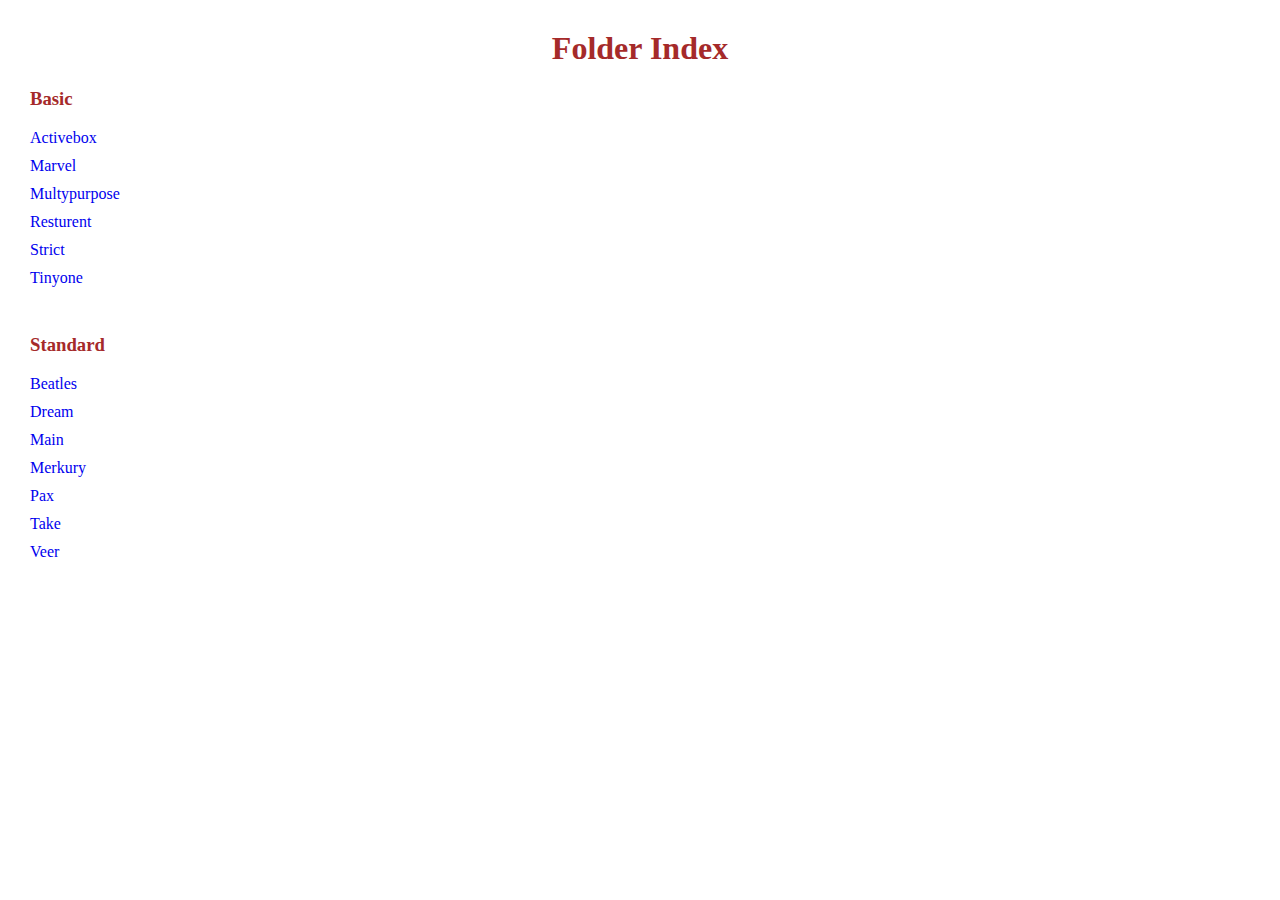
<file: index.html>
<!DOCTYPE html>
<html>
  <head>
    <meta charset="UTF-8" />
    <title>Folder Index</title>
    <style>
      /* Optional CSS styles for better appearance */
      body {
        font-family: Tahoma;
        margin: 30px;
      }

      h1 {
        text-align: center;
        color:brown;
      }

      h3 {
        color:brown;
      }

      ul {
        list-style-type: none;
        padding: 0;
      }

      li {
        margin-bottom: 10px;
      }

      a {
        text-decoration: none;
      }
    </style>
  </head>
  <body>
    <h1>Folder Index</h1>
    <ul id="folderList">
      <!-- Add a list item for each subfolder -->
      <h3>Basic</h3>
      <li><a href="Basic PSD/activebox/index.html" target="_blank">Activebox</a></li>
      <li><a href="Basic PSD/marvel/index.html" target="_blank">Marvel</a></li>
      <li><a href="Basic PSD/Multypurpose/index.html" target="_blank">Multypurpose</a></li>
      <li><a href="Basic PSD/resturent/index.html" target="_blank">Resturent</a></li>
      <li><a href="Basic PSD/strict/index.html" target="_blank">Strict</a></li>
      <li><a href="Basic PSD/tinyone/index.html" target="_blank">Tinyone</a></li>
      <br />
      <h3>Standard</h3>
      <li><a href="Standard PSD/beatles/index.html" target="_blank">Beatles</a></li>
      <li><a href="Standard PSD/dream/index.html" target="_blank">Dream</a></li>
      <li><a href="Standard PSD/main/index.html" target="_blank">Main</a></li>
      <li><a href="Standard PSD/merkury/index.html" target="_blank">Merkury</a></li>
      <li><a href="Standard PSD/Pax/index.html" target="_blank">Pax</a></li>
      <li><a href="Standard PSD/Take/index.html" target="_blank">Take</a></li>
      <li><a href="Standard PSD/veer/index.html" target="_blank">Veer</a></li>
      <!-- Add more list items for additional subfolders as needed -->
    </ul>
  </body>
</html>
</file>
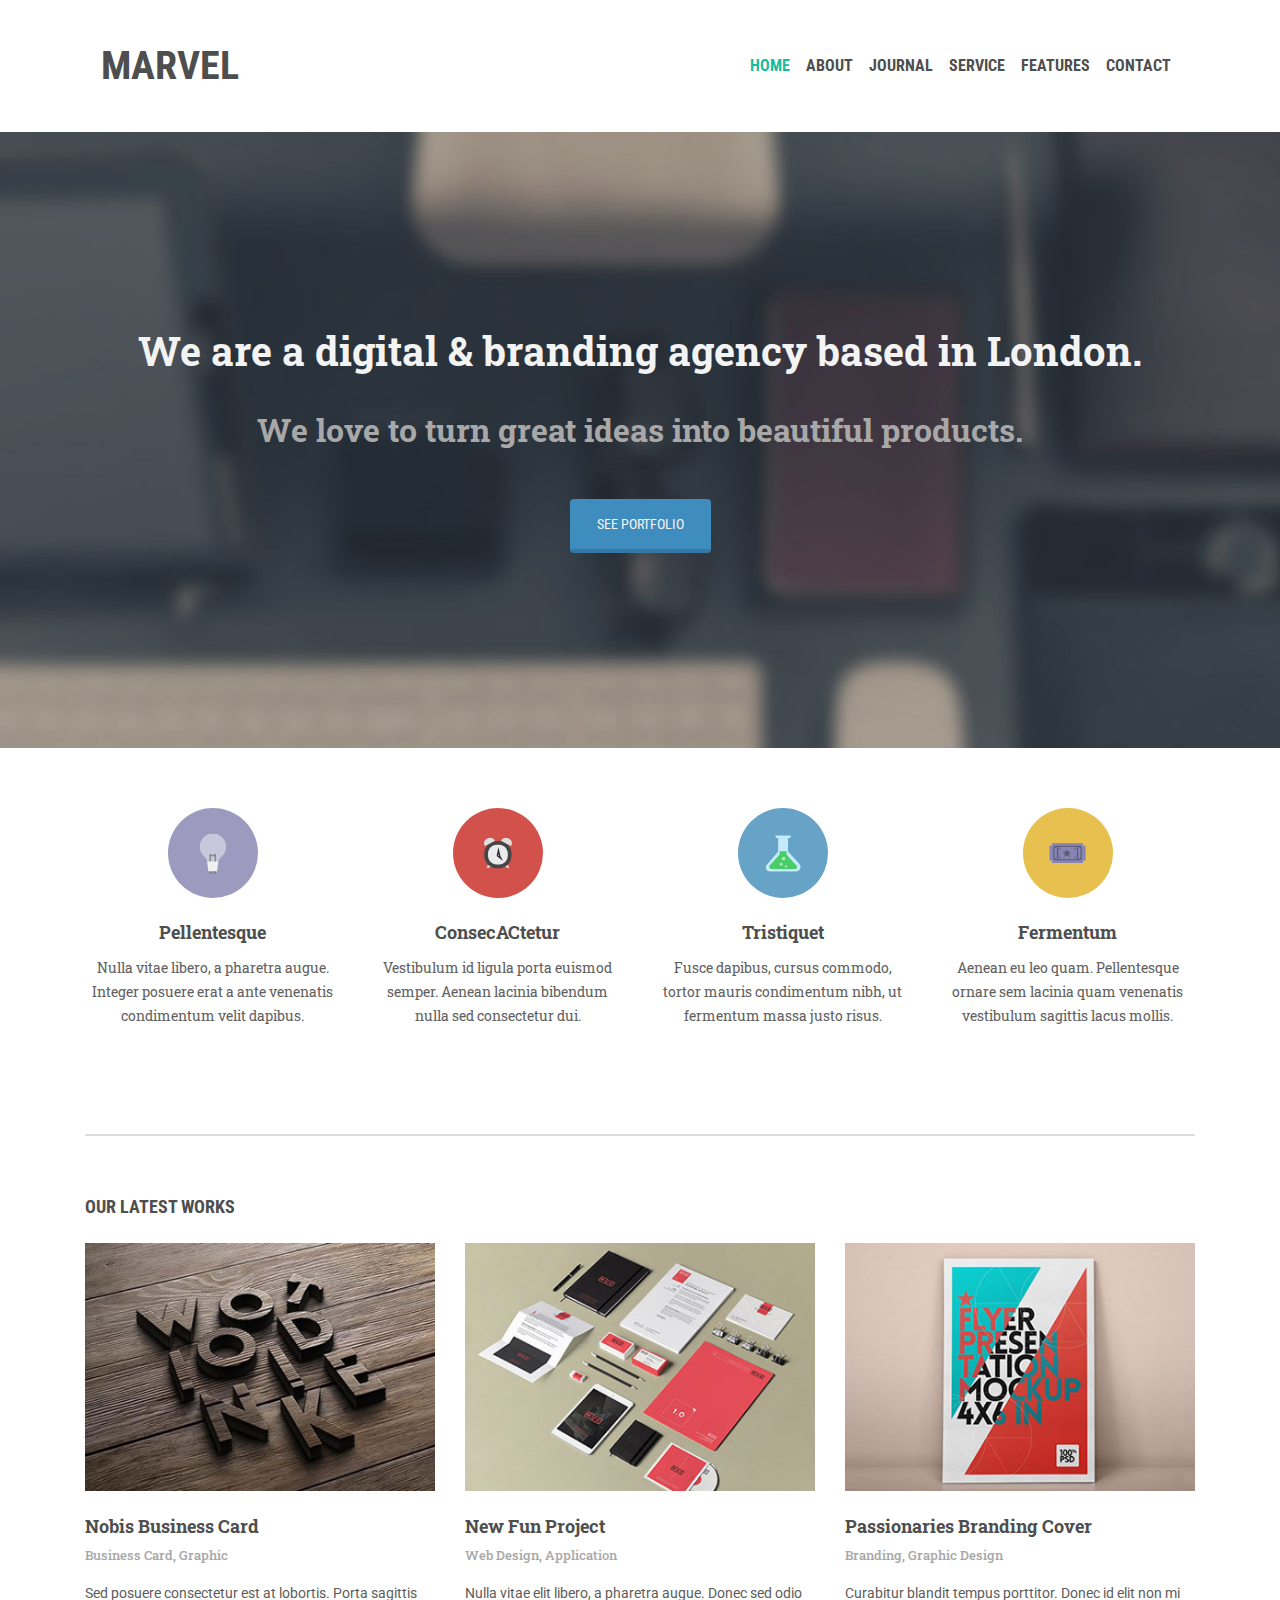
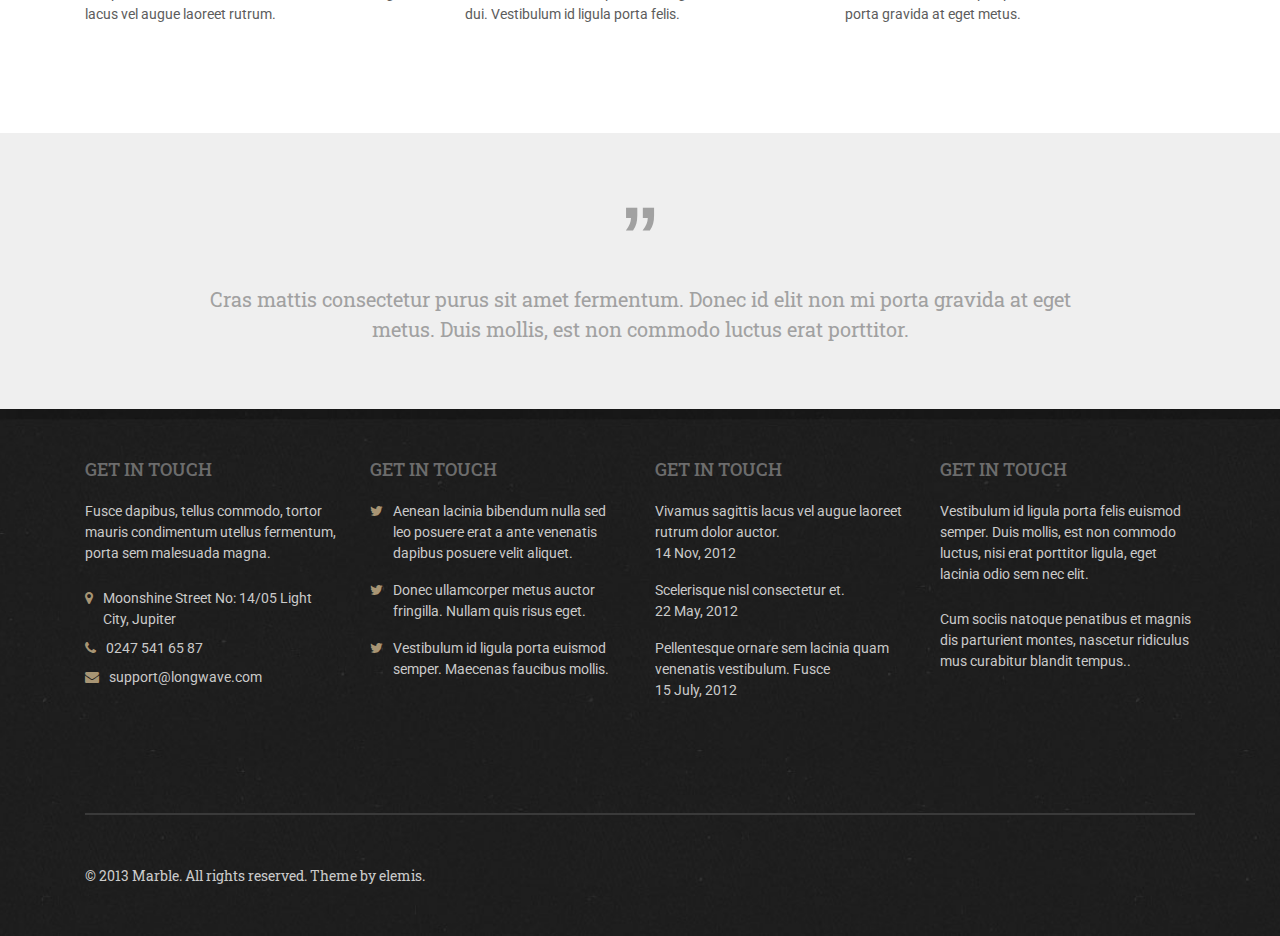
<file: Basic PSD/marvel/index.html>
<!doctype html>
<html lang="en">

    <head>
        <meta charset="utf-8">
        <meta name="viewport" content="width=device-width, initial-scale=1, shrink-to-fit=no">
        <link rel="stylesheet" href="https://stackpath.bootstrapcdn.com/bootstrap/4.4.1/css/bootstrap.min.css">
        <link href="https://fonts.googleapis.com/css?family=Roboto+Slab:400,700display=swap" rel="stylesheet">
        <link href="https://fonts.googleapis.com/css?family=Roboto+Condensed:400,700&display=swap" rel="stylesheet">
        <link href="https://fonts.googleapis.com/css?family=Roboto:400,700&display=swap" rel="stylesheet">
        <link href="https://stackpath.bootstrapcdn.com/font-awesome/4.7.0/css/font-awesome.min.css" rel="stylesheet">
        <title>MARVEL</title>
        <link rel="stylesheet" href="css/style.css">
    </head>

    <body>

        <header>
            <div class="container">
                <nav class="navbar navbar-expand-lg">
                    <a class="navbar-brand" href="#">MARVEL</a>
                    <button class="navbar-toggler" type="button" data-toggle="collapse"
                        data-target="#navbarSupportedContent" aria-controls="navbarSupportedContent"
                        aria-expanded="false" aria-label="Toggle navigation">
                        <span class="navbar-toggler-icon"><i class="fa fa-bars" aria-hidden="true"></i></span>
                    </button>

                    <div class="collapse navbar-collapse" id="navbarSupportedContent">
                        <ul class="navbar-nav ml-auto">
                            <li class="nav-item">
                                <a class="nav-link active" href="#">Home <span class="sr-only">(current)</span></a>
                            </li>
                            <li class="nav-item">
                                <a class="nav-link" href="#">About</a>
                            </li>
                            <li class="nav-item">
                                <a class="nav-link" href="#">Journal</a>
                            </li>
                            <li class="nav-item">
                                <a class="nav-link" href="#">Service</a>
                            </li>
                            <li class="nav-item">
                                <a class="nav-link" href="#">Features</a>
                            </li>
                            <li class="nav-item">
                                <a class="nav-link" href="#">Contact</a>
                            </li>
                        </ul>
                    </div>
                </nav>
            </div>
        </header>

        <!-- header part ends -->

        <section id="banner">
            <div class="banner_overlay">
                <div class="container banner_content">
                    <h1 class="text-center">
                        We are a digital & branding agency based in London.
                    </h1>
                    <h2 class="text-center">
                        We love to turn great ideas into beautiful products.
                    </h2>
                    <div class="d-flex justify-content-center">
                        <a href="#" class="btn">SEE PORTFOLIO</a>
                    </div>
                </div>
            </div>
        </section>

        <!-- banner part ends -->

        <section class="container">
            <div id="service">
                <div class="row">
                    <div class="col-lg-3 col-md-6 col-sm-6 col-12 mb-5">
                        <div class="text-center service_content">
                            <div class="icon mx-auto">
                                <img src="images/icon1.png" alt="icon">
                            </div>
                            <h3>
                                Pellentesque
                            </h3>
                            <p>
                                Nulla vitae libero, a pharetra augue. Integer posuere erat a ante venenatis
                                condimentum
                                velit dapibus.
                            </p>
                        </div>
                    </div>
                    <div class="col-lg-3 col-md-6 col-sm-6 col-12 mb-5">
                        <div class="text-center service_content">
                            <div class="icon icon2 mx-auto">
                                <img src="images/icon2.png" alt="icon">
                            </div>
                            <h3>
                                ConsecACtetur
                            </h3>
                            <p>
                                Vestibulum id ligula porta euismod semper. Aenean lacinia bibendum nulla sed
                                consectetur
                                dui.
                            </p>
                        </div>
                    </div>
                    <div class="col-lg-3 col-md-6 col-sm-6 col-12 mb-5">
                        <div class="text-center service_content">
                            <div class="icon icon3 mx-auto">
                                <img src="images/icon3.png" alt="icon">
                            </div>
                            <h3>
                                Tristiquet
                            </h3>
                            <p>
                                Fusce dapibus, cursus commodo, tortor mauris condimentum nibh, ut fermentum massa
                                justo
                                risus.
                            </p>
                        </div>
                    </div>
                    <div class="col-lg-3 col-md-6 col-sm-6 col-12 mb-5">
                        <div class="text-center service_content">
                            <div class="icon icon4 mx-auto">
                                <img src="images/icon4.png" alt="icon">
                            </div>
                            <h3>
                                Fermentum
                            </h3>
                            <p>
                                Aenean eu leo quam. Pellentesque ornare sem lacinia quam venenatis vestibulum
                                sagittis
                                lacus mollis.
                            </p>
                        </div>
                    </div>
                </div>
            </div>
        </section>

        <!-- service part ends -->

        <section id="work">
            <div class="container">
                <h4>
                    OUR LATEST WORKS
                </h4>
                <div class="row">
                    <div class="col-lg-4 col-md-6 col-sm-12 col-12 mb-5 work_content">
                        <img src="images/work1.jpg" alt="works" class="img-fluid w-100">
                        <h5>
                            Nobis Business Card
                        </h5>
                        <h6>
                            Business Card, Graphic
                        </h6>
                        <p>
                            Sed posuere consectetur est at lobortis. Porta sagittis lacus vel augue laoreet rutrum.
                        </p>
                    </div>
                    <div class="col-lg-4 col-md-6 col-sm-12 col-12 mb-5 work_content">
                        <img src="images/work2.jpg" alt="works" class="img-fluid w-100">
                        <h5>
                            New Fun Project
                        </h5>
                        <h6>
                            Web Design, Application
                        </h6>
                        <p>
                            Nulla vitae elit libero, a pharetra augue. Donec sed odio dui. Vestibulum id ligula porta
                            felis.
                        </p>
                    </div>
                    <div class="col-lg-4 col-md-6 col-sm-12 col-12 mb-5 work_content">
                        <img src="images/work3.jpg" alt="works" class="img-fluid w-100">
                        <h5>
                            Passionaries Branding Cover
                        </h5>
                        <h6>
                            Branding, Graphic Design
                        </h6>
                        <p>
                            Curabitur blandit tempus porttitor. Donec id elit non mi porta gravida at eget metus.
                        </p>
                    </div>
                </div>
            </div>
        </section>

        <!-- work part ends -->

        <section id="last_word">
            <div class="container">
                <div class="last_word_content">
                    <h6 class="text-center">
                        ”
                    </h6>
                    <p class="text-center">
                        Cras mattis consectetur purus sit amet fermentum. Donec id elit non mi porta gravida at eget
                        metus.
                        Duis
                        mollis, est non commodo luctus erat porttitor.
                    </p>
                </div>
            </div>
        </section>

        <!-- last word part ends -->

        <footer>
            <div class="container">
                <div class="footer_top">
                    <div class="row">
                        <div class="col-lg-3 col-md-6 col-sm-6 col-12 mb-5 text-white">
                            <h4>
                                GET IN TOUCH
                            </h4>
                            <p class="pb-4">
                                Fusce dapibus, tellus commodo, tortor mauris condimentum utellus fermentum, porta sem
                                malesuada magna.
                            </p>
                            <div class="d-flex pb-2">
                                <p>
                                    <i class="fa fa-map-marker" aria-hidden="true"></i>
                                </p>
                                <p>
                                    Moonshine Street No: 14/05
                                    Light City, Jupiter
                                </p>
                            </div>
                            <div class="d-flex pb-2">
                                <p>
                                    <i class="fa fa-phone" aria-hidden="true"></i>
                                </p>
                                <p>
                                    0247 541 65 87
                                </p>
                            </div>
                            <div class="d-flex pb-2">
                                <p>
                                    <i class="fa fa-envelope" aria-hidden="true"></i>
                                </p>
                                <p>
                                    support@longwave.com
                                </p>
                            </div>
                        </div>
                        <div class="col-lg-3 col-md-6 col-sm-6 col-12 mb-5 text-white">
                            <h4>
                                GET IN TOUCH
                            </h4>
                            <div class="d-flex pb-3">
                                <p>
                                    <i class="fa fa-twitter" aria-hidden="true"></i>
                                </p>
                                <p>
                                    Aenean lacinia bibendum nulla sed leo posuere erat a ante venenatis dapibus posuere
                                    velit aliquet.
                                </p>
                            </div>
                            <div class="d-flex pb-3">
                                <p>
                                    <i class="fa fa-twitter" aria-hidden="true"></i>
                                </p>
                                <p>
                                    Donec ullamcorper metus auctor fringilla. Nullam quis risus eget.
                                </p>
                            </div>
                            <div class="d-flex pb-3">
                                <p>
                                    <i class="fa fa-twitter" aria-hidden="true"></i>
                                </p>
                                <p>
                                    Vestibulum id ligula porta euismod semper. Maecenas faucibus mollis.
                                </p>
                            </div>
                        </div>
                        <div class="col-lg-3 col-md-6 col-sm-6 col-12 mb-5 text-white">
                            <h4>
                                GET IN TOUCH
                            </h4>
                            <div class="pb-3">
                                <p>
                                    Vivamus sagittis lacus vel augue laoreet rutrum dolor auctor.
                                </p>
                                <p>
                                    14 Nov, 2012
                                </p>
                            </div>
                            <div class="pb-3">
                                <p>
                                    Scelerisque nisl consectetur et.
                                </p>
                                <p>
                                    22 May, 2012
                                </p>
                            </div>
                            <div class="pb-3">
                                <p>
                                    Pellentesque ornare sem lacinia quam venenatis vestibulum. Fusce
                                </p>
                                <p>
                                    15 July, 2012
                                </p>
                            </div>
                        </div>
                        <div class="col-lg-3 col-md-6 col-sm-6 col-12 mb-5 text-white">
                            <h4>
                                GET IN TOUCH
                            </h4>
                            <p class="pb-4">
                                Vestibulum id ligula porta felis euismod semper. Duis mollis, est non commodo luctus,
                                nisi erat porttitor ligula, eget lacinia odio sem nec elit.
                            </p>
                            <p>
                                Cum sociis natoque penatibus et magnis dis parturient montes, nascetur ridiculus mus
                                curabitur blandit tempus..
                            </p>
                        </div>
                    </div>
                </div>
                <div class="footer_bottom">
                    <p>
                        &copy; 2013 Marble. All rights reserved. Theme by elemis.
                    </p>
                </div>
            </div>
        </footer>

        <script src="https://code.jquery.com/jquery-3.4.1.slim.min.js"></script>
        <script src="https://cdn.jsdelivr.net/npm/popper.js@1.16.0/dist/umd/popper.min.js"></script>
        <script src="https://stackpath.bootstrapcdn.com/bootstrap/4.4.1/js/bootstrap.min.js"></script>
    </body>

</html>
</file>
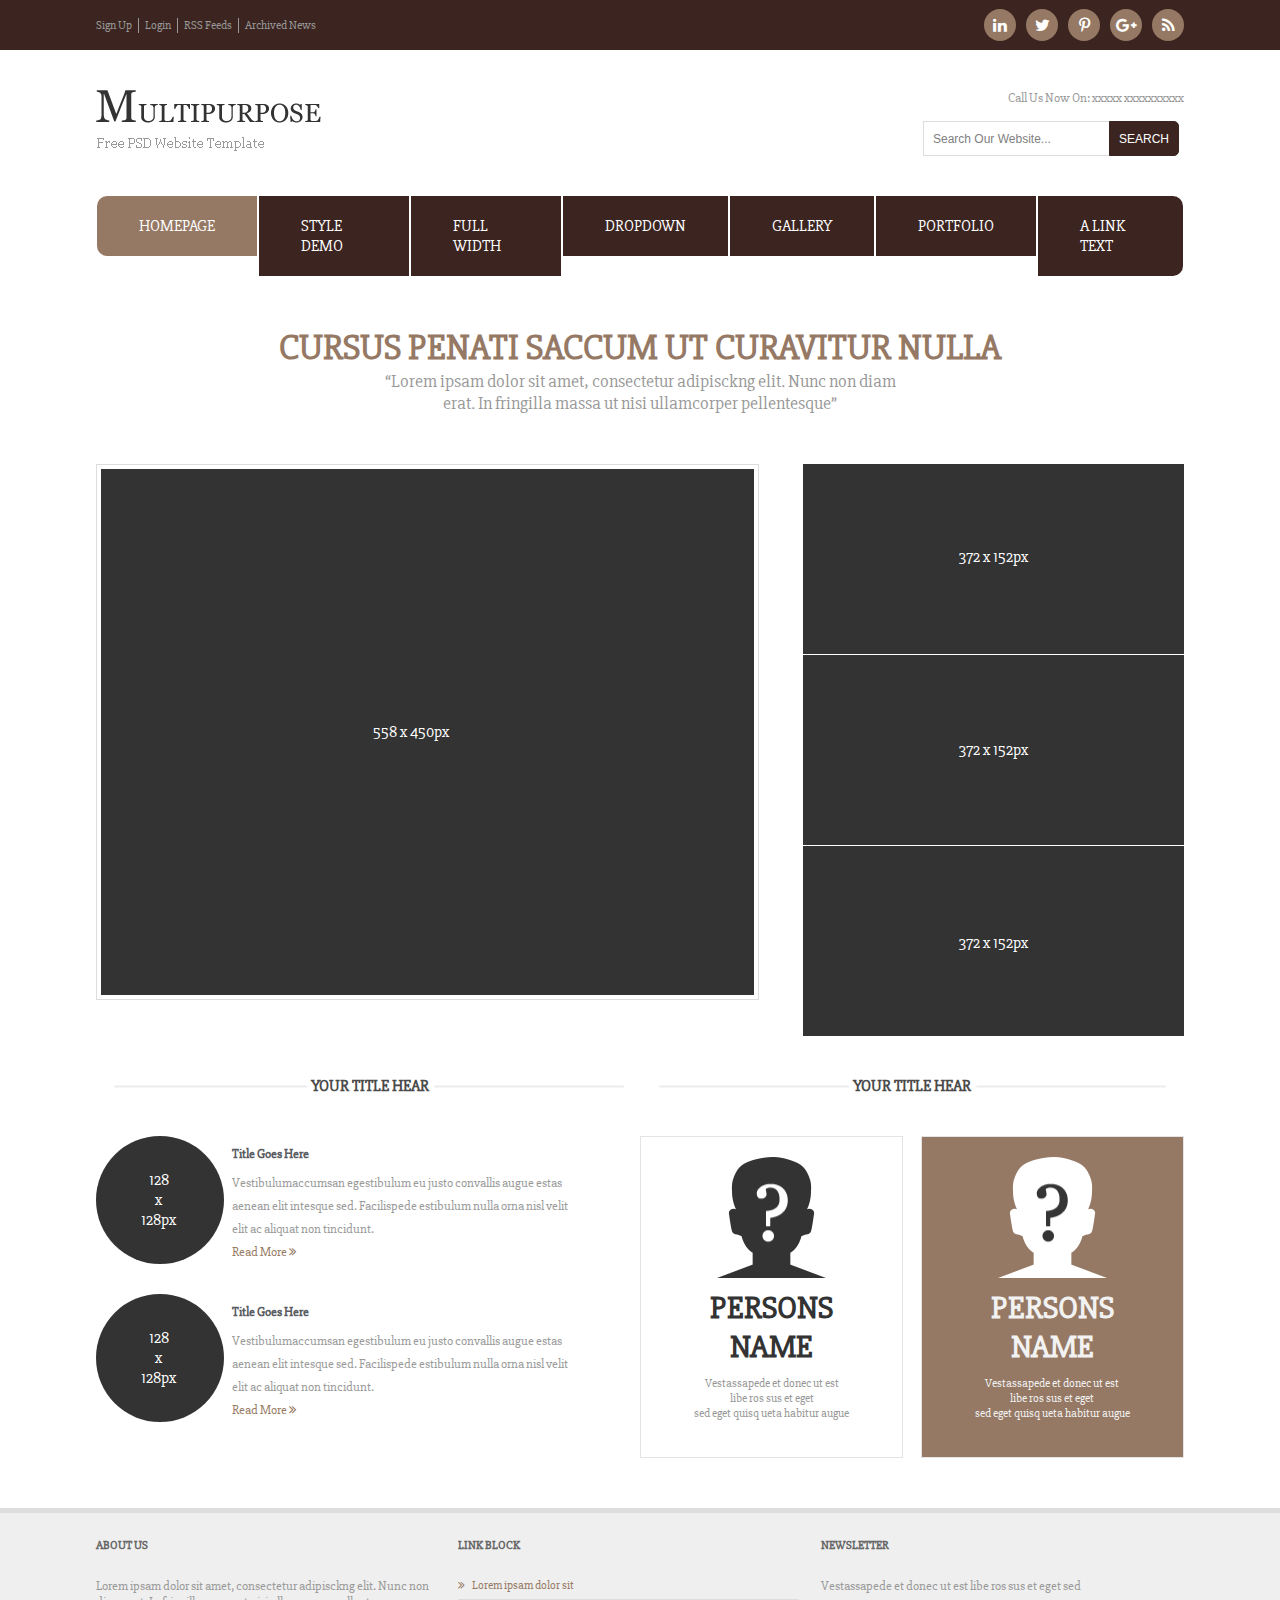
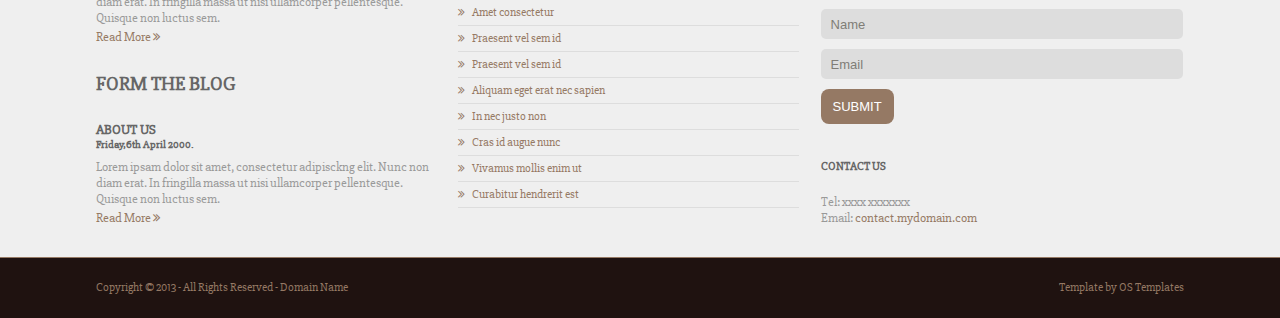
<file: Basic PSD/Multypurpose/index.html>
<!DOCTYPE html>
<html lang="en">

<head>
    <meta charset="UTF-8">
    <title>psd to html</title>
    <link href="https://stackpath.bootstrapcdn.com/font-awesome/4.7.0/css/font-awesome.min.css" rel="stylesheet" integrity="sha384-wvfXpqpZZVQGK6TAh5PVlGOfQNHSoD2xbE+QkPxCAFlNEevoEH3Sl0sibVcOQVnN" crossorigin="anonymous">
    <link rel="stylesheet" href="css/style.css">
</head>

<body>
    <header id="header">
        <div class="container">
            <div class="header_left">
                <ul>
                    <li><a href="#">Sign Up</a></li>
                    <li><a href="#">Login</a></li>
                    <li><a href="#">RSS Feeds</a></li>
                    <li><a href="#">Archived News</a></li>
                </ul>
            </div>
            <div class="header_right">
                <ul>
                    <li><a href="#"><i class="fa fa-linkedin" aria-hidden="true"></i></a></li>
                    <li><a href="#"><i class="fa fa-twitter" aria-hidden="true"></i></a></li>
                    <li><a href="#"><i class="fa fa-pinterest-p" aria-hidden="true"></i></a></li>
                    <li><a href="#"><i class="fa fa-google-plus" aria-hidden="true"></i></a></li>
                    <li><a href="#"><i class="fa fa-rss" aria-hidden="true"></i></a></li>
                </ul>
            </div>
            <div class="clear"></div>
        </div>
    </header>
    <section id="search_area">
        <div class="container">
            <div class="logo">
                <img src="images/logo.png" class="img-fluid" alt="logo.png">
            </div>
            <div class="search">
                <a href="tel:019000000000">Call Us Now On: xxxxx xxxxxxxxxx </a>
                <div class="form">
                    <form action="">
                        <input type="text" placeholder="Search Our Website...">
                        <button>SEARCH</button>
                    </form>
                </div>
            </div>
            <div class="clear"></div>
        </div>
    </section>
    <section id="menu_bar">
        <div class="container">
            <div class="menu">
                <ul>
                    <li><a href="#">HOMEPAGE</a></li>
                    <li><a href="#">STYLE DEMO</a></li>
                    <li><a href="#">FULL WIDTH</a></li>
                    <li><a href="#">DROPDOWN</a></li>
                    <li><a href="#">GALLERY</a></li>
                    <li><a href="#">PORTFOLIO</a></li>
                    <li><a href="#">A LINK TEXT</a></li>
                </ul>
            </div>
        </div>
    </section>
    <section id="heading">
        <div class="container">
            <div class="heading_content">
                <h1>CURSUS PENATI SACCUM UT CURAVITUR NULLA</h1>
                <p><q>Lorem ipsam dolor sit amet, consectetur adipisckng elit. Nunc non diam
                        <br>erat. In fringilla massa ut nisi ullamcorper pellentesque</q>
                </p>
            </div>
        </div>
    </section>
    <section id="gallery">
        <div class="container">
            <div class="gallery_left">
                <img src="images/558×450.jpg" alt="" class="img-fluid">
                <p> 558 x 450px</p>
            </div>
            <div class="gallery_right">
                <img src="images/372×152.jpg" alt="" class="img-fluid">
                <p class="one">372 x 152px</p>
                <img src="images/372×152.jpg" alt="" class="img-fluid">
                <p class="two">372 x 152px</p>
                <img src="images/372×152.jpg" alt="" class="img-fluid no_padding">
                <p class="three">372 x 152px</p>
            </div>
            <div class="clear"></div>
        </div>
    </section>
    <section id="about">
        <div class="container">
            <div class="about_left">
                <h2>YOUR TITLE HEAR</h2>
                <div class="about_left_top">
                    <div class="about_left_top_img">
                        <img src="images/128×128.jpg" alt="" class="img-fluid">
                        <p>128<br>x<br>128px</p>
                    </div>
                    <div class="about_left_top_info">
                        <h3>Title Goes Here</h3>
                        <p>Vestibulumaccumsan egestibulum eu justo convallis augue estas <br>aenean elit intesque sed. Facilispede estibulum nulla orna nisl velit <br>elit ac aliquat non tincidunt.</p>
                        <a href="#">Read More <i class="fa fa-angle-double-right" aria-hidden="true"></i></a>
                    </div>
                </div>
                <div class="about_left_bottom">
                    <div class="about_left_bottom_img">
                        <img src="images/128×128.jpg" alt="" class="img-fluid">
                        <p>128<br>x<br>128px</p>
                    </div>
                    <div class="about_left_bottom_info">
                        <h3>Title Goes Here</h3>
                        <p>Vestibulumaccumsan egestibulum eu justo convallis augue estas <br>aenean elit intesque sed. Facilispede estibulum nulla orna nisl velit <br>elit ac aliquat non tincidunt.</p>
                        <a href="#">Read More <i class="fa fa-angle-double-right" aria-hidden="true"></i></a>
                    </div>
                </div>
            </div>
            <div class="about_right">
                <h2>YOUR TITLE HEAR</h2>
                <div class="user">
                    <img src="images/user.png" alt="" class="img-fluid">
                    <div class="question_mark">
                        <img src="images/question.png" alt="" class="">
                    </div>
                    <h3>PERSONS<br>
                        NAME
                    </h3>
                    <p>Vestassapede et donec ut est<br>libe ros sus et eget<br>sed eget quisq ueta habitur augue</p>
                </div>
                <div class="user2">
                    <img src="images/user2.png" alt="" class="img-fluid">
                    <div class="question_mark">
                        <img src="images/question2.png" alt="" class="">
                    </div>
                    <h3>PERSONS<br>
                        NAME
                    </h3>
                    <p>Vestassapede et donec ut est<br>libe ros sus et eget<br>sed eget quisq ueta habitur augue</p>
                </div>
                <div class="clear"></div>
            </div>
            <div class="clear"></div>
        </div>
    </section>

    <div id="contact">
        <div class="container">
            <div class="contact_main">
                <div class="contact_one">
                    <h3>ABOUT US</h3>
                    <p>Lorem ipsam dolor sit amet, consectetur adipisckng elit. Nunc non diam
                        erat. In fringilla massa ut nisi ullamcorper pellentesque. Quisque non luctus sem.</p>

                    <a href="#">Read More <i class="fa fa-angle-double-right" aria-hidden="true"></i></a>
                    <h2>FORM THE BLOG</h2>
                    <h4>ABOUT US</h4>
                    <h6>Friday,6th April 2000.</h6>
                    <p>Lorem ipsam dolor sit amet, consectetur adipisckng elit. Nunc non diam
                        erat. In fringilla massa ut nisi ullamcorper pellentesque. Quisque non luctus sem.</p>

                    <a href="#">Read More <i class="fa fa-angle-double-right" aria-hidden="true"></i></a>

                </div>
                <div class="contact_two">
                    <h3>LINK BLOCK</h3>

                    <ul>
                        <li><i class="fa fa-angle-double-right" aria-hidden="true"></i> Lorem ipsam dolor sit</li>
                        <li><i class="fa fa-angle-double-right" aria-hidden="true"></i> Amet consectetur</li>
                        <li><i class="fa fa-angle-double-right" aria-hidden="true"></i> Praesent vel sem id</li>
                        <li><i class="fa fa-angle-double-right" aria-hidden="true"></i> Praesent vel sem id</li>
                        <li><i class="fa fa-angle-double-right" aria-hidden="true"></i> Aliquam eget erat nec sapien</li>
                        <li><i class="fa fa-angle-double-right" aria-hidden="true"></i> In nec justo non</li>
                        <li><i class="fa fa-angle-double-right" aria-hidden="true"></i> Cras id augue nunc</li>
                        <li><i class="fa fa-angle-double-right" aria-hidden="true"></i> Vivamus mollis enim ut</li>
                        <li><i class="fa fa-angle-double-right" aria-hidden="true"></i> Curabitur hendrerit est</li>
                    </ul>
                </div>
                <div class="contact_three">
                    <h3>NEWSLETTER</h3>
                    <p>Vestassapede et donec ut est libe ros sus et eget sed</p>
                    <form>
                        <input type="text" placeholder="Name" required>
                        <input type="email" placeholder="Email" required>
                        <button type="submit" value="submit">SUBMIT</button>
                    </form>
                    <h5>CONTACT US</h5>
                    <p>Tel: xxxx xxxxxxx</p>
                    <p>Email: <span>contact.mydomain.com</span></p>
                </div>
                <div class="clear"> </div>
            </div>
        </div>
    </div>
    <footer>
        <div class="container">
            <p class="footer_left">Copyright &copy; 2013 - All Rights Reserved - Domain Name</p>
            <p class="footer_right">Template by OS Templates</p>
        </div>
    </footer>
</body>

</html>
</file>
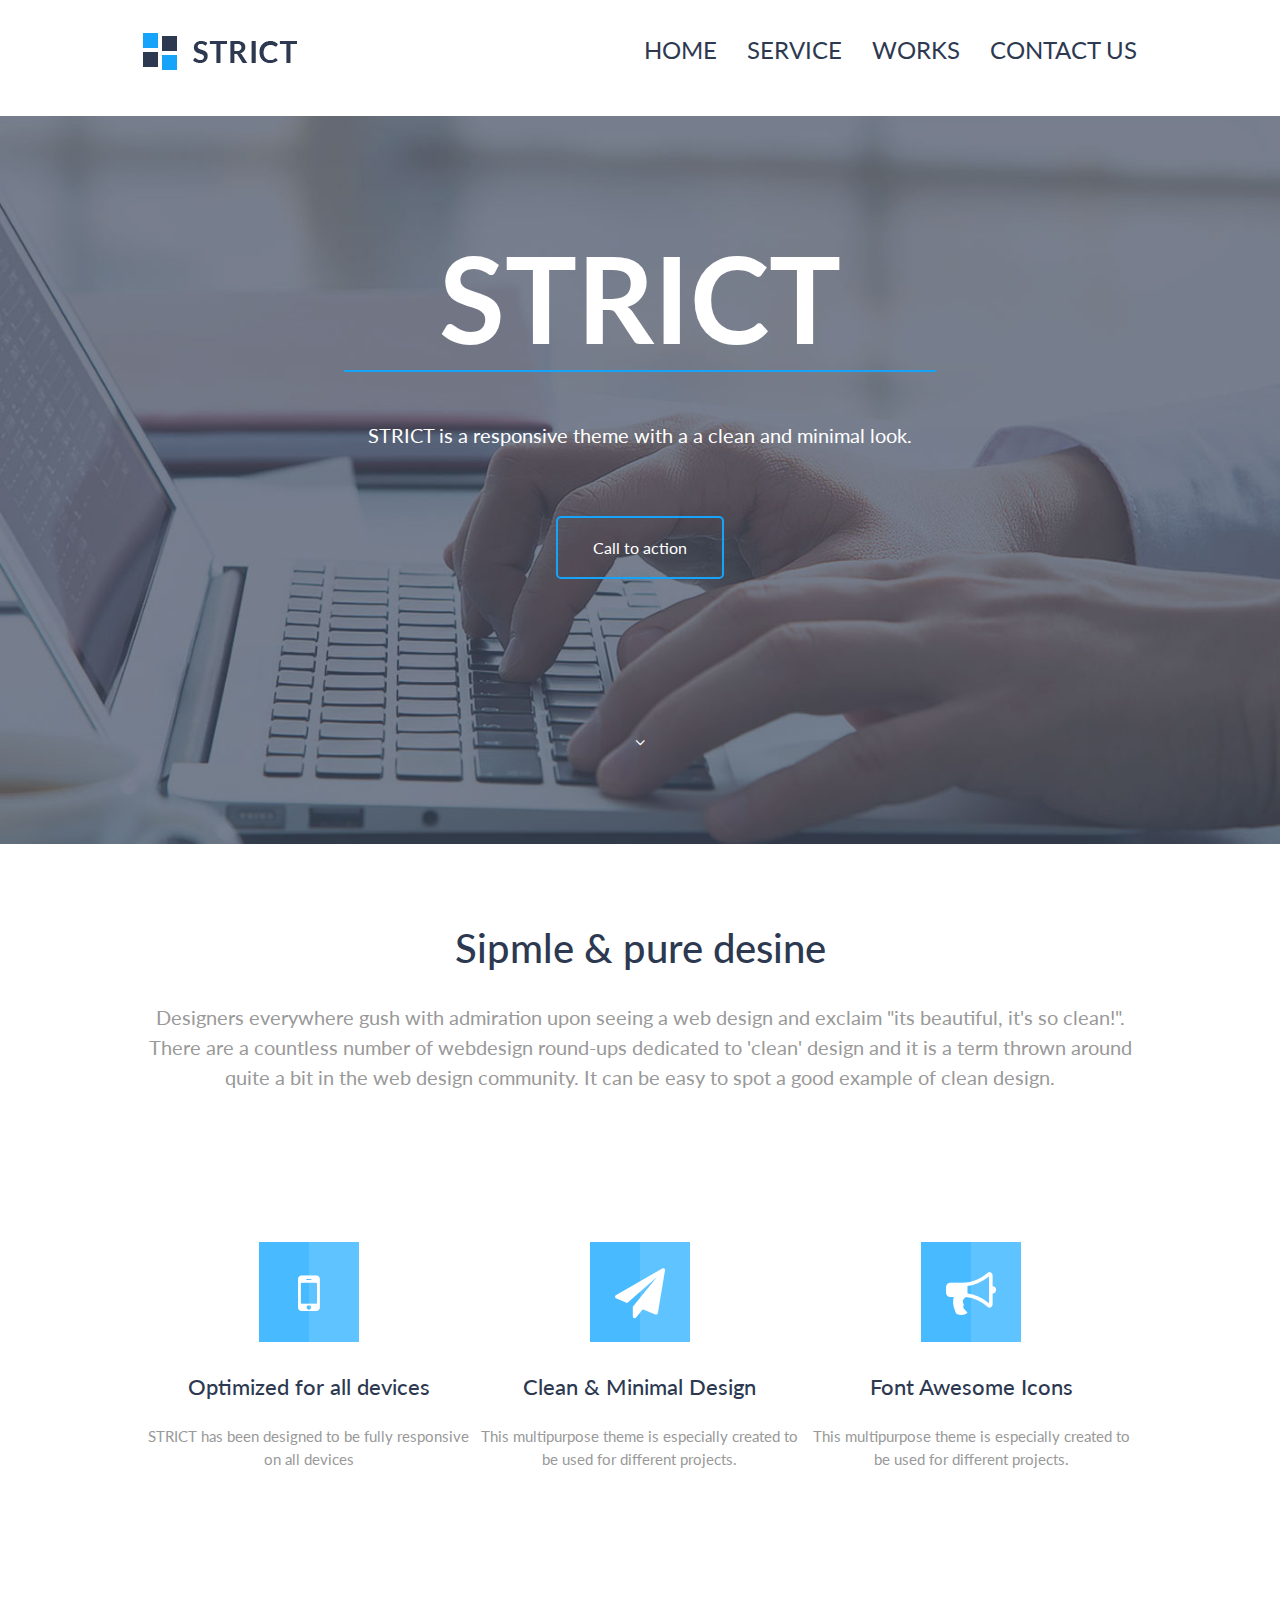
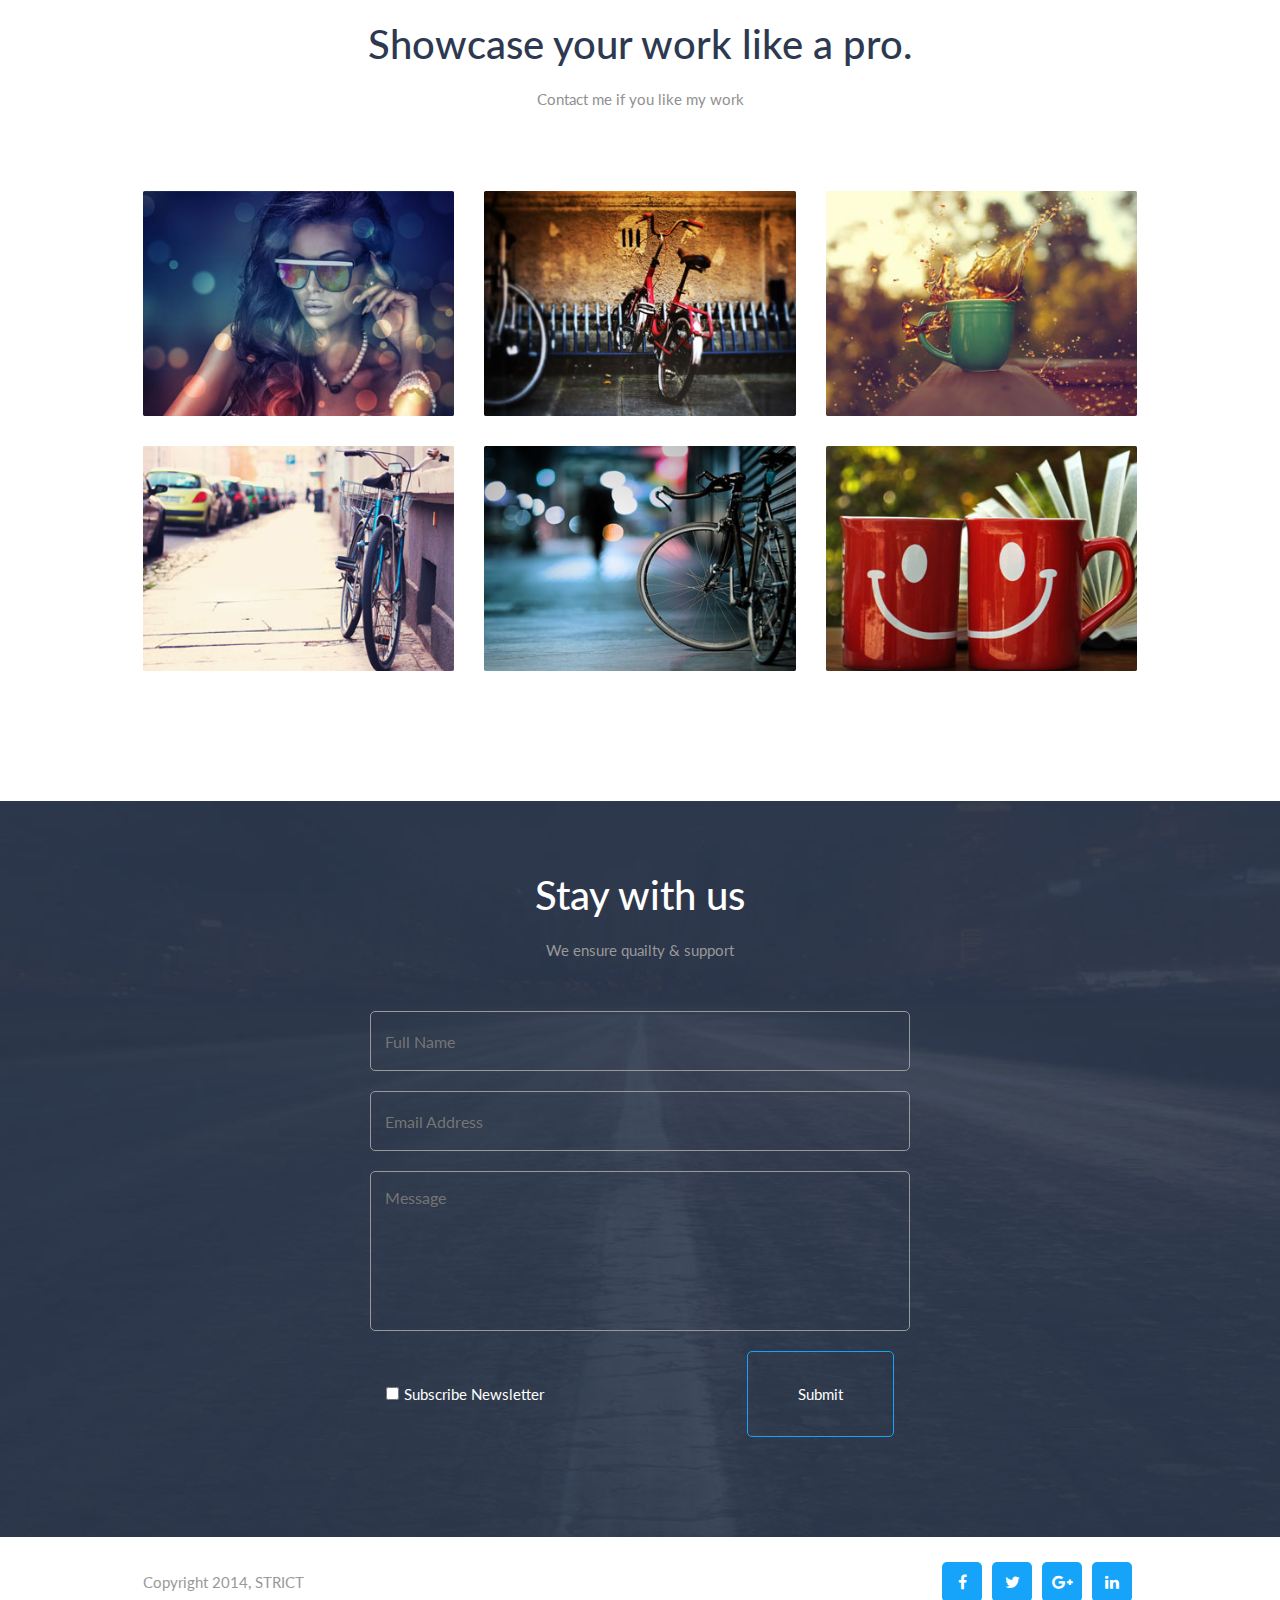
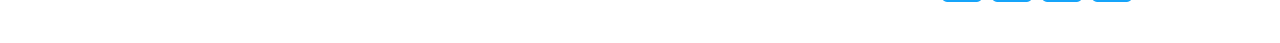
<file: Basic PSD/strict/index.html>
<!DOCTYPE html>
<html lang="zxx">

    <head>
        <meta charset="UTF-8">
        <title>STRICT</title>
        <link href="https://stackpath.bootstrapcdn.com/font-awesome/4.7.0/css/font-awesome.min.css" rel="stylesheet">
        <link href="https://fonts.googleapis.com/css?family=Lato:400,700&display=swap" rel="stylesheet">
        <link rel="stylesheet" href="https://stackpath.bootstrapcdn.com/bootstrap/4.4.1/css/bootstrap.min.css">
        <link rel="stylesheet" href="css/style.css">
    </head>

    <body>
        <header>
            <div class="container">
                <div class="logo">
                    <a href="index.html"><img src="images/logo.png" alt="logo" class="img-fluid"></a>
                </div>
                <nav class="nav">
                    <ul>
                        <li><a href="#banner">HOME</a></li>
                        <li><a href="#service">SERVICE</a></li>
                        <li><a href="#portfolio">WORKS</a></li>
                        <li><a href="#contact">CONTACT <span>US</span></a></li>
                    </ul>
                </nav>
                <div class="clear"></div>
            </div>
        </header>
        <section id="banner">
            <div class="bnr_overlay">
                <div class="container">
                    <div class="bnr_content">
                        <h1>STRICT</h1>
                        <p>STRICT is a responsive theme with a a clean and minimal look.</p>
                        <a href="#" class="button">Call to action</a>
                        <div class="next_section">
                            <a href="#"><i class="fa fa-angle-down" aria-hidden="true"></i></a>
                        </div>
                    </div>
                </div>
            </div>
        </section>
        <section id="service">
            <div class="container">
                <div class="service_heading">
                    <h2>Sipmle & pure desine</h2>
                    <p>Designers everywhere gush with admiration upon seeing a web design and exclaim "its beautiful,
                        it's
                        so
                        clean!". There are a countless number of webdesign round-ups dedicated to 'clean' design and it
                        is a
                        term thrown around quite a bit in the web design community. It can be easy to spot a good
                        example of
                        clean design.</p>
                </div>
                <div class="service_one">
                    <div class="service_icon">
                        <a href="#">
                            <i class="fa fa-mobile" aria-hidden="true"></i>
                        </a>
                    </div>
                    <h3>Optimized for all devices</h3>
                    <p>STRICT has been designed to be fully
                        responsive on all devices</p>
                </div>
                <div class="service_two">
                    <div class="service_icon">
                        <a href="#">
                            <i class="fa fa-paper-plane" aria-hidden="true"></i>
                        </a>
                    </div>
                    <h3>Clean & Minimal Design</h3>
                    <p>This multipurpose theme is especially created
                        to be used for different projects.</p>
                </div>
                <div class="service_three">
                    <div class="service_icon">
                        <a href="#">
                            <i class="fa fa-bullhorn" aria-hidden="true"></i>
                        </a>
                    </div>
                    <h3>Font Awesome Icons</h3>
                    <p>This multipurpose theme is especially created
                        to be used for different projects.</p>
                </div>
                <div class="clear"></div>
            </div>
        </section>
        <section id="portfolio">
            <div class="container">
                <div class="portflio_heading">
                    <h2>Showcase your work like a pro.</h2>
                    <p> Contact me if you like my work</p>
                </div>
                <div class="row">
                    <div class="col-lg-4 col-md-6 col-md-6 col-sm-6 col-12 mb-30">
                        <div class="gly">
                            <img src="images/portfolio_img (1).jpg" alt="gly_img" class="img-fluid w-100">
                            <div class="gly_icon">
                                <a href="images/portfolio_img (1).jpg" target="_blank"><i class="fa fa-search-plus"
                                        aria-hidden="true"></i></a>
                                <a href="#"><i class="fa fa-link" aria-hidden="true"></i></a>
                            </div>
                        </div>
                    </div>
                    <div class="col-lg-4 col-md-6 col-md-6 col-sm-6 col-12 mb-30">
                        <div class="gly">
                            <img src="images/portfolio_img (2).jpg" alt="gly_img" class="img-fluid w-100">
                            <div class="gly_icon">
                                <a href="images/portfolio_img (2).jpg" target="_blank"><i class="fa fa-search-plus"
                                        aria-hidden="true"></i></a>
                                <a href="#"><i class="fa fa-link" aria-hidden="true"></i></a>
                            </div>
                        </div>
                    </div>
                    <div class="col-lg-4 col-md-6 col-md-6 col-sm-6 col-12 mb-30">
                        <div class="gly">
                            <img src="images/portfolio_img (3).jpg" alt="gly_img" class="img-fluid w-100">
                            <div class="gly_icon">
                                <a href="images/portfolio_img (3).jpg" target="_blank"><i class="fa fa-search-plus"
                                        aria-hidden="true"></i></a>
                                <a href="#"><i class="fa fa-link" aria-hidden="true"></i></a>
                            </div>
                        </div>
                    </div>
                    <div class="col-lg-4 col-md-6 col-md-6 col-sm-6 col-12 mb-30">
                        <div class="gly">
                            <img src="images/portfolio_img (4).jpg" alt="gly_img" class="img-fluid w-100">
                            <div class="gly_icon">
                                <a href="images/portfolio_img (4).jpg" target="_blank"><i class="fa fa-search-plus"
                                        aria-hidden="true"></i></a>
                                <a href="#"><i class="fa fa-link" aria-hidden="true"></i></a>
                            </div>
                        </div>
                    </div>
                    <div class="col-lg-4 col-md-6 col-md-6 col-sm-6 col-12 mb-30">
                        <div class="gly">
                            <img src="images/portfolio_img (5).jpg" alt="gly_img" class="img-fluid w-100">
                            <div class="gly_icon">
                                <a href="images/portfolio_img (5).jpg" target="_blank"><i class="fa fa-search-plus"
                                        aria-hidden="true"></i></a>
                                <a href="#"><i class="fa fa-link" aria-hidden="true"></i></a>
                            </div>
                        </div>
                    </div>
                    <div class="col-lg-4 col-md-6 col-md-6 col-sm-6 col-12 mb-30">
                        <div class="gly">
                            <img src="images/portfolio_img (6).jpg" alt="gly_img" class="img-fluid w-100">
                            <div class="gly_icon">
                                <a href="images/portfolio_img (6).jpg" target="_blank"><i class="fa fa-search-plus"
                                        aria-hidden="true"></i></a>
                                <a href="#"><i class="fa fa-link" aria-hidden="true"></i></a>
                            </div>
                        </div>
                    </div>
                </div>
            </div>
        </section>
        <section id="contact">
            <div class="contact_overlay">
                <div class="container">
                    <div class="contact_heading">
                        <h2>Stay with us</h2>
                        <p>We ensure quailty & support</p>
                    </div>
                    <form>
                        <input type="text" placeholder="Full Name" required>
                        <input type="email" placeholder="Email Address" required>
                        <textarea placeholder="Message"></textarea>
                        <div class="form_footer">
                            <input id="check" type="checkbox"><label for="check">Subscribe Newsletter</label>
                            <button>Submit</button>
                        </div>
                    </form>
                </div>
            </div>
        </section>
        <footer id="footer">
            <div class="container">
                <div class="copyright">
                    <p>Copyright 2014, STRICT</p>
                </div>
                <div class="social">
                    <div class="social_icon">
                        <a href="#"><i class="fa fa-facebook" aria-hidden="true"></i></a>
                    </div>
                    <div class="social_icon">
                        <a href="#"><i class="fa fa-twitter" aria-hidden="true"></i></a>
                    </div>
                    <div class="social_icon">
                        <a href="#"><i class="fa fa-google-plus" aria-hidden="true"></i></a>
                    </div>
                    <div class="social_icon">
                        <a href="#"><i class="fa fa-linkedin" aria-hidden="true"></i></a>
                    </div>
                </div>
                <div class="clear"></div>
            </div>
        </footer>
    </body>

</html>
</file>
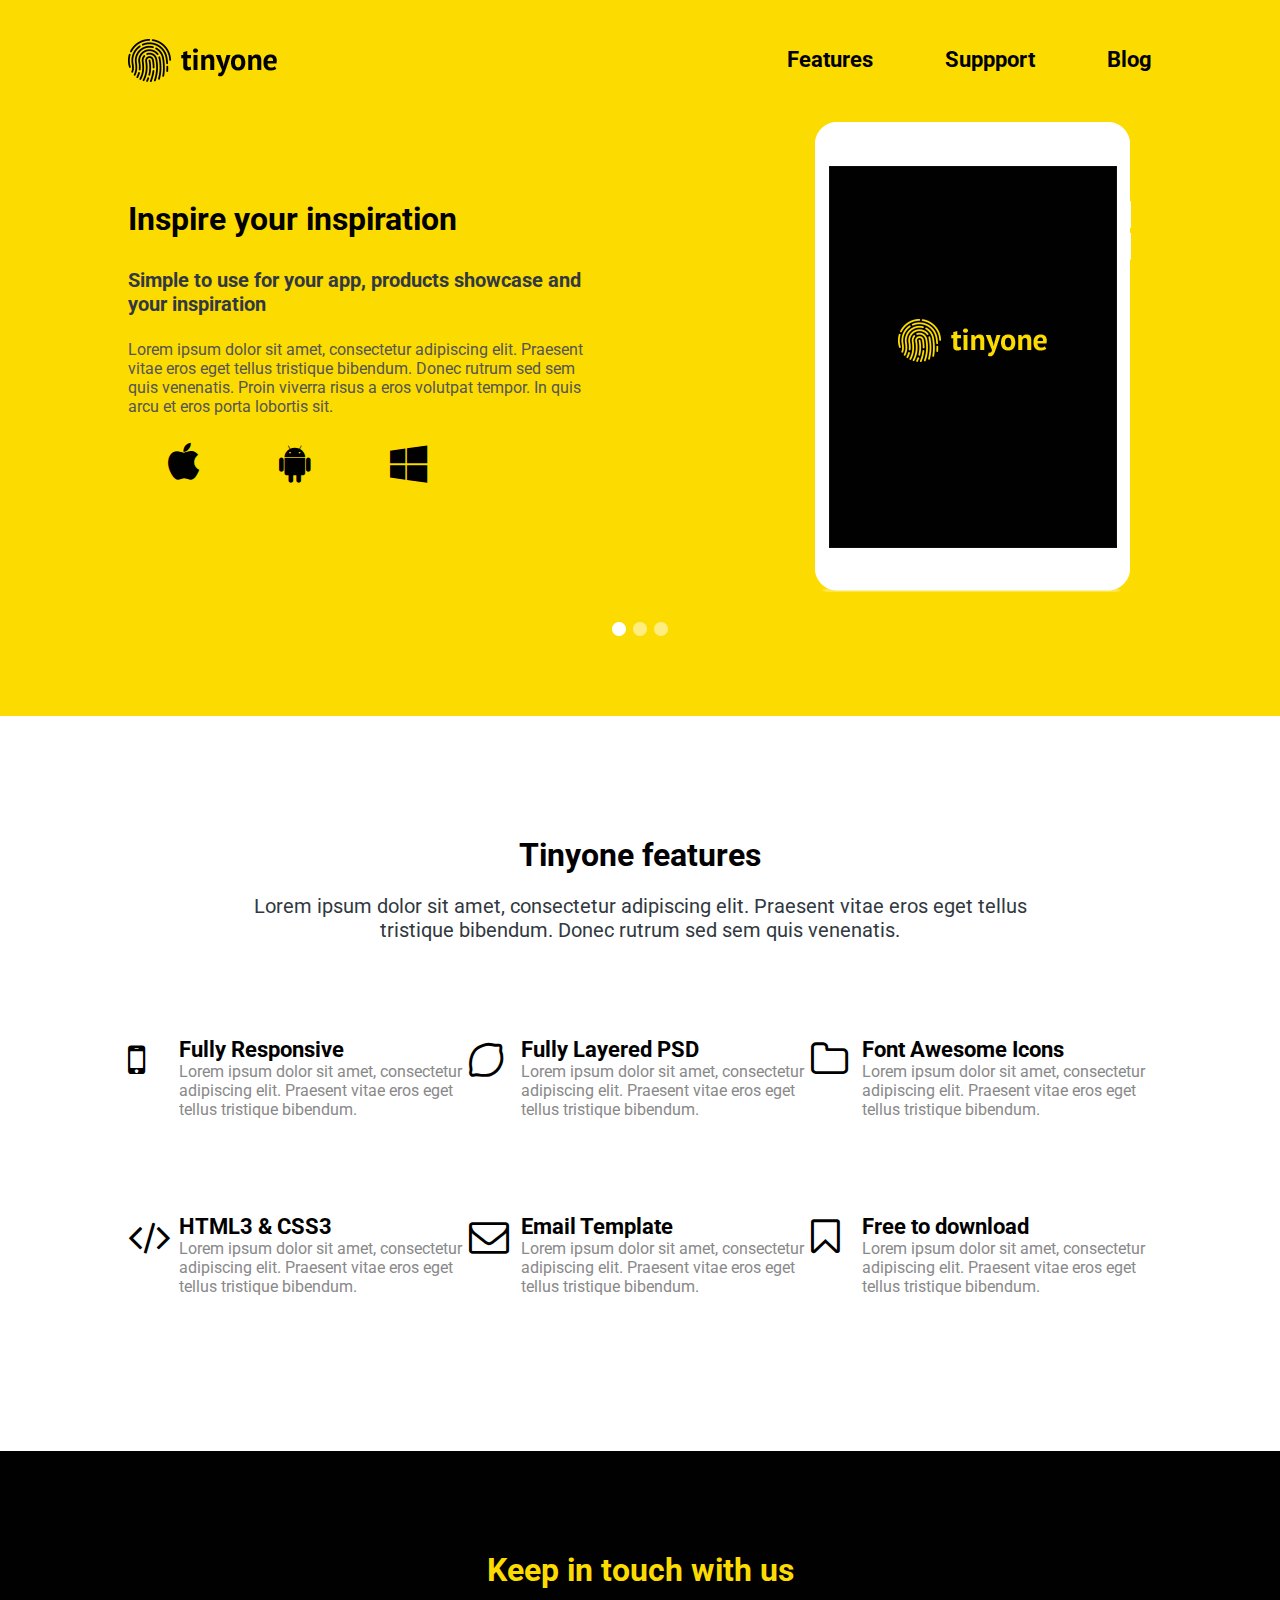
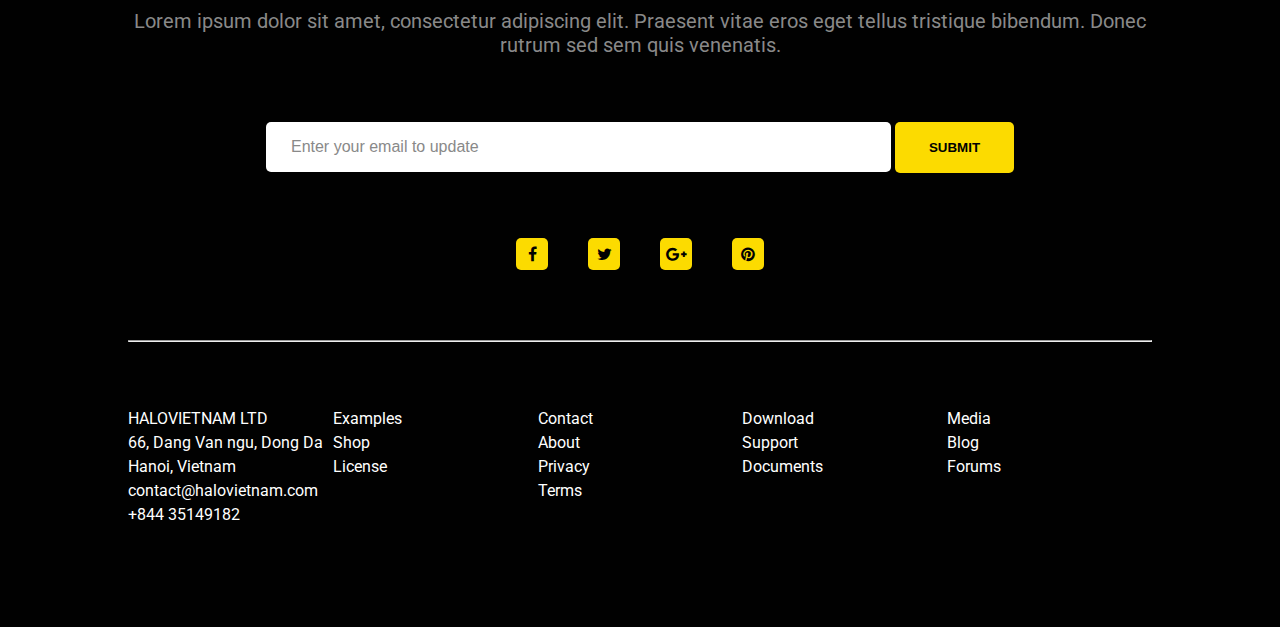
<file: Basic PSD/tinyone/index.html>
<!DOCTYPE html>
<html lang="zxx">

    <head>
        <meta charset="UTF-8">
        <title>Tinyone</title>
        <link href="https://stackpath.bootstrapcdn.com/font-awesome/4.7.0/css/font-awesome.min.css" rel="stylesheet"
            integrity="sha384-wvfXpqpZZVQGK6TAh5PVlGOfQNHSoD2xbE+QkPxCAFlNEevoEH3Sl0sibVcOQVnN" crossorigin="anonymous">
        <link rel="stylesheet" href="css/style.css">
    </head>

    <body>
        <header id="header">
            <!-- nav bar -->
            <nav id="nav">
                <div class="container">
                    <!-- logo -->
                    <div class="logo">
                        <a href="index.html"><img src="images/logo.png" alt="logo" class="img-fluid"></a>
                    </div>
                    <!-- menu -->
                    <div class="menu">
                        <ul>
                            <li><a href="#features">Features</a></li>
                            <li><a href="#form">Suppport</a></li>
                            <li><a href="#footer_widgets">Blog</a></li>
                        </ul>
                    </div>
                </div>
                <div class="clear"></div>
            </nav>
            <section id="banner" class="banner">
                <div class="bnr_overlay">
                    <div class="container">
                        <div class="bnr_content">
                            <!-- banner info -->
                            <div class="bnr_info">
                                <h1>Inspire your inspiration</h1>
                                <H4>Simple to use for your app, products showcase and your inspiration</H4>
                                <p>Lorem ipsum dolor sit amet, consectetur adipiscing elit. Praesent vitae eros eget
                                    tellus
                                    tristique bibendum. Donec rutrum sed sem quis venenatis. Proin viverra risus a eros
                                    volutpat
                                    tempor. In quis arcu et eros porta lobortis sit.
                                </p>
                                <ul>
                                    <li><a href="#"><i class="fa fa-apple" aria-hidden="true"></i></a></li>
                                    <li><a href="#"><i class="fa fa-android" aria-hidden="true"></i></a></li>
                                    <li><a href="#"><i class="fa fa-windows" aria-hidden="true"></i></a></li>
                                </ul>
                            </div>
                            <!-- banner img -->
                            <div class="bnr_img">
                                <img src="images/bnr_img.png" alt="bnr_img" class="img-fluid">
                            </div>
                            <div class="clear"></div>
                        </div>
                    </div>
                    <!-- slider under working -->
                    <div class="slider">
                        <img src="images/slider.png" alt="slider">
                    </div>
                </div>
            </section>
        </header>
        <main id="features">
            <div class="container">
                <!-- main section heading -->
                <div class="features_heading">
                    <h2>Tinyone features</h2>
                    <p>Lorem ipsum dolor sit amet, consectetur adipiscing elit. Praesent vitae eros eget tellus
                        tristique
                        bibendum. Donec rutrum sed sem quis venenatis.
                    </p>
                </div>
                <div class="feature_one">
                    <div class="ftr_icon"><i class="fa fa-mobile" aria-hidden="true"></i></div>
                    <div class="ftr_info">
                        <h3>Fully Responsive</h3>
                        <p>Lorem ipsum dolor sit amet, consectetur adipiscing elit. Praesent vitae eros eget tellus
                            tristique
                            bibendum.
                        </p>
                    </div>
                </div>
                <div class="feature_two">
                    <div class="ftr_icon"><i class="fa fa-lemon-o" aria-hidden="true"></i></div>
                    <div class="ftr_info">
                        <h3>Fully Layered PSD</h3>
                        <p>Lorem ipsum dolor sit amet, consectetur adipiscing elit. Praesent vitae eros eget tellus
                            tristique
                            bibendum.
                        </p>
                    </div>
                </div>
                <div class="feature_three">
                    <div class="ftr_icon"><i class="fa fa-folder-o" aria-hidden="true"></i></div>
                    <div class="ftr_info">
                        <h3>Font Awesome Icons</h3>
                        <p>Lorem ipsum dolor sit amet, consectetur adipiscing elit. Praesent vitae eros eget tellus
                            tristique
                            bibendum.
                        </p>
                    </div>
                </div>
                <div class="feature_four">
                    <div class="ftr_icon"><i class="fa fa-code" aria-hidden="true"></i></div>
                    <div class="ftr_info">
                        <h3>HTML3 & CSS3</h3>
                        <p>Lorem ipsum dolor sit amet, consectetur adipiscing elit. Praesent vitae eros eget tellus
                            tristique
                            bibendum.
                        </p>
                    </div>
                </div>
                <div class="feature_five">
                    <div class="ftr_icon"><i class="fa fa-envelope-o" aria-hidden="true"></i></div>
                    <div class="ftr_info">
                        <h3>Email Template</h3>
                        <p>Lorem ipsum dolor sit amet, consectetur adipiscing elit. Praesent vitae eros eget tellus
                            tristique
                            bibendum.
                        </p>
                    </div>
                </div>
                <div class="feature_six">
                    <div class="ftr_icon"><i class="fa fa-bookmark-o" aria-hidden="true"></i></div>
                    <div class="ftr_info">
                        <h3>Free to download</h3>
                        <p>Lorem ipsum dolor sit amet, consectetur adipiscing elit. Praesent vitae eros eget tellus
                            tristique
                            bibendum.
                        </p>
                    </div>
                </div>
                <div class="clear"></div>
            </div>
        </main>
        <footer id="footer">
            <div class="container">
                <div class="subscrible">
                    <!-- form email input -->
                    <div class="subscrible_heading">
                        <h2>Keep in touch with us</h2>
                        <p>Lorem ipsum dolor sit amet, consectetur adipiscing elit. Praesent vitae eros eget tellus
                            tristique
                            bibendum. Donec rutrum sed sem quis venenatis.
                        </p>
                        <form id="form">
                            <input type="email" placeholder="Enter your email to update" required>
                            <button type="submit">SUBMIT</button>
                        </form>
                    </div>
                    <!-- social icons -->
                    <div class="social_icon">
                        <div class="icon"><a href="#"><i class="fa fa-facebook" aria-hidden="true"></i></a></div>
                        <div class="icon"><a href="#"><i class="fa fa-twitter" aria-hidden="true"></i></a></div>
                        <div class="icon"><a href="#"><i class="fa fa-google-plus" aria-hidden="true"></i></a></div>
                        <div class="icon"><a href="#"><i class="fa fa-pinterest" aria-hidden="true"></i></a></div>
                    </div>
                    <hr>
                    <!-- contact / information / site links -->
                    <div class="footer_widgets" id="footer_widgets">
                        <ul>
                            <li><a href="#">HALOVIETNAM LTD</a></li>
                            <li><a href="#">66, Dang Van ngu, Dong Da Hanoi, Vietnam</a></li>
                            <li><a href="#">contact@halovietnam.com</a></li>
                            <li><a href="#">+844 35149182</a></li>
                        </ul>
                        <ul>
                            <li><a href="#">Examples</a></li>
                            <li><a href="#">Shop</a></li>
                            <li><a href="#">License</a></li>
                        </ul>
                        <ul>
                            <li><a href="#">Contact</a></li>
                            <li><a href="#">About</a></li>
                            <li><a href="#">Privacy</a></li>
                            <li><a href="#">Terms</a></li>
                        </ul>
                        <ul>
                            <li><a href="#">Download</a></li>
                            <li><a href="#">Support</a></li>
                            <li><a href="#">Documents</a></li>
                        </ul>
                        <ul>
                            <li><a href="#">Media</a></li>
                            <li><a href="#">Blog</a></li>
                            <li><a href="#">Forums</a></li>
                        </ul>
                        <div class="clear"></div>
                    </div>
                </div>
            </div>
        </footer>
    </body>

</html>
</file>
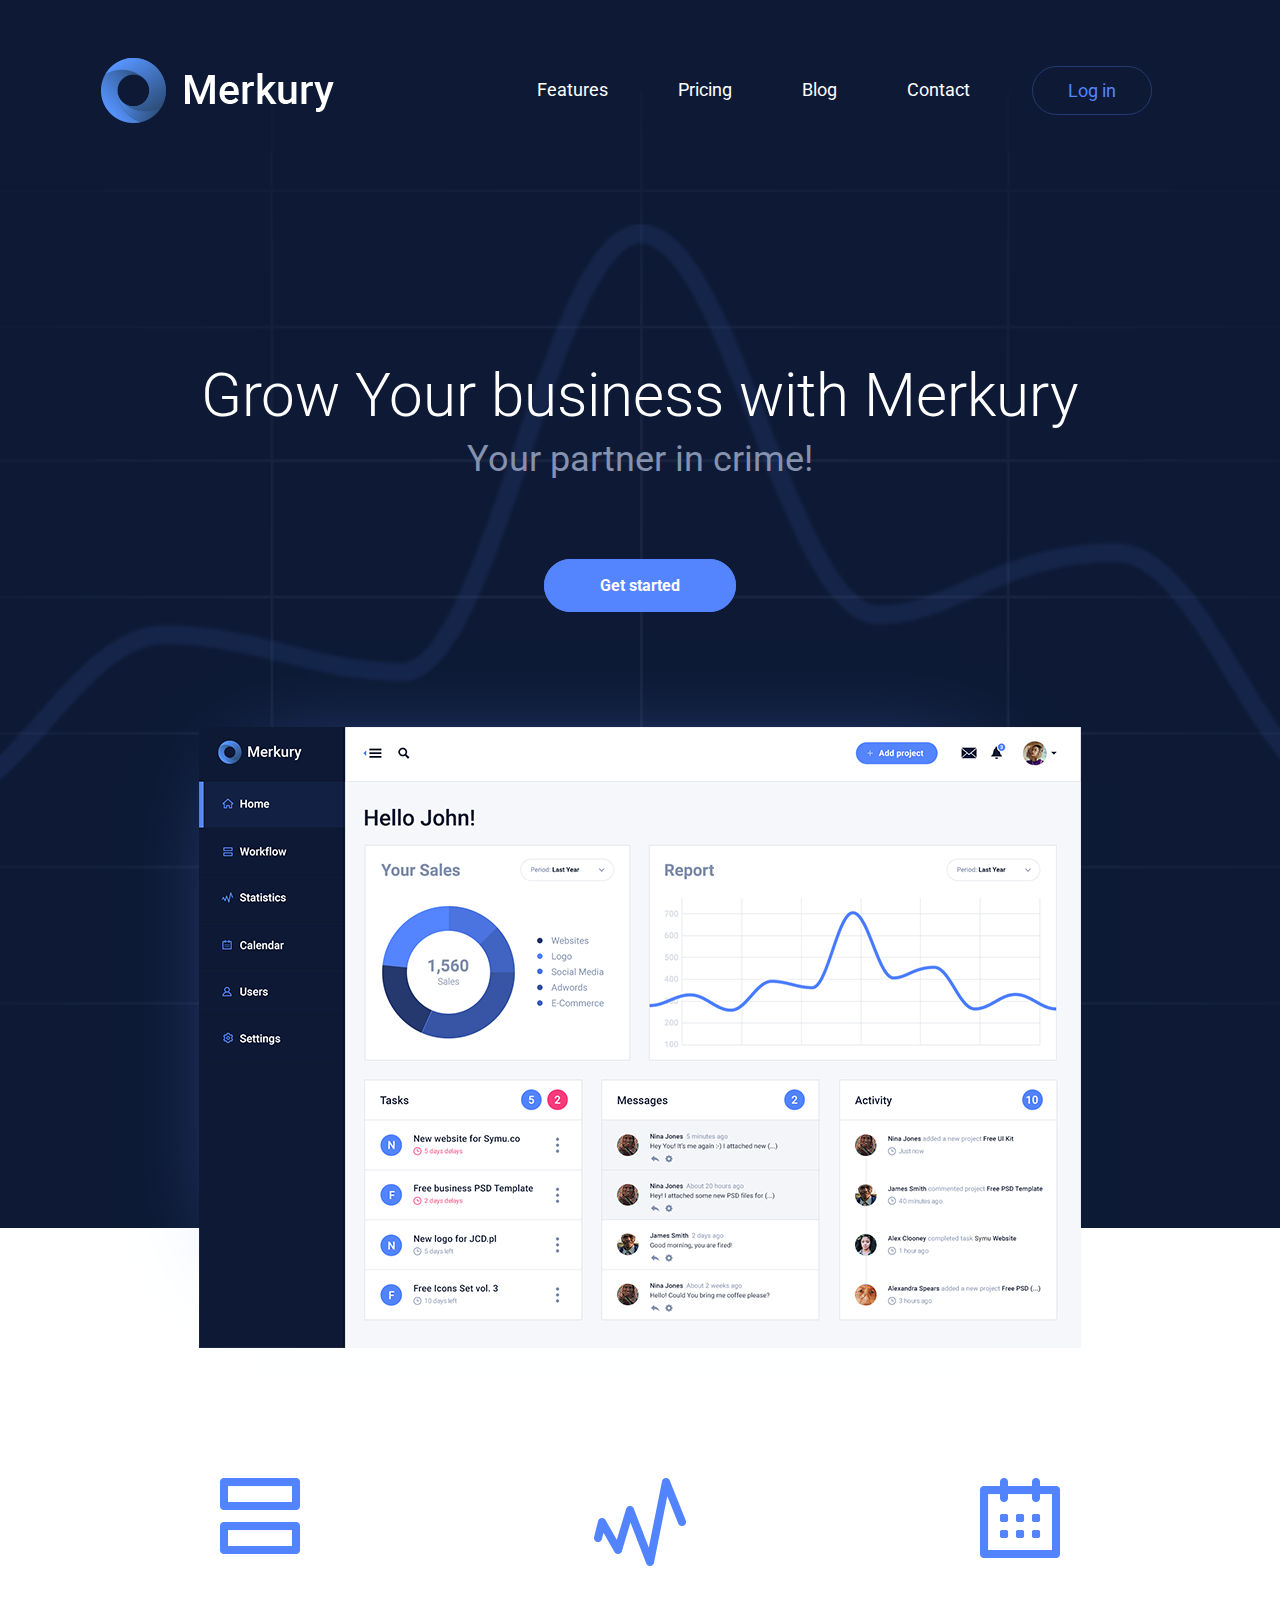
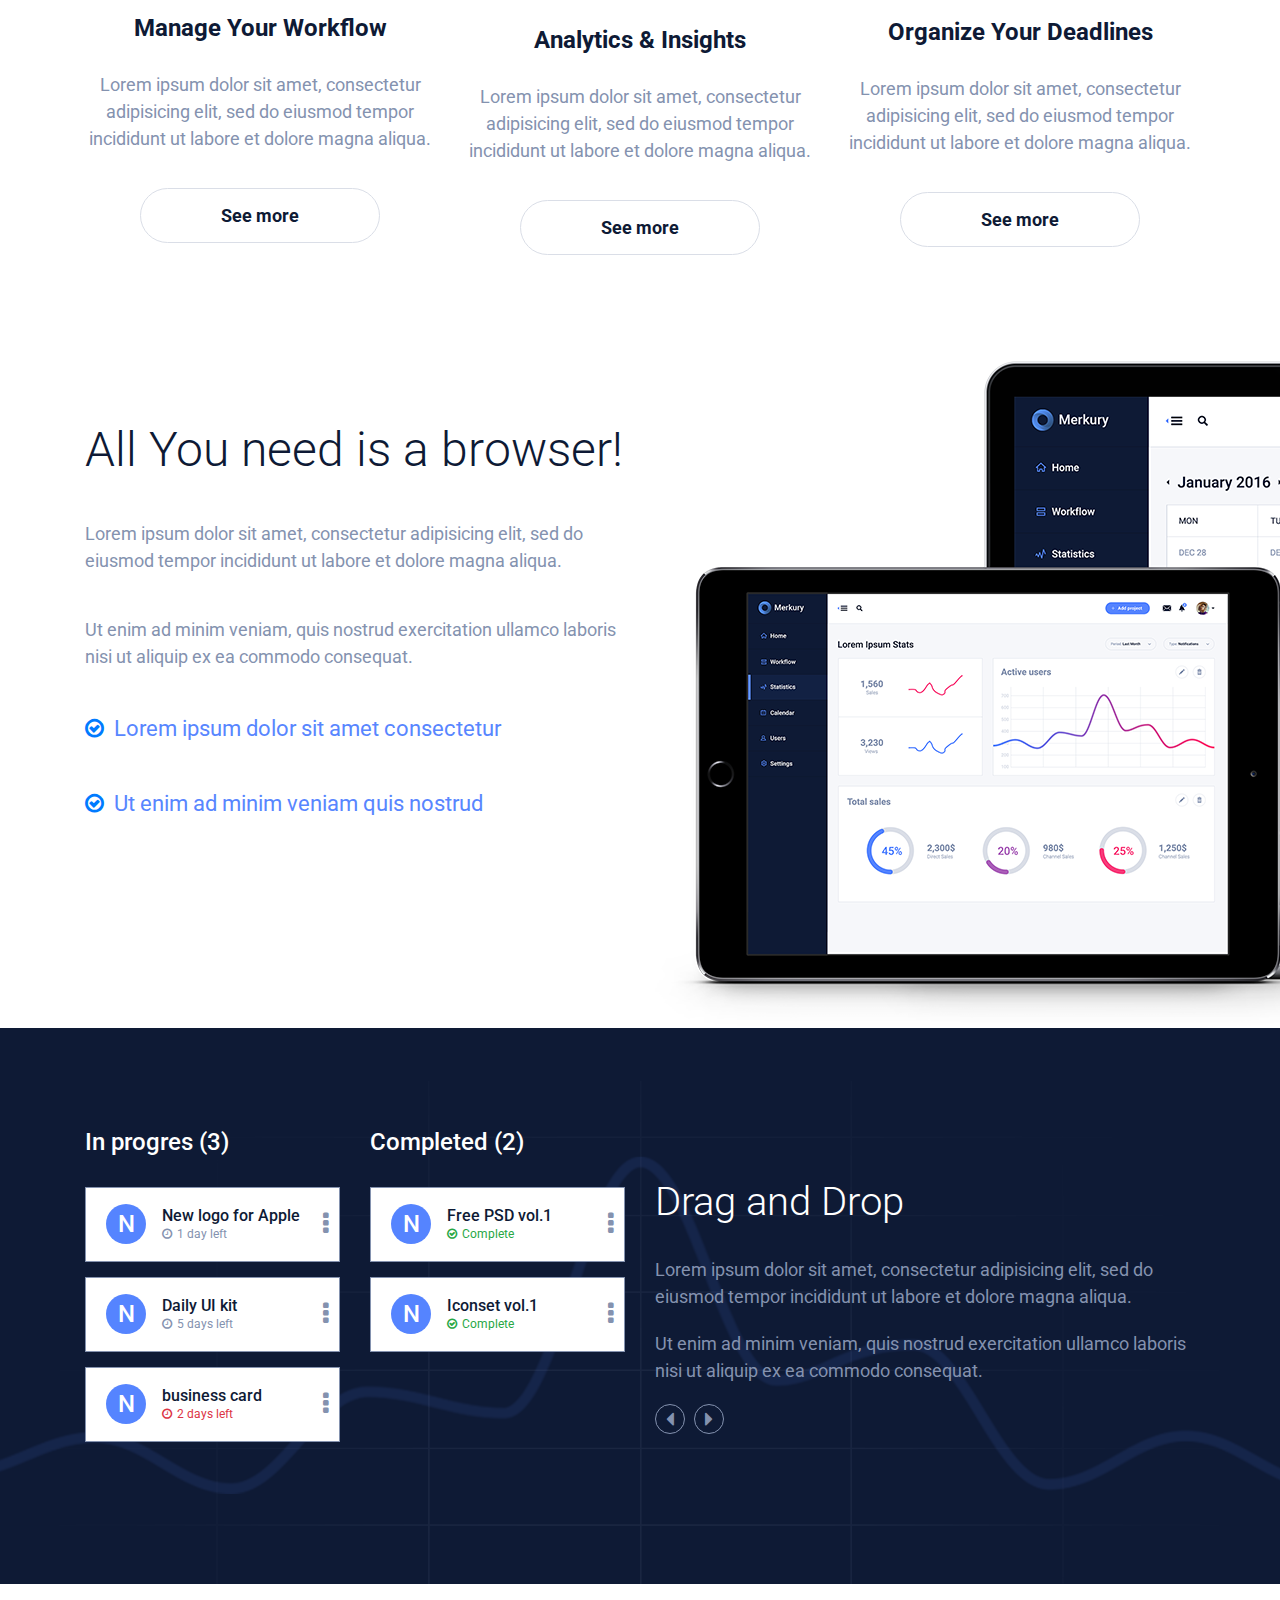
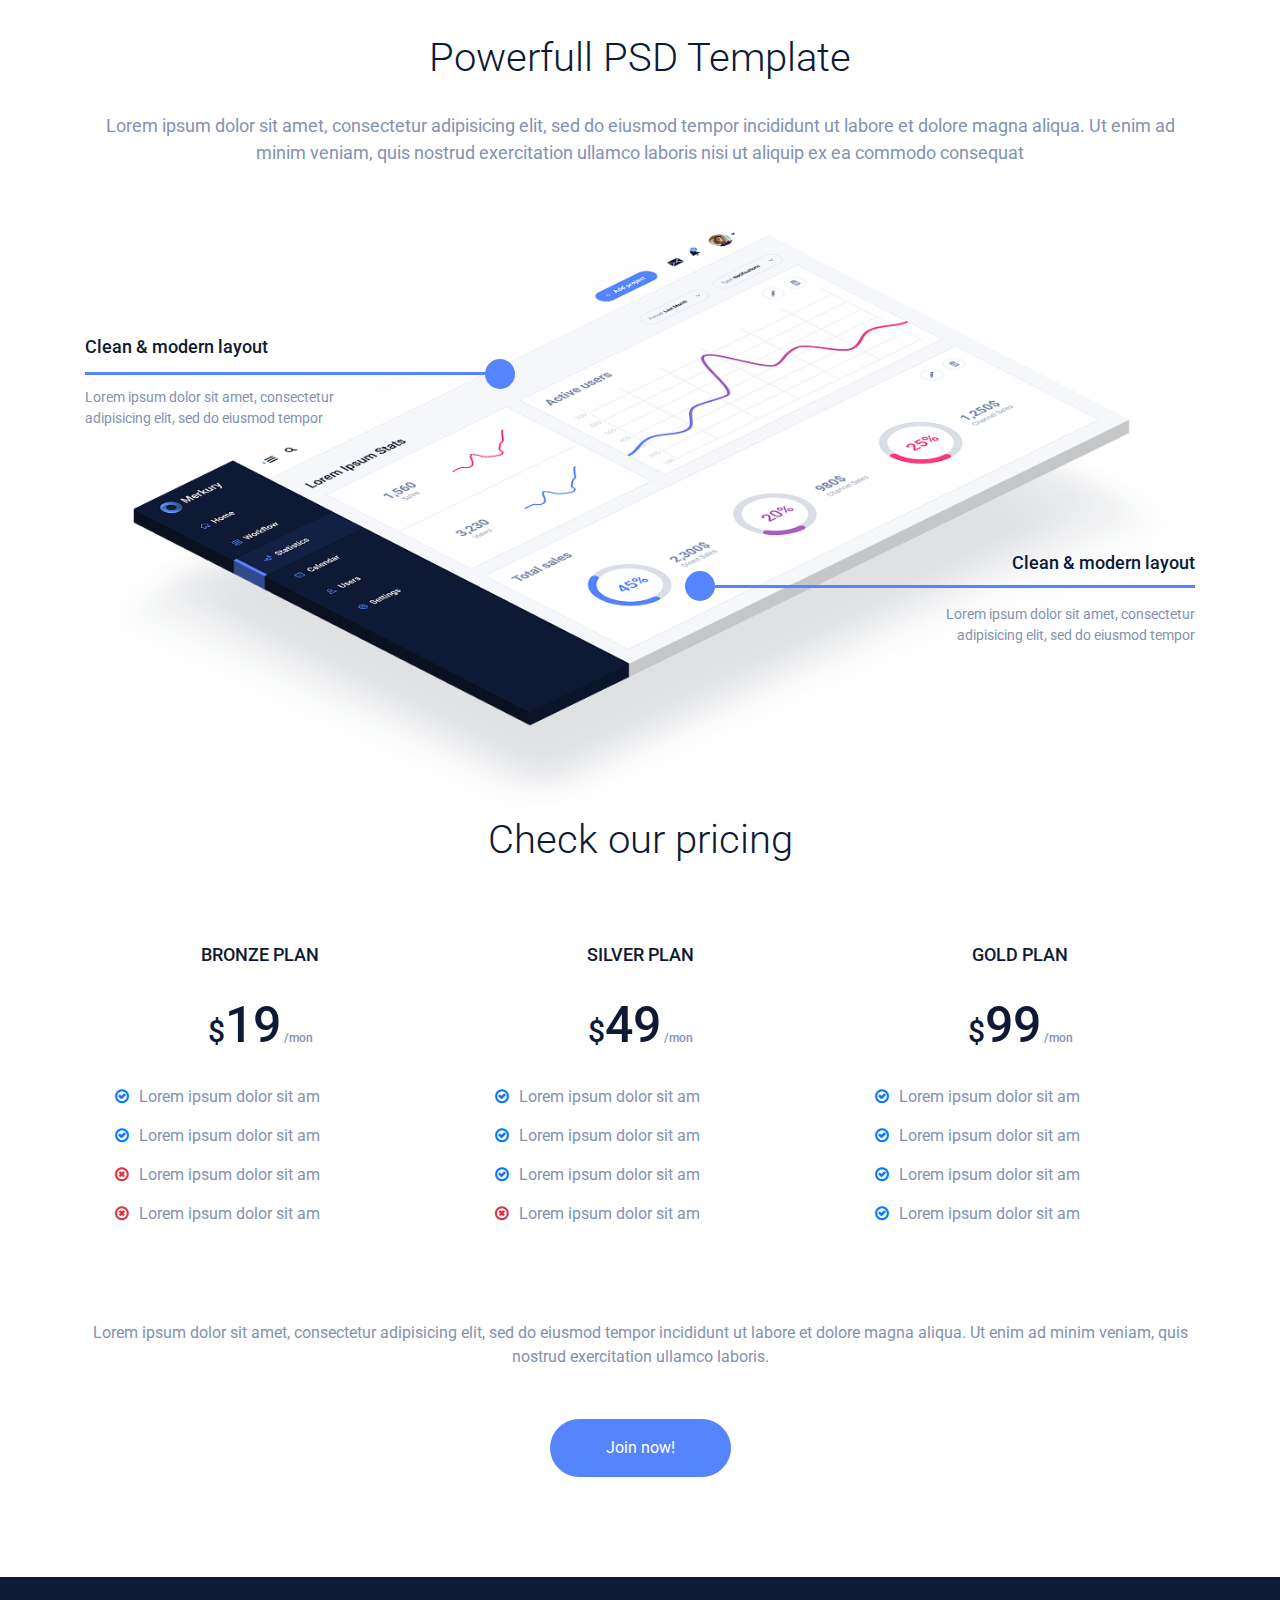
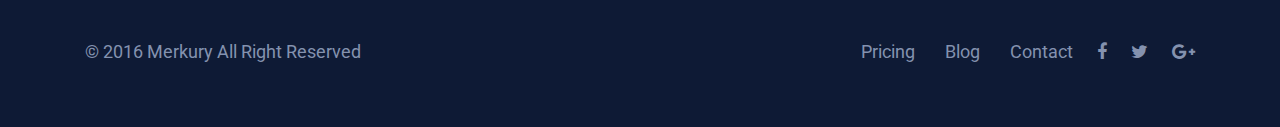
<file: Standard PSD/merkury/index.html>
<!doctype html>
<html lang="en">

    <head>
        <!-- Required meta tags -->
        <meta charset="utf-8">
        <meta name="viewport" content="width=device-width, initial-scale=1, shrink-to-fit=no">
        <!-- Bootstrap CSS -->
        <link rel="stylesheet" href="https://stackpath.bootstrapcdn.com/bootstrap/4.4.1/css/bootstrap.min.css">
        <link rel="stylesheet" href="https://stackpath.bootstrapcdn.com/font-awesome/4.7.0/css/font-awesome.min.css">
        <title>Merkury</title>
        <link rel="stylesheet" href="css/style.css">
    </head>

    <body>
        <header>
            <div class="container">
                <nav class="navbar navbar-expand-lg">
                    <a class="navbar-brand" href="#"><img src="images/logo.png" alt="logo"></a>
                    <button class="navbar-toggler" type="button" data-toggle="collapse"
                        data-target="#navbarSupportedContent" aria-controls="navbarSupportedContent"
                        aria-expanded="false" aria-label="Toggle navigation">
                        <span class="navbar-toggler-icon"><i class="fa fa-bars"></i></span>
                    </button>
                    <div class="collapse navbar-collapse" id="navbarSupportedContent">
                        <ul class="navbar-nav ml-auto">
                            <li class="nav-item active">
                                <a class="nav-link" href="#features">Features <span class="sr-only">(current)</span></a>
                            </li>
                            <li class="nav-item">
                                <a class="nav-link" href="#pricing">Pricing</a>
                            </li>
                            <li class="nav-item">
                                <a class="nav-link" href="#browser">Blog</a>
                            </li>
                            <li class="nav-item">
                                <a class="nav-link" href="#footer">Contact</a>
                            </li>
                            <li class="nav-item">
                                <a class="nav-link log_in" href="#">Log in</a>
                            </li>
                    </div>
                </nav>
            </div>
        </header>

        <!-- header part ends -->

        <section id="banner">
            <div class="bnr_overlay">
                <div class="container">
                    <div class="bnr_content">
                        <h2>Grow Your business with Merkury</h2>
                        <p>Your partner in crime!</p>
                        <a href="#">Get started</a>
                    </div>
                </div>
            </div>
            <div class="banner_index">
                <img src="images/bnr_img.png" alt="banner_index">
            </div>
        </section>

        <!-- banner part ends -->

        <main>
            <section id="features">
                <div class="container">
                    <div class="row">
                        <div class="col-md-4">
                            <div class="cards text-center">
                                <div class="card_img">
                                    <img src="images/icon_features3.png" alt="f_img" class="img-fluid">
                                </div>
                                <div class="card_content">
                                    <h3>Manage Your Workflow</h3>
                                    <p>Lorem ipsum dolor sit amet, consectetur adipisicing elit, sed do eiusmod tempor
                                        incididunt ut labore et dolore magna aliqua.</p>
                                </div>
                                <div class="card_btn">
                                    <a href="#">See more</a>
                                </div>
                            </div>
                        </div>
                        <div class="col-md-4">
                            <div class="cards text-center">
                                <div class="card_img">
                                    <img src="images/icon_features2.png" alt="f_img" class="img-fluid">
                                </div>
                                <div class="card_content">
                                    <h3>Analytics & Insights</h3>
                                    <p>Lorem ipsum dolor sit amet, consectetur adipisicing elit, sed do eiusmod tempor
                                        incididunt ut labore et dolore magna aliqua.</p>
                                </div>
                                <div class="card_btn">
                                    <a href="#">See more</a>
                                </div>
                            </div>
                        </div>
                        <div class="col-md-4">
                            <div class="cards text-center">
                                <div class="card_img">
                                    <img src="images/icon_features1.png" alt="f_img" class="img-fluid">
                                </div>
                                <div class="card_content">
                                    <h3>Organize Your Deadlines</h3>
                                    <p>Lorem ipsum dolor sit amet, consectetur adipisicing elit, sed do eiusmod tempor
                                        incididunt ut labore et dolore magna aliqua.</p>
                                </div>
                                <div class="card_btn">
                                    <a href="#">See more</a>
                                </div>
                            </div>
                        </div>
                    </div>
                </div>
            </section>

            <!-- features end -->

            <section id="browser">
                <div class="container">
                    <div class="browser">
                        <div class="row">
                            <div class="col-md-6">
                                <div class="browser_content">
                                    <h3>All You need is a browser!</h3>
                                    <p>
                                        Lorem ipsum dolor sit amet, consectetur adipisicing elit, sed do eiusmod tempor
                                        incididunt ut labore et dolore magna aliqua.
                                    </p>
                                    <p>
                                        Ut enim ad minim veniam, quis nostrud exercitation ullamco laboris nisi
                                        ut aliquip ex ea commodo consequat.
                                    </p>
                                    <p class="check"><i class="fa fa-check-circle-o text-primary" aria-hidden="true"></i>Lorem ipsum dolor sit amet
                                        consectetur</p>
                                    <p class="check"><i class="fa fa-check-circle-o text-primary" aria-hidden="true"></i>Ut enim ad minim veniam quis
                                        nostrud</p>
                                </div>
                            </div>
                            <div class="col-md-6">
                                <img src="images/browser.png" alt="browser">
                            </div>
                        </div>
                    </div>
                </div>
            </section>
            <section id="drag">
                <div class="drag_overlay">
                    <div class="container">
                        <div class="row">
                            <div class="col-lg-6">
                                <div class="row">
                                    <div class="col-lg-6">
                                        <h3>In progres (3)</h3>
                                        <div class="drag_box">
                                            <div class="one">
                                                <h4>N</h4>
                                            </div>
                                            <div class="two">
                                                <h5>New logo for Apple</h5>
                                                <p><i class="fa fa-clock-o" aria-hidden="true"></i>1 day left</p>
                                            </div>
                                            <div class="three">
                                                <i class="fa fa-ellipsis-v" aria-hidden="true"></i>
                                            </div>
                                        </div>
                                        <div class="drag_box">
                                            <div class="one">
                                                <h4>N</h4>
                                            </div>
                                            <div class="two">
                                                <h5>Daily UI kit</h5>
                                                <p><i class="fa fa-clock-o" aria-hidden="true"></i>5 days left</p>
                                            </div>
                                            <div class="three">
                                                <i class="fa fa-ellipsis-v" aria-hidden="true"></i>
                                            </div>
                                        </div>
                                        <div class="drag_box">
                                            <div class="one">
                                                <h4>N</h4>
                                            </div>
                                            <div class="two">
                                                <h5>business card</h5>
                                                <p class="text-danger"><i class="fa fa-clock-o" aria-hidden="true"></i>2
                                                    days left</p>
                                            </div>
                                            <div class="three">
                                                <i class="fa fa-ellipsis-v" aria-hidden="true"></i>
                                            </div>
                                        </div>
                                    </div>
                                    <div class="col-lg-6">
                                        <h3>Completed (2)</h3>
                                        <div class="drag_box">
                                            <div class="one">
                                                <h4>N</h4>
                                            </div>
                                            <div class="two">
                                                <h5>Free PSD vol.1</h5>
                                                <p class="text-success"><i class="fa fa-check-circle-o"
                                                        aria-hidden="true"></i>Complete</p>
                                            </div>
                                            <div class="three">
                                                <i class="fa fa-ellipsis-v" aria-hidden="true"></i>
                                            </div>
                                        </div>
                                        <div class="drag_box">
                                            <div class="one">
                                                <h4>N</h4>
                                            </div>
                                            <div class="two">
                                                <h5>Iconset vol.1</h5>
                                                <p class="text-success"><i class="fa fa-check-circle-o"
                                                        aria-hidden="true"></i>Complete</p>
                                            </div>
                                            <div class="three">
                                                <i class="fa fa-ellipsis-v" aria-hidden="true"></i>
                                            </div>
                                        </div>
                                    </div>
                                </div>
                            </div>
                            <div class="col-lg-6">
                                <div class="content">
                                    <h2>Drag and Drop</h2>
                                    <p>
                                        Lorem ipsum dolor sit amet, consectetur adipisicing elit, sed do eiusmod tempor
                                        incididunt ut labore et dolore magna aliqua.
                                    </p>
                                    <p>
                                        Ut enim ad minim veniam, quis nostrud exercitation ullamco laboris nisi ut
                                        aliquip
                                        ex ea
                                        commodo consequat.
                                    </p>
                                    <a href="#"><i class="fa fa-caret-left" aria-hidden="true"></i></a>
                                    <a href="#"><i class="fa fa-caret-right" aria-hidden="true"></i></a>
                                </div>
                            </div>
                        </div>
                    </div>
                </div>
            </section>
            <section id="psd">
                <div class="container">
                    <div class="psd_content">
                        <h2>Powerfull PSD Template</h2>
                        <p>
                            Lorem ipsum dolor sit amet, consectetur adipisicing elit, sed do eiusmod tempor incididunt
                            ut
                            labore et dolore magna aliqua.
                            Ut enim ad minim veniam, quis nostrud exercitation ullamco laboris nisi ut aliquip ex ea
                            commodo
                            consequat
                        </p>
                        <div class="psd">
                            <div class="left">
                                <h4>
                                    Clean & modern layout
                                </h4>
                                <span></span>
                                <span class="circle"></span>
                                <p>
                                    Lorem ipsum dolor sit amet, consectetur adipisicing elit, sed do eiusmod tempor
                                </p>
                            </div>
                            <div class="right">
                                <h4>
                                    Clean & modern layout
                                </h4>
                                <span></span>
                                <span class="circle"></span>
                                <p>
                                    Lorem ipsum dolor sit amet, consectetur adipisicing elit, sed do eiusmod tempor
                                </p>
                            </div>
                        </div>
                    </div>
                </div>
                </div>
            </section>
            <section id="pricing">
                <div class="container">
                    <h2>Check our pricing</h2>
                    <div class="row">
                        <div class="col-lg-4">
                            <div class="pricing_box">
                                <h4>BRONZE PLAN</h4>
                                <h5>
                                    <span>$19</span> /mon
                                </h5>
                                <p>
                                    <i class="fa fa-check-circle-o text-primary" aria-hidden="true"></i>Lorem ipsum
                                    dolor
                                    sit am
                                </p>
                                <p>
                                    <i class="fa fa-check-circle-o text-primary" aria-hidden="true"></i>Lorem ipsum
                                    dolor
                                    sit am
                                </p>
                                <p>
                                    <i class="fa fa-times-circle-o text-danger" aria-hidden="true"></i>Lorem ipsum dolor
                                    sit
                                    am
                                </p>
                                <p>
                                    <i class="fa fa-times-circle-o text-danger" aria-hidden="true"></i>Lorem ipsum dolor
                                    sit
                                    am
                                </p>
                            </div>
                        </div>
                        <div class="col-lg-4">
                            <div class="pricing_box">
                                <h4>SILVER PLAN</h4>
                                <h5>
                                    <span>$49</span> /mon
                                </h5>
                                <p>
                                    <i class="fa fa-check-circle-o text-primary" aria-hidden="true"></i>Lorem ipsum
                                    dolor
                                    sit am
                                </p>
                                <p>
                                    <i class="fa fa-check-circle-o text-primary" aria-hidden="true"></i>Lorem ipsum
                                    dolor
                                    sit am
                                </p>
                                <p>
                                    <i class="fa fa-check-circle-o text-primary" aria-hidden="true"></i>Lorem ipsum
                                    dolor
                                    sit
                                    am
                                </p>
                                <p>
                                    <i class="fa fa-times-circle-o text-danger" aria-hidden="true"></i>Lorem ipsum dolor
                                    sit
                                    am
                                </p>
                            </div>
                        </div>
                        <div class="col-lg-4">
                            <div class="pricing_box">
                                <h4>GOLD PLAN</h4>
                                <h5>
                                    <span>$99</span> /mon
                                </h5>
                                <p>
                                    <i class="fa fa-check-circle-o text-primary" aria-hidden="true"></i>Lorem ipsum
                                    dolor
                                    sit am
                                </p>
                                <p>
                                    <i class="fa fa-check-circle-o text-primary" aria-hidden="true"></i>Lorem ipsum
                                    dolor
                                    sit am
                                </p>
                                <p>
                                    <i class="fa fa-check-circle-o text-primary" aria-hidden="true"></i>Lorem ipsum
                                    dolor
                                    sit
                                    am
                                </p>
                                <p>
                                    <i class="fa fa-check-circle-o text-primary" aria-hidden="true"></i>Lorem ipsum
                                    dolor
                                    sit
                                    am
                                </p>
                            </div>
                        </div>
                    </div>
                    <p class="last_p">
                        Lorem ipsum dolor sit amet, consectetur adipisicing elit, sed do eiusmod tempor incididunt ut
                        labore
                        et dolore magna aliqua. Ut enim ad minim veniam, quis nostrud exercitation ullamco laboris.
                    </p>
                    <div class="d-flex justify-content-center">
                        <a href="#">Join now!</a>
                    </div>
                </div>
            </section>
            <footer id="footer">
                <div class="container">
                    <div class="row">
                        <div class="col-lg-6">
                            &copy; 2016 Merkury All Right Reserved
                        </div>
                        <div class="col-lg-6">
                            <ul>
                                <li><a href="#pricing" class="ml-0">Pricing</a></li>
                                <li><a href="#browser">Blog</a></li>
                                <li><a href="#footer">Contact</a></li>
                                <li><a href="#" class="ml-4"><i class="fa fa-facebook" aria-hidden="true"></i></a></li>
                                <li><a href="#" class="ml-4"><i class="fa fa-twitter" aria-hidden="true"></i></a></li>
                                <li><a href="#" class="ml-4"><i class="fa fa-google-plus" aria-hidden="true"></i></a>
                                </li>
                            </ul>
                        </div>
                    </div>
                </div>
            </footer>
        </main>
        <script src="https://code.jquery.com/jquery-3.4.1.slim.min.js"></script>
        <script src="https://cdn.jsdelivr.net/npm/popper.js@1.16.0/dist/umd/popper.min.js"></script>
        <script src="https://stackpath.bootstrapcdn.com/bootstrap/4.4.1/js/bootstrap.min.js"></script>
    </body>

</html>
</file>
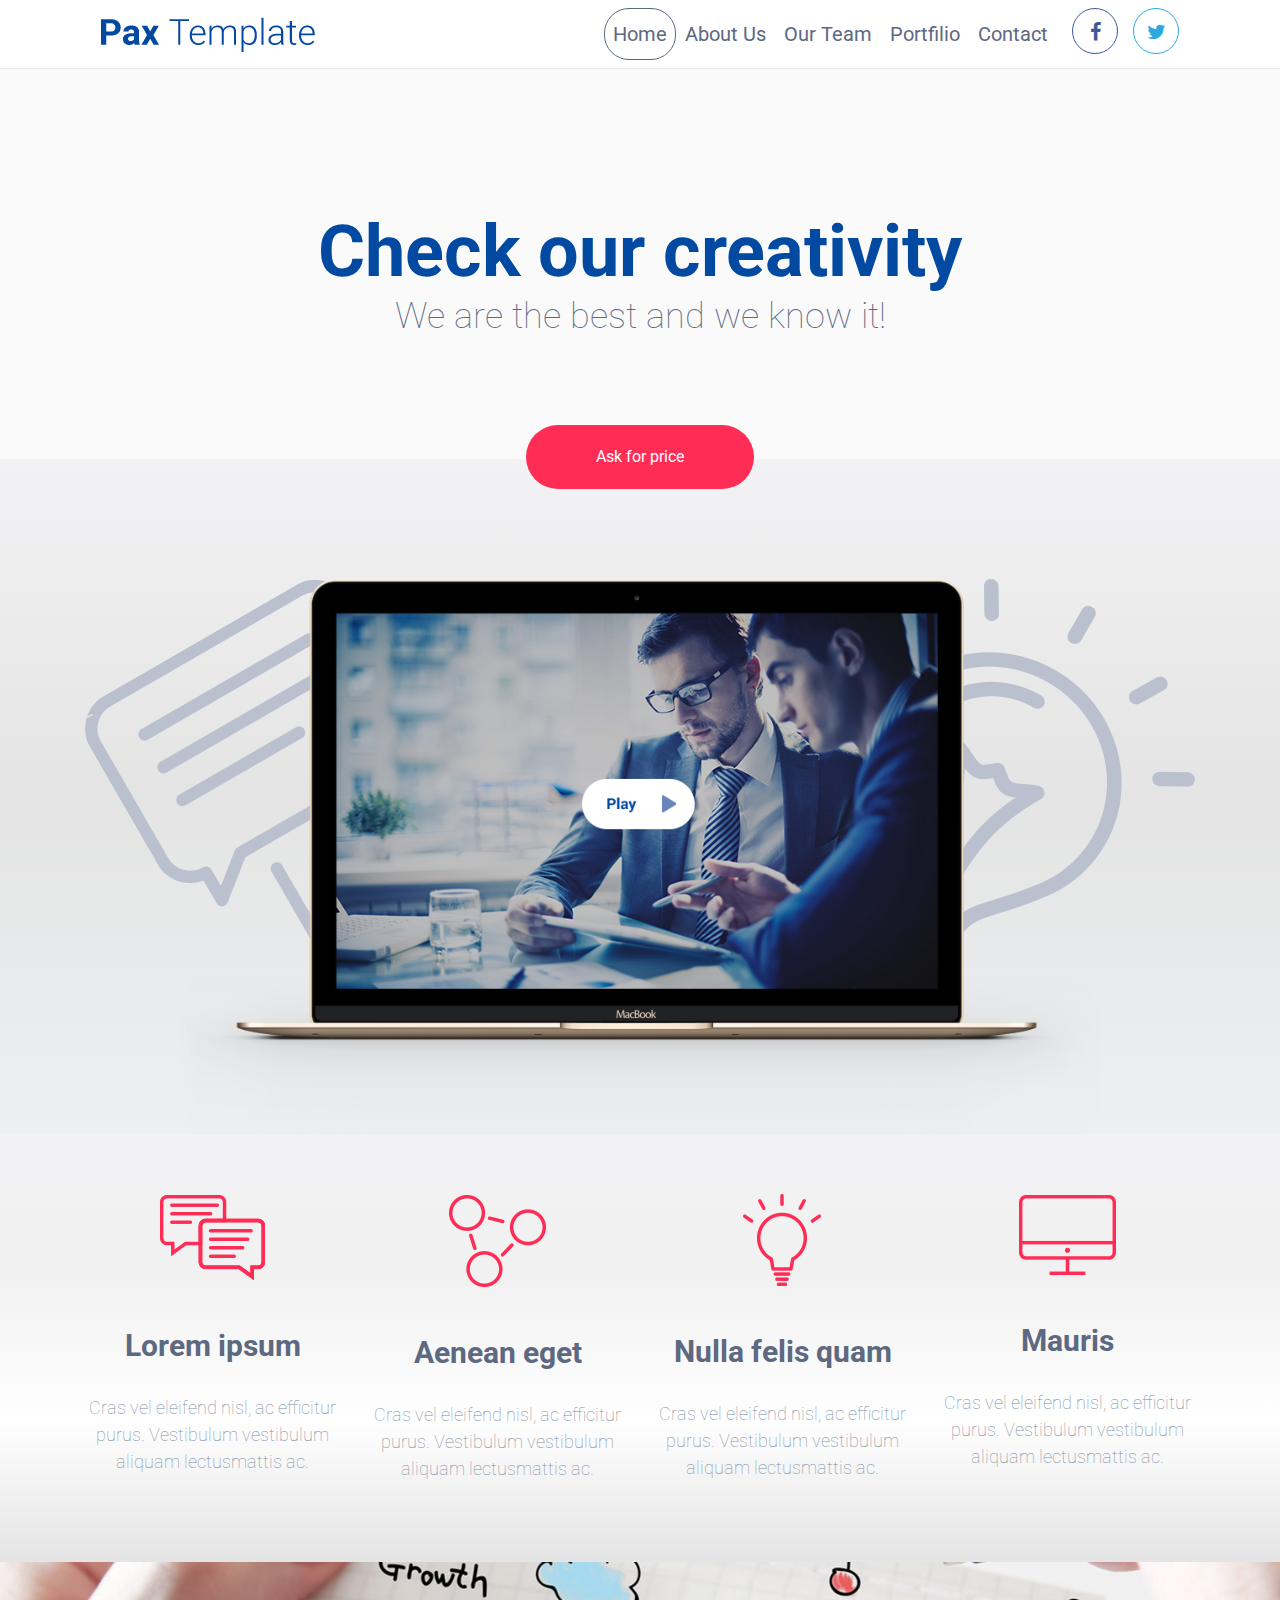
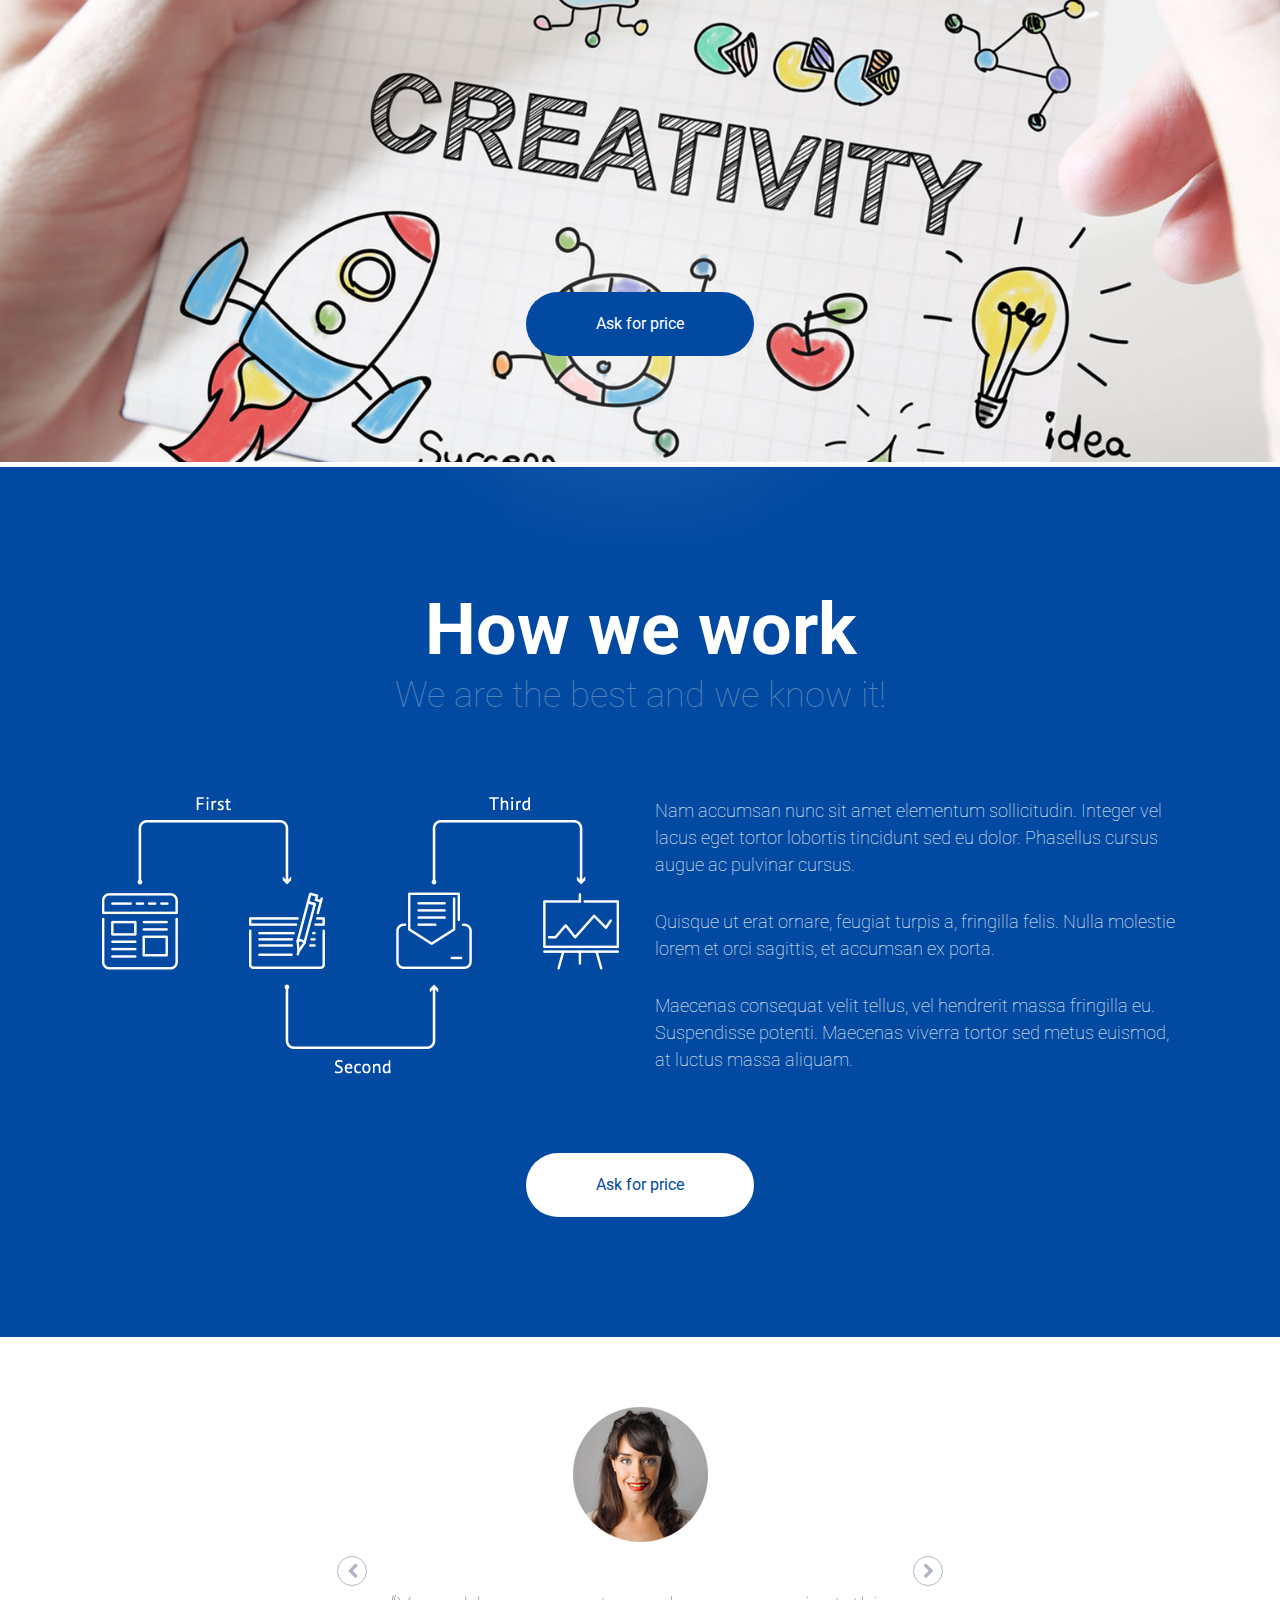
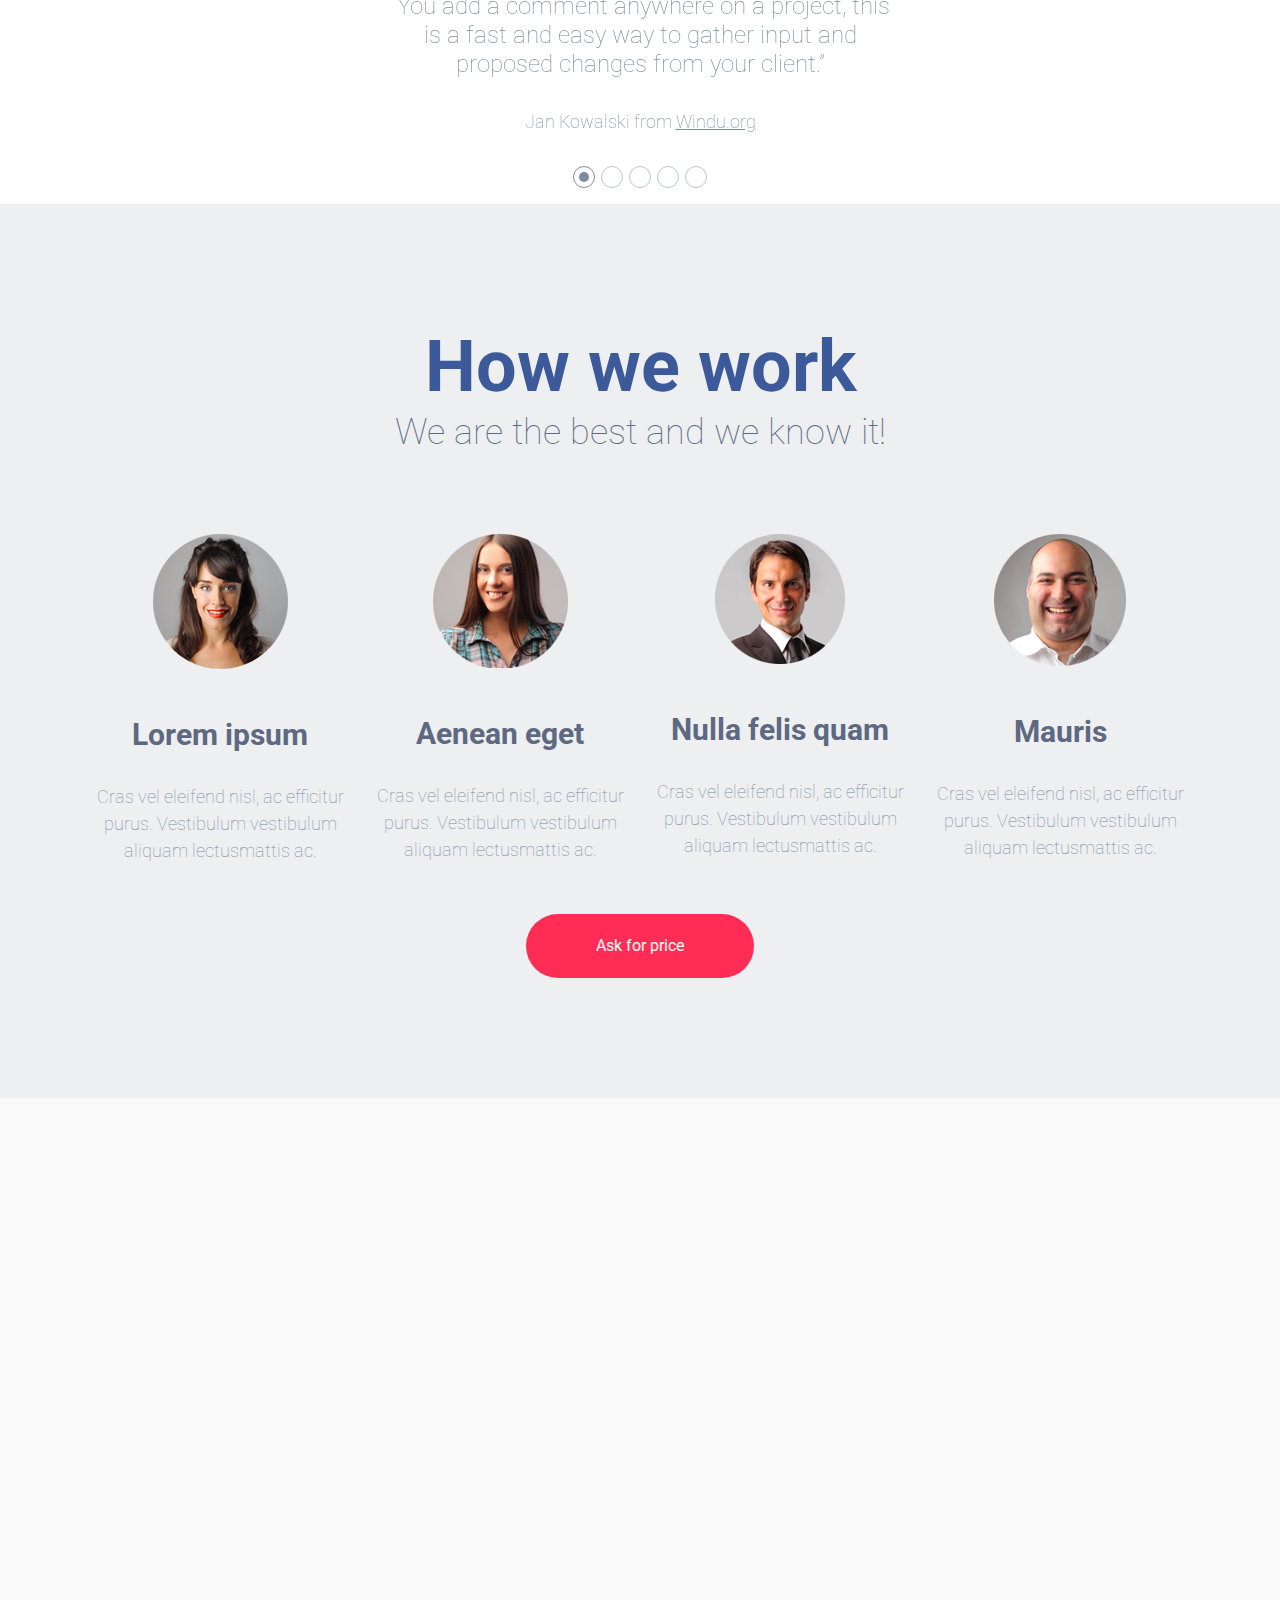
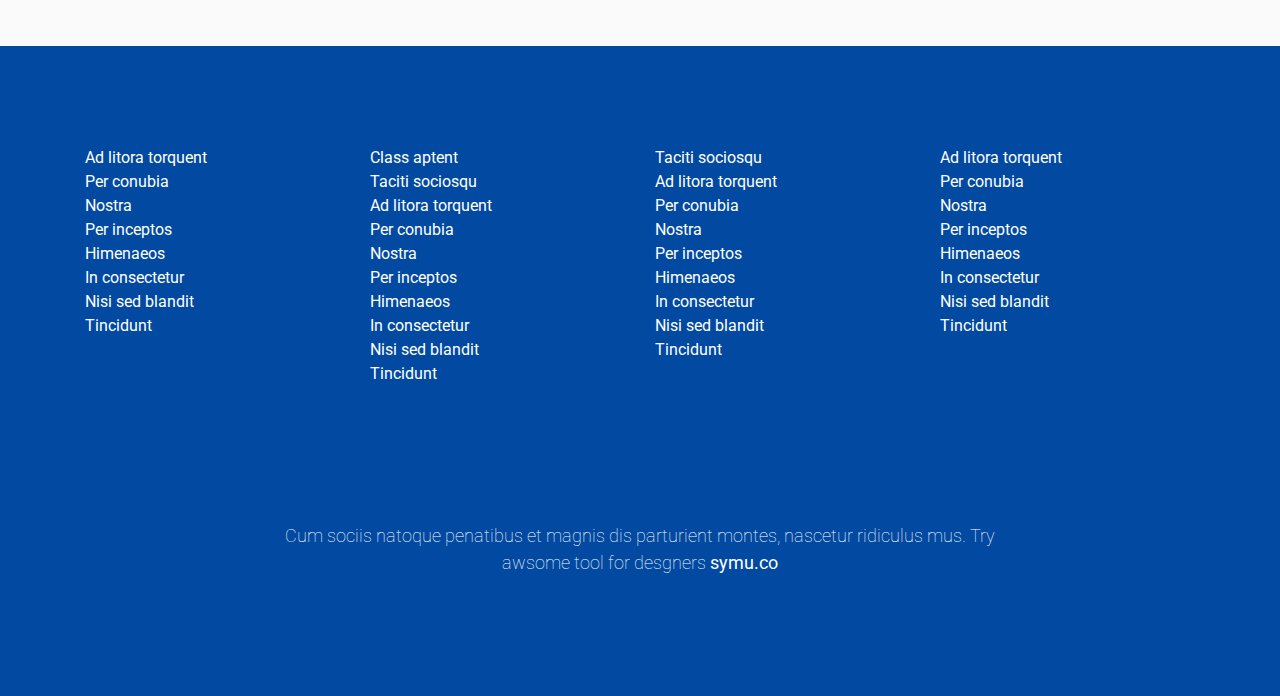
<file: Standard PSD/Pax/index.html>
<!doctype html>
<html lang="en">

    <head>
        <meta charset="utf-8">
        <meta name="viewport" content="width=device-width, initial-scale=1">
        <link rel="stylesheet" href="https://stackpath.bootstrapcdn.com/bootstrap/4.4.1/css/bootstrap.min.css">
        <link href="https://stackpath.bootstrapcdn.com/font-awesome/4.7.0/css/font-awesome.min.css" rel="stylesheet">
        <title>Pax</title>
        <link rel="stylesheet" href="css/style.css">
    </head>

    <body>

        <header>
            <div class="container">
                <nav class="navbar navbar-expand-lg">
                    <a class="navbar-brand" href="#"><img src="images/logo.png" alt="logo"></a>
                    <button class="navbar-toggler" type="button" data-toggle="collapse" data-target="#navbarNav"
                        aria-controls="navbarNav" aria-expanded="false" aria-label="Toggle navigation">
                        <span class="navbar-toggler-icon"><i class="fa fa-bars" aria-hidden="true"></i></span>
                    </button>
                    <div class="collapse navbar-collapse" id="navbarNav">
                        <ul class="navbar-nav ml-auto text-center">
                            <li class="nav-item">
                                <a class="nav-link active" href="#">Home <span class="sr-only">(current)</span></a>
                            </li>
                            <li class="nav-item">
                                <a class="nav-link" href="#about">About Us</a>
                            </li>
                            <li class="nav-item">
                                <a class="nav-link" href="#team">Our Team</a>
                            </li>
                            <li class="nav-item">
                                <a class="nav-link" href="#portfolio">Portfilio</a>
                            </li>
                            <li class="nav-item">
                                <a class="nav-link" href="#footer">Contact</a>
                            </li>
                            <li class="nav-item d-md-none d-sm-none d-none">
                                <a class="nav-link icon" href="#"><i class="fa fa-facebook" aria-hidden="true"></i></a>
                            </li>
                            <li class="nav-item d-md-none d-sm-none d-none">
                                <a class="nav-link icon" href="#"><i class="fa fa-twitter" aria-hidden="true"></i></a>
                            </li>
                            <div class="d-flex justify-content-between">
                                <li class="nav-item">
                                    <a class="nav-link icon" href="#"><i class="fa fa-facebook" aria-hidden="true"></i></a>
                                </li>
                                <li class="nav-item ">
                                    <a class="nav-link icon" href="#"><i class="fa fa-twitter" aria-hidden="true"></i></a>
                                </li>
                            </div>
                        </ul>
                    </div>
                </nav>
            </div>
        </header>

        <!-- header part ends -->

        <section id="about">
            <div class="container">
                <div class="content">
                    <h1>Check our creativity</h1>
                    <h2>We are the best and we know it!</h2>
                    <a href="#">Ask for price</a>
                </div>
            </div>
        </section>

        <!-- about part ends -->

        <section id="mac">
            <div class="container">
                <div class="content">
                    <div class="row">
                        <div class="col-lg-10 offset-lg-1">
                            <img src="images/mac.png" alt="mac" class="img-fluid">
                        </div>
                    </div>
                </div>
            </div>
        </section>

        <!-- mac part ends -->

        <section id="service">
            <div class="container">
                <div class="content text-center">
                    <div class="row">
                        <div class="col-lg-3 col-md-6 col-sm-6 mb-30">
                            <img src="images/service1.png" alt="logo" class="img-fluid mb-5">
                            <h3>Lorem ipsum</h3>
                            <p>Cras vel eleifend nisl, ac efficitur purus. Vestibulum vestibulum aliquam lectusmattis ac.
                            </p>
                        </div>
                        <div class="col-lg-3 col-md-6 col-sm-6 mb-30">
                            <img src="images/service2.png" alt="logo" class="img-fluid mb-5">
                            <h3>Aenean eget</h3>
                            <p>Cras vel eleifend nisl, ac efficitur purus. Vestibulum vestibulum aliquam lectusmattis ac.
                            </p>
                        </div>
                        <div class="col-lg-3 col-md-6 col-sm-6 mb-30">
                            <img src="images/service3.png" alt="logo" class="img-fluid mb-5">
                            <h3>Nulla felis quam</h3>
                            <p>Cras vel eleifend nisl, ac efficitur purus. Vestibulum vestibulum aliquam lectusmattis ac.
                            </p>
                        </div>
                        <div class="col-lg-3 col-md-6 col-sm-6 mb-30">
                            <img src="images/service4.png" alt="logo" class="img-fluid mb-5">
                            <h3>Mauris</h3>
                            <p>Cras vel eleifend nisl, ac efficitur purus. Vestibulum vestibulum aliquam lectusmattis ac.
                            </p>
                        </div>
                    </div>
                </div>
            </div>
        </section>

        <!-- service part ends -->

        <section id="ask">
            <div class="content">
                <a href="#">Ask for price</a>
            </div>
        </section>

        <!-- asking end -->

        <section id="how">
            <div class="container">
                <div class="content text-center">
                    <h2 class="text-white">How we work</h2>
                    <h3>We are the best and we know it!</h3>
                    <div class="row">
                        <div class="col-lg-6 col-md-12 mb-30">
                            <img src="images/work.png" alt="chart" class="img-fluid">
                        </div>
                        <div class="col-lg-6 col-md-12 text-white text-left">
                            <p>
                                Nam accumsan nunc sit amet elementum sollicitudin. Integer vel lacus eget tortor
                                lobortis tincidunt sed eu dolor. Phasellus cursus augue ac pulvinar cursus.
                            </p>
                            <p>
                                Quisque ut erat ornare, feugiat turpis a, fringilla felis. Nulla molestie lorem et orci
                                sagittis, et accumsan ex porta.
                            </p>
                            <p>
                                Maecenas consequat velit tellus, vel hendrerit massa fringilla eu. Suspendisse potenti.
                                Maecenas viverra tortor sed metus euismod, at luctus massa aliquam.
                            </p>
                        </div>
                    </div>
                    <a href="#">Ask for price</a>
                </div>
            </div>
        </section>

        <!-- how part ends -->

        <section id="portfolio">
            <div class="content">
                <div id="carouselExampleCaptions" class="carousel slide" data-ride="carousel">
                    <ol class="carousel-indicators">
                        <li data-target="#carouselExampleCaptions" data-slide-to="0" class="active"></li>
                        <li data-target="#carouselExampleCaptions" data-slide-to="1"></li>
                        <li data-target="#carouselExampleCaptions" data-slide-to="2"></li>
                        <li data-target="#carouselExampleCaptions" data-slide-to="3"></li>
                        <li data-target="#carouselExampleCaptions" data-slide-to="4"></li>
                    </ol>
                    <div class="carousel-inner">
                        <div class="carousel-item active">
                            <img src="images/bg.jpg" class="d-block w-100" alt="...">
                            <div class="carousel-caption d-none d-md-block">
                                <img src="images/user.png" alt="user">
                                <h6>“You add a comment anywhere on a project, this is a fast and easy way to gather
                                    input and proposed changes from your client.”</h6>
                                <p>Jan Kowalski from <ins>Windu.org</ins></p>
                            </div>
                        </div>
                        <div class="carousel-item">
                            <img src="images/bg.jpg" class="d-block w-100" alt="...">
                            <div class="carousel-caption d-none d-md-block">
                                <img src="images/user.png" alt="user">
                                <h6>“You add a comment anywhere on a project, this is a fast and easy way to gather
                                    input and proposed changes from your client.”</h6>
                                <p>Jan Kowalski from <ins>Windu.org</ins></p>
                            </div>
                        </div>
                        <div class="carousel-item">
                            <img src="images/bg.jpg" class="d-block w-100" alt="...">
                            <div class="carousel-caption d-none d-md-block">
                                <img src="images/user.png" alt="user">
                                <h6>“You add a comment anywhere on a project, this is a fast and easy way to gather
                                    input and proposed changes from your client.”</h6>
                                <p>Jan Kowalski from <ins>Windu.org</ins></p>
                            </div>
                        </div>
                        <div class="carousel-item">
                            <img src="images/bg.jpg" class="d-block w-100" alt="...">
                            <div class="carousel-caption d-none d-md-block">
                                <img src="images/user.png" alt="user">
                                <h6>“You add a comment anywhere on a project, this is a fast and easy way to gather
                                    input and proposed changes from your client.”</h6>
                                <p>Jan Kowalski from <ins>Windu.org</ins></p>
                            </div>
                        </div>
                        <div class="carousel-item">
                            <img src="images/bg.jpg" class="d-block w-100" alt="...">
                            <div class="carousel-caption d-none d-md-block">
                                <img src="images/user.png" alt="user">
                                <h6>“You add a comment anywhere on a project, this is a fast and easy way to gather
                                    input and proposed changes from your client.”</h6>
                                <p>Jan Kowalski from <ins>Windu.org</ins></p>
                            </div>
                        </div>
                    </div>
                    <a class="carousel-control-prev" href="#carouselExampleCaptions" role="button" data-slide="prev">
                        <span><i class="fa fa-chevron-left" aria-hidden="true"></i></span>
                        <span class="sr-only">Previous</span>
                    </a>
                    <a class="carousel-control-next" href="#carouselExampleCaptions" role="button" data-slide="next">
                        <span><i class="fa fa-chevron-right" aria-hidden="true"></i></span>
                        <span class="sr-only">Next</span>
                    </a>
                </div>
            </div>
        </section>

        <!-- portfolio part ends -->

        <section id="team">
            <div class="container">
                <div class="content text-center">
                    <h2>How we work</h2>
                    <h3>We are the best and we know it!</h3>
                    <div class="row">
                        <div class="col-lg-3 col-md-6 col-sm-6 mb-30">
                            <img src="images/user.png" alt="logo" class="img-fluid mb-5">
                            <h4>Lorem ipsum</h4>
                            <p>Cras vel eleifend nisl, ac efficitur purus. Vestibulum vestibulum aliquam lectusmattis
                                ac.
                            </p>
                        </div>
                        <div class="col-lg-3 col-md-6 col-sm-6 mb-30">
                            <img src="images/user2.png" alt="logo" class="img-fluid mb-5">
                            <h4>Aenean eget</h4>
                            <p>Cras vel eleifend nisl, ac efficitur purus. Vestibulum vestibulum aliquam lectusmattis
                                ac.
                            </p>
                        </div>
                        <div class="col-lg-3 col-md-6 col-sm-6 mb-30">
                            <img src="images/user3.png" alt="logo" class="img-fluid mb-5">
                            <h4>Nulla felis quam</h4>
                            <p>Cras vel eleifend nisl, ac efficitur purus. Vestibulum vestibulum aliquam lectusmattis
                                ac.
                            </p>
                        </div>
                        <div class="col-lg-3 col-md-6 col-sm-6 mb-30">
                            <img src="images/user4.png" alt="logo" class="img-fluid mb-5">
                            <h4>Mauris</h4>
                            <p>Cras vel eleifend nisl, ac efficitur purus. Vestibulum vestibulum aliquam lectusmattis
                                ac.
                            </p>
                        </div>
                    </div>
                    <a href="#">Ask for price</a>
                </div>
            </div>
        </section>

        <div class="embed-responsive embed-responsive-21by9">
            <iframe
                src="https://www.google.com/maps/embed?pb=!1m18!1m12!1m3!1d233667.8223967756!2d90.27923955813132!3d23.780887453797668!2m3!1f0!2f0!3f0!3m2!1i1024!2i768!4f13.1!3m3!1m2!1s0x3755b8b087026b81%3A0x8fa563bbdd5904c2!2sDhaka!5e0!3m2!1sen!2sbd!4v1582997073713!5m2!1sen!2sbd"
                frameborder="0" style="border:0;" allowfullscreen=""></iframe>
        </div>

        <!-- map part ends -->

        <footer id="footer">
            <div class="container">
                <div class="footer_top">
                    <div class="row text-white">
                        <div class="col-lg-3 col-md-6 col-sm-6 col-6 mb-30">
                            <ul>
                                <li>Ad litora torquent</li>
                                <li>Per conubia</li>
                                <li>Nostra</li>
                                <li>Per inceptos</li>
                                <li>Himenaeos</li>
                                <li>In consectetur</li>
                                <li>Nisi sed blandit</li>
                                <li>Tincidunt</li>
                            </ul>
                        </div>
                        <div class="col-lg-3 col-md-6 col-sm-6 col-6 mb-30">
                            <ul>
                                <li>Class aptent</li>
                                <li>Taciti sociosqu</li>
                                <li>Ad litora torquent</li>
                                <li>Per conubia</li>
                                <li>Nostra</li>
                                <li>Per inceptos</li>
                                <li>Himenaeos</li>
                                <li>In consectetur</li>
                                <li>Nisi sed blandit</li>
                                <li>Tincidunt</li>
                            </ul>
                        </div>
                        <div class="col-lg-3 col-md-6 col-sm-6 col-6 mb-30">
                            <ul>
                                <li>Taciti sociosqu</li>
                                <li>Ad litora torquent</li>
                                <li>Per conubia</li>
                                <li>Nostra</li>
                                <li>Per inceptos</li>
                                <li>Himenaeos</li>
                                <li>In consectetur</li>
                                <li>Nisi sed blandit</li>
                                <li>Tincidunt</li>
                            </ul>
                        </div>
                        <div class="col-lg-3 col-md-6 col-sm-6 col-6 mb-30">
                            <ul>
                                <li>Ad litora torquent</li>
                                <li>Per conubia</li>
                                <li>Nostra</li>
                                <li>Per inceptos</li>
                                <li>Himenaeos</li>
                                <li>In consectetur</li>
                                <li>Nisi sed blandit</li>
                                <li>Tincidunt</li>
                            </ul>
                        </div>
                    </div>
                </div>
                <div class="footer_bottom text-center">
                    <p>Cum sociis natoque penatibus et magnis dis parturient montes, nascetur ridiculus mus.
                        Try awsome tool for desgners <b>symu.co</b>
                    </p>
                </div>
            </div>
        </footer>

        <script src="https://code.jquery.com/jquery-3.4.1.slim.min.js"></script>
        <script src="https://cdn.jsdelivr.net/npm/popper.js@1.16.0/dist/umd/popper.min.js"></script>
        <script src="https://stackpath.bootstrapcdn.com/bootstrap/4.4.1/js/bootstrap.min.js"></script>
    </body>

</html>
</file>
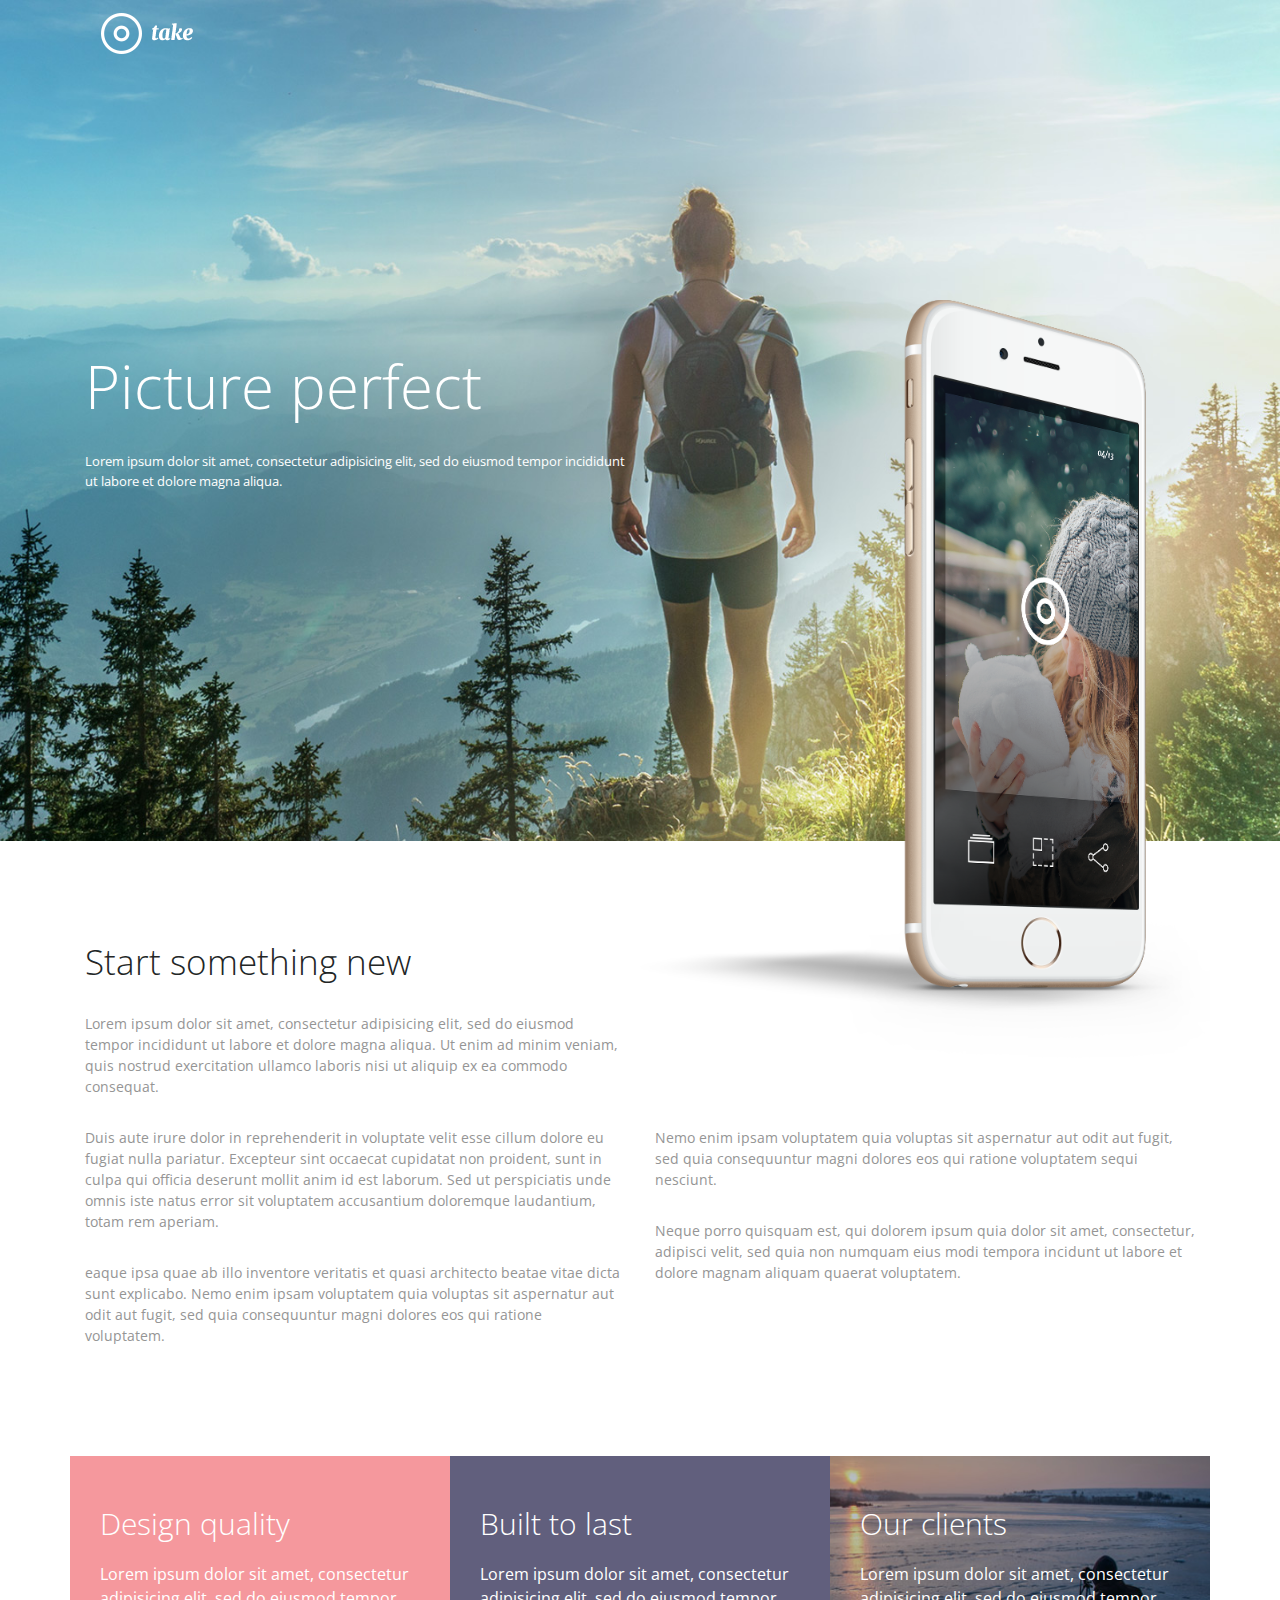
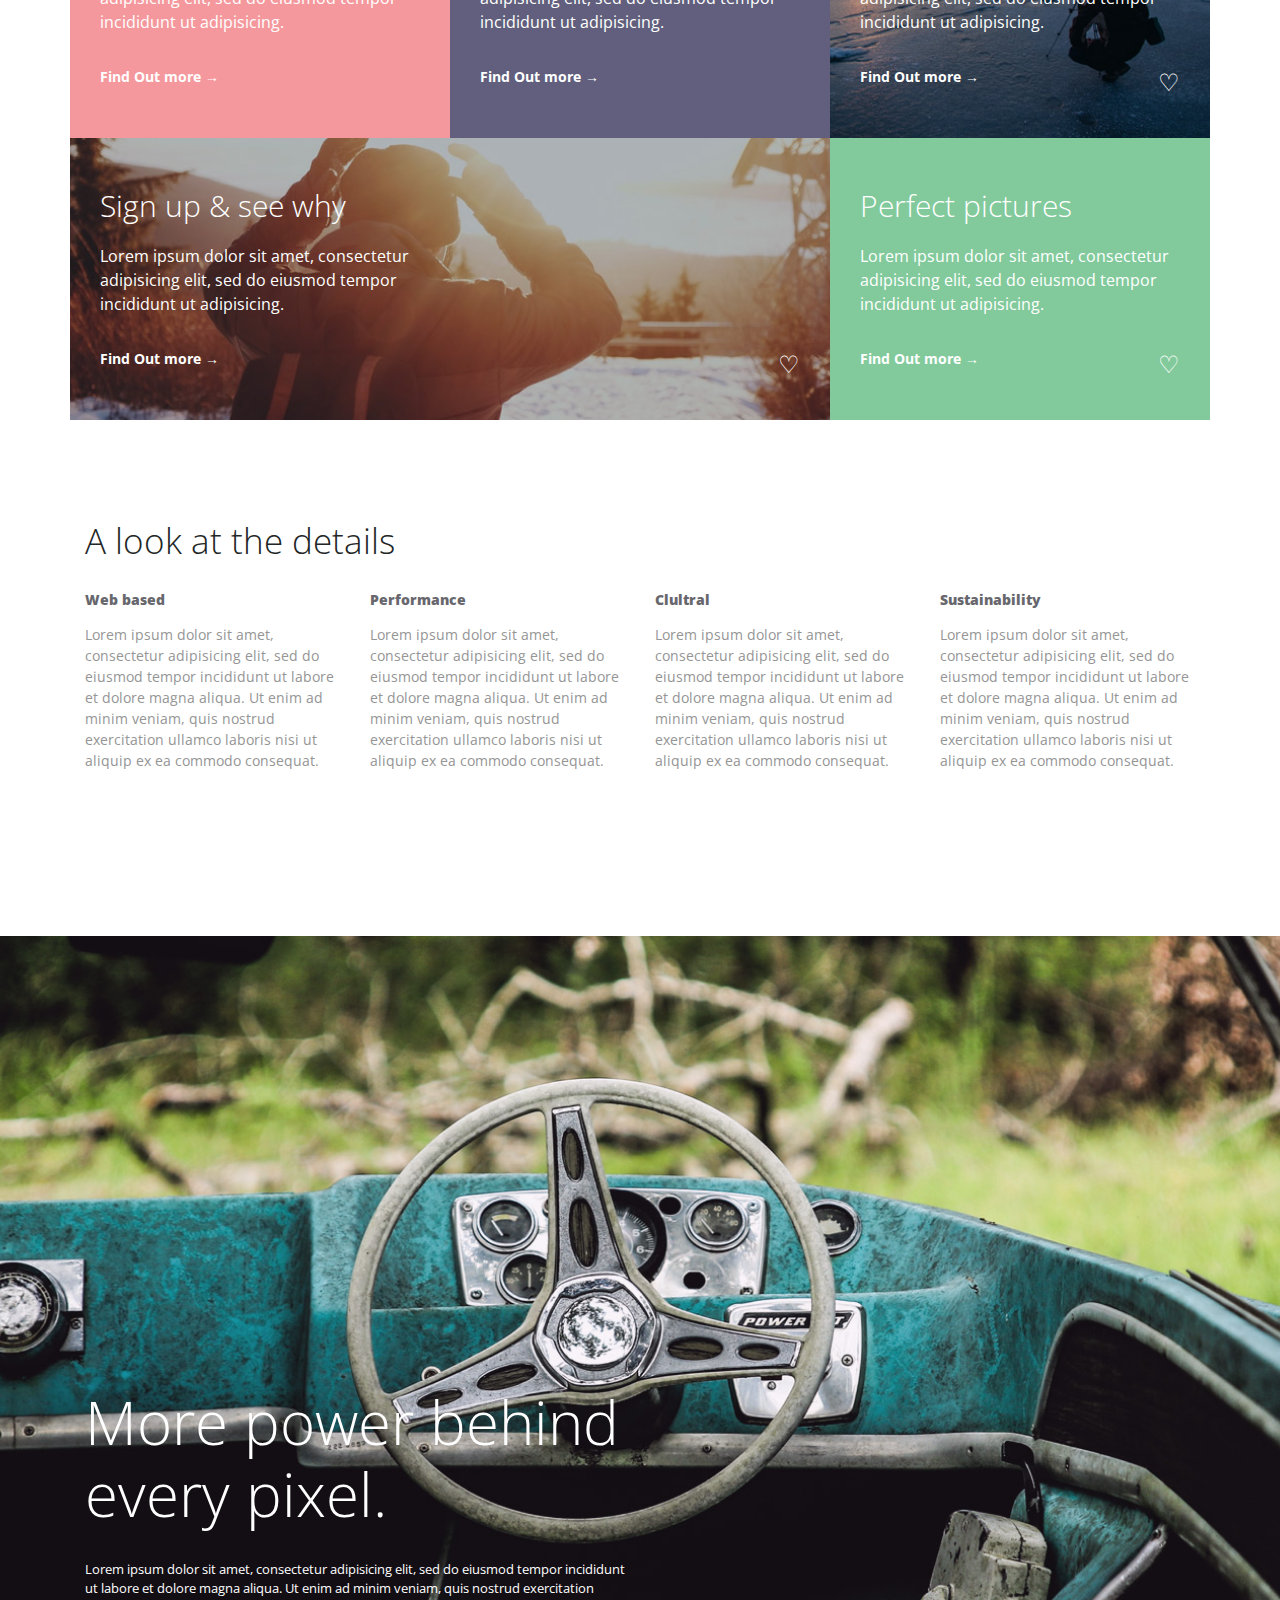
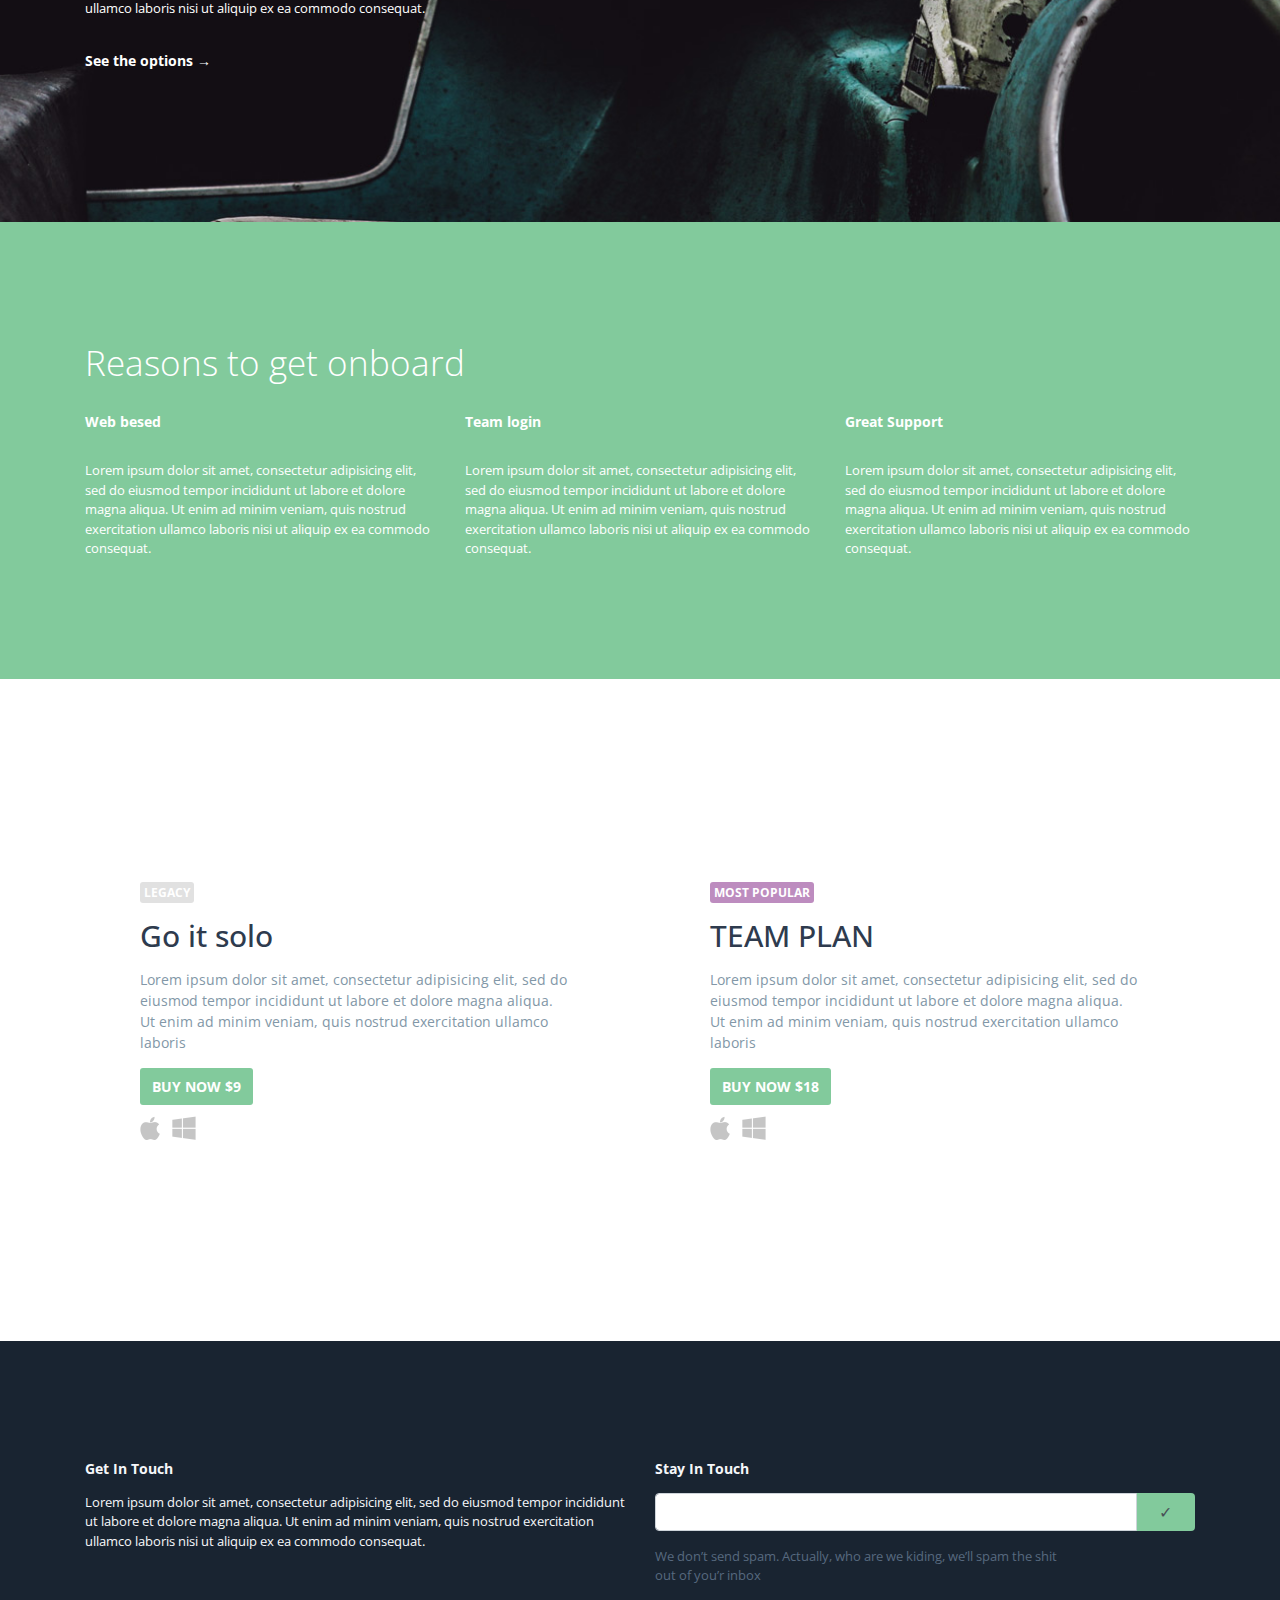
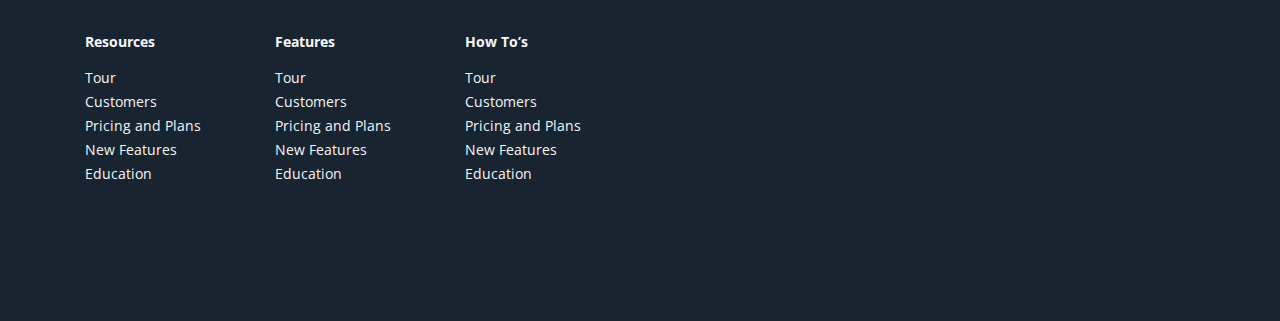
<file: Standard PSD/Take/index.html>
<!doctype html>
<html lang="en">

    <head>
        <meta charset="UTF-8">
        <meta name="viewport" content="width=device-width, initial-scale=1, shrink-to-fit=no">
        <link rel="stylesheet" href="https://stackpath.bootstrapcdn.com/bootstrap/4.4.1/css/bootstrap.min.css">
        <title>Take</title>
        <link rel="stylesheet" href="css/style.css">
    </head>

    <body>

        <header>
            <div class="container">
                <nav class="navbar">
                    <a class="navbar-brand" href="#">
                        <img src="images/logo.png" alt="logo" class="img-fluid">
                    </a>
                </nav>
            </div>
        </header>

        <!-- header part ends -->

        <main>

            <section id="banner">
                <div class="banner_overlay">
                    <div class="container">
                        <div class="content">
                            <div class="row">
                                <div class="col-lg-6">
                                    <h1>
                                        Picture perfect
                                    </h1>
                                    <p>
                                        Lorem ipsum dolor sit amet, consectetur adipisicing elit, sed do eiusmod tempor
                                        incididunt ut labore et dolore magna aliqua.
                                    </p>
                                </div>
                                <div class="col-lg-6 d-lg-block d-xl-block d-none">
                                    <div class="phone_index">
                                        <img src="images/Iphone.png" alt="iphon" class="img-fluid">
                                    </div>
                                </div>
                            </div>
                        </div>
                    </div>
                </div>
            </section>

            <!-- banner part ends -->

            <section id="start_new">
                <div class="container">
                    <div class="content">
                        <div class="row">
                            <div class="col-lg-6 col-md-12">
                                <h2>
                                    Start something new
                                </h2>
                                <p>
                                    Lorem ipsum dolor sit amet, consectetur adipisicing elit, sed do eiusmod tempor
                                    incididunt ut labore et dolore magna aliqua. Ut enim ad minim veniam, quis nostrud
                                    exercitation ullamco laboris nisi ut aliquip ex ea commodo consequat.
                                </p>
                            </div>
                            <div class="col-lg-12 col-md-12">
                                <div class="row">
                                    <div class="col-lg-6 col-md-12">
                                        <p>
                                            Duis aute irure dolor in reprehenderit in voluptate velit esse cillum dolore
                                            eu
                                            fugiat nulla pariatur. Excepteur sint occaecat cupidatat non proident, sunt
                                            in culpa
                                            qui officia deserunt mollit anim id est laborum. Sed ut perspiciatis unde
                                            omnis iste
                                            natus error sit voluptatem accusantium doloremque laudantium, totam rem
                                            aperiam.
                                        </p>
                                        <p>
                                            eaque ipsa quae ab illo inventore veritatis et quasi architecto beatae vitae
                                            dicta
                                            sunt explicabo. Nemo enim ipsam voluptatem quia voluptas sit aspernatur aut
                                            odit aut
                                            fugit, sed quia consequuntur magni dolores eos qui ratione voluptatem.
                                        </p>
                                    </div>
                                    <div class="col-lg-6 col-md-12">
                                        <p>
                                            Nemo enim ipsam voluptatem quia voluptas sit aspernatur aut odit aut fugit,
                                            sed quia consequuntur magni dolores eos qui ratione voluptatem sequi
                                            nesciunt.
                                        </p>
                                        <p>
                                            Neque porro quisquam est, qui dolorem ipsum quia dolor sit amet,
                                            consectetur, adipisci velit, sed quia non numquam eius modi tempora incidunt
                                            ut labore et dolore magnam aliquam quaerat voluptatem.
                                        </p>
                                    </div>
                                </div>
                            </div>
                        </div>
                    </div>
                </div>
            </section>

            <!-- steart new part ends -->

            <section id="flex_box">
                <div class="container">
                    <div class="content">
                        <div class="row">
                            <div class="col-lg-4 col-md-6 p-0">
                                <div class="box box1">
                                    <h3>
                                        Design quality
                                    </h3>
                                    <p>
                                        Lorem ipsum dolor sit amet, consectetur adipisicing elit, sed do eiusmod tempor
                                        incididunt ut adipisicing.
                                    </p>
                                    <a href="#">Find Out more &rarr;</a>
                                </div>
                            </div>
                            <div class="col-lg-4 col-md-6 p-0">
                                <div class="box box2">
                                    <h3>
                                        Built to last
                                    </h3>
                                    <p>
                                        Lorem ipsum dolor sit amet, consectetur adipisicing elit, sed do eiusmod tempor
                                        incididunt ut adipisicing.
                                    </p>
                                    <a href="#">Find Out more &rarr;</a>
                                </div>
                            </div>
                            <div class="col-lg-4 col-md-6 p-0">
                                <div class="box box3">
                                    <h3>
                                        Our clients
                                    </h3>
                                    <p>
                                        Lorem ipsum dolor sit amet, consectetur adipisicing elit, sed do eiusmod tempor
                                        incididunt ut adipisicing.
                                    </p>
                                    <a href="#">Find Out more &rarr;</a><span class="float-right"
                                        style="font-size: 24px;">&#9825;</span>
                                </div>
                            </div>
                            <div class="col-lg-4 col-md-6 p-0 d-lg-none">
                                <div class="box box4">
                                    <h3>
                                        How to shoo great
                                    </h3>
                                    <p>
                                        Lorem ipsum dolor sit amet, consectetur adipisicing elit, sed do eiusmod tempor
                                        incididunt ut adipisicing.
                                    </p>
                                    <a href="#">Find Out more &rarr;</a>
                                </div>
                            </div>
                            <div class="col-lg-8 col-md-12 p-0">
                                <div class="box box5">
                                    <h3>
                                        Sign up & see why
                                    </h3>
                                    <p>
                                        Lorem ipsum dolor sit amet, consectetur adipisicing elit, sed do eiusmod tempor
                                        incididunt ut adipisicing.
                                    </p>
                                    <a href="#">Find Out more &rarr;</a><span class="float-right"
                                        style="font-size: 24px;">&#9825;</span>
                                </div>
                            </div>
                            <div class="col-lg-4 col-md-6 p-0">
                                <div class="box box6">
                                    <h3>
                                        Perfect pictures
                                    </h3>
                                    <p>
                                        Lorem ipsum dolor sit amet, consectetur adipisicing elit, sed do eiusmod tempor
                                        incididunt ut adipisicing.
                                    </p>
                                    <a href="#">Find Out more &rarr;</a><span class="float-right"
                                        style="font-size: 24px;">&#9825;</span>
                                </div>
                            </div>
                            <div class="col-lg-4 col-md-6 p-0 d-lg-none">
                                <div class="box box7">
                                    <h3>
                                        STart somthing new
                                    </h3>
                                    <p>
                                        Lorem ipsum dolor sit amet, consectetur adipisicing elit, sed do eiusmod tempor
                                        incididunt ut adipisicing.
                                    </p>
                                    <a href="#">Find Out more &rarr;</a><span class="float-right"
                                        style="font-size: 24px;">&#9825;</span>
                                </div>
                            </div>
                        </div>
                    </div>
                </div>
            </section>

            <!-- flexbox part ends -->

            <section id="details">
                <div class="container">
                    <div class="content">
                        <h2>
                            A look at the details
                        </h2>
                        <div class="row">
                            <div class="col-lg-3 col-md-12">
                                <h4>
                                    Web based
                                </h4>
                                <p>
                                    Lorem ipsum dolor sit amet, consectetur adipisicing elit, sed do eiusmod tempor
                                    incididunt ut labore et dolore magna aliqua. Ut enim ad minim veniam, quis nostrud
                                    exercitation ullamco laboris nisi ut aliquip ex ea commodo consequat.
                                </p>
                            </div>
                            <div class="col-lg-3 col-md-12">
                                <h4>
                                    Performance
                                </h4>
                                <p>
                                    Lorem ipsum dolor sit amet, consectetur adipisicing elit, sed do eiusmod tempor
                                    incididunt ut labore et dolore magna aliqua. Ut enim ad minim veniam, quis nostrud
                                    exercitation ullamco laboris nisi ut aliquip ex ea commodo consequat.
                                </p>
                            </div>
                            <div class="col-lg-3 col-md-12">
                                <h4>
                                    Clultral
                                </h4>
                                <p>
                                    Lorem ipsum dolor sit amet, consectetur adipisicing elit, sed do eiusmod tempor
                                    incididunt ut labore et dolore magna aliqua. Ut enim ad minim veniam, quis nostrud
                                    exercitation ullamco laboris nisi ut aliquip ex ea commodo consequat.
                                </p>
                            </div>
                            <div class="col-lg-3 col-md-12">
                                <h4>
                                    Sustainability
                                </h4>
                                <p>
                                    Lorem ipsum dolor sit amet, consectetur adipisicing elit, sed do eiusmod tempor
                                    incididunt ut labore et dolore magna aliqua. Ut enim ad minim veniam, quis nostrud
                                    exercitation ullamco laboris nisi ut aliquip ex ea commodo consequat.
                                </p>
                            </div>
                        </div>
                    </div>
                </div>
                </div>
            </section>

            <!-- details part ends -->

            <section id="banner2">
                <div class="banner2_overlay">
                    <div class="container">
                        <div class="content">
                            <div class="row">
                                <div class="col-lg-6">
                                    <h2>
                                        More power
                                        behind every pixel.
                                    </h2>
                                    <p>
                                        Lorem ipsum dolor sit amet, consectetur adipisicing elit, sed do eiusmod tempor
                                        incididunt ut labore et dolore magna aliqua. Ut enim ad minim veniam, quis
                                        nostrud exercitation ullamco laboris nisi ut aliquip ex ea commodo consequat.
                                    </p>
                                    <a href="#">See the options &rarr;</a>
                                </div>
                            </div>
                        </div>
                    </div>
                </div>
            </section>

            <!-- banner2 part ends -->

            <section id="onbord">
                <div class="container">
                    <div class="content">
                        <h3>
                            Reasons to get onboard
                        </h3>
                        <div class="row">
                            <div class="col-lg-4 col-md-12">
                                <h6>
                                    Web besed
                                </h6>
                                <p>
                                    Lorem ipsum dolor sit amet, consectetur adipisicing elit, sed do eiusmod tempor
                                    incididunt ut labore et dolore magna aliqua. Ut enim ad minim veniam, quis nostrud
                                    exercitation ullamco laboris nisi ut aliquip ex ea commodo consequat.
                                </p>
                            </div>
                            <div class="col-lg-4 col-md-12">
                                <h6>
                                    Team login
                                </h6>
                                <p>
                                    Lorem ipsum dolor sit amet, consectetur adipisicing elit, sed do eiusmod tempor
                                    incididunt ut labore et dolore magna aliqua. Ut enim ad minim veniam, quis nostrud
                                    exercitation ullamco laboris nisi ut aliquip ex ea commodo consequat.
                                </p>
                            </div>
                            <div class="col-lg-4 col-md-12">
                                <h6>
                                    Great Support
                                </h6>
                                <p>
                                    Lorem ipsum dolor sit amet, consectetur adipisicing elit, sed do eiusmod tempor
                                    incididunt ut labore et dolore magna aliqua. Ut enim ad minim veniam, quis nostrud
                                    exercitation ullamco laboris nisi ut aliquip ex ea commodo consequat.
                                </p>
                            </div>
                        </div>
                    </div>
                </div>
            </section>

            <!-- onbord part ends -->

            <section id="plan">
                <div class="container">
                    <div class="content">
                        <div class="row">
                            <div class="col-lg-6 col-md-12">
                                <div class="plan_box plan_box1">
                                    <span class="span1">LEGACY</span>
                                    <h4>
                                        Go it solo
                                    </h4>
                                    <p>
                                        Lorem ipsum dolor sit amet, consectetur adipisicing elit, sed do eiusmod tempor
                                        incididunt ut labore et dolore magna aliqua. Ut enim ad minim veniam, quis
                                        nostrud exercitation ullamco laboris
                                    </p>
                                    <a href="#">BUY NOW $9</a>
                                    <div class="icon">
                                        <img src="images/apple.png" alt="icon" class="mr-2">
                                        <img src="images/windows.png" alt="icon">
                                    </div>
                                </div>
                            </div>
                            <div class="col-lg-6 col-md-12">
                                <div class="plan_box plan_box2">
                                    <span class="span2">MOST POPULAR</span>
                                    <h4>
                                        TEAM PLAN
                                    </h4>
                                    <p>
                                        Lorem ipsum dolor sit amet, consectetur adipisicing elit, sed do eiusmod tempor
                                        incididunt ut labore et dolore magna aliqua. Ut enim ad minim veniam, quis
                                        nostrud exercitation ullamco laboris
                                    </p>
                                    <a href="#">BUY NOW $18</a>
                                    <div class="icon">
                                        <img src="images/apple.png" alt="icon" class="mr-2">
                                        <img src="images/windows.png" alt="icon">
                                    </div>
                                </div>
                            </div>
                        </div>
                    </div>
                </div>
            </section>

            <!-- plab box part ends -->

        </main>

        <!-- main part ends -->

        <footer>
            <div class="container">
                <div class="content">
                    <div class="row">
                        <div class="col-lg-6 col-md-6 mb-4">
                            <h3>
                                Get In Touch
                            </h3>
                            <p>
                                Lorem ipsum dolor sit amet, consectetur adipisicing elit, sed do eiusmod tempor
                                incididunt ut labore et dolore magna aliqua. Ut enim ad minim veniam, quis nostrud
                                exercitation ullamco laboris nisi ut aliquip ex ea commodo consequat.
                            </p>
                        </div>
                        <div class="col-lg-6 col-md-6">
                            <h3>
                                Stay In Touch
                            </h3>
                            <form>
                                <div class="input-group mb-3">
                                    <input type="text" class="form-control">
                                    <div class="input-group-append">
                                        <span class="input-group-text">&#10003;</span>
                                    </div>
                                </div>
                            </form>
                            <p class="color">
                                We don’t send spam. Actually, who are we kiding, we’ll spam
                                the shit out of you’r inbox
                            </p>
                        </div>
                        <div class="col-lg-6 col-md-8 col-sm-12 col-12 mt-5">
                            <div class="row">
                                <div class="col-lg-4 col-md-4 col-sm-4 col-4">
                                    <h6>
                                        Resources
                                    </h6>
                                    <ul>
                                        <li>
                                            <a href="#">Tour</a>
                                        </li>
                                        <li>
                                            <a href="#">Customers</a>
                                        </li>
                                        <li>
                                            <a href="#">Pricing and Plans</a>
                                        </li>
                                        <li>
                                            <a href="#">New Features</a>
                                        </li>
                                        <li>
                                            <a href="#">Education</a>
                                        </li>
                                    </ul>
                                </div>
                                <div class="col-lg-4 col-md-4 col-sm-4 col-4">
                                    <h6>
                                        Features
                                    </h6>
                                    <ul>
                                        <li>
                                            <a href="#">Tour</a>
                                        </li>
                                        <li>
                                            <a href="#">Customers</a>
                                        </li>
                                        <li>
                                            <a href="#">Pricing and Plans</a>
                                        </li>
                                        <li>
                                            <a href="#">New Features</a>
                                        </li>
                                        <li>
                                            <a href="#">Education</a>
                                        </li>
                                    </ul>
                                </div>
                                <div class="col-lg-4 col-md-4 col-sm-4 col-4">
                                    <h6>
                                        How To’s
                                    </h6>
                                    <ul>
                                        <li>
                                            <a href="#">Tour</a>
                                        </li>
                                        <li>
                                            <a href="#">Customers</a>
                                        </li>
                                        <li>
                                            <a href="#">Pricing and Plans</a>
                                        </li>
                                        <li>
                                            <a href="#">New Features</a>
                                        </li>
                                        <li>
                                            <a href="#">Education</a>
                                        </li>
                                    </ul>
                                </div>
                            </div>
                        </div>
                    </div>
                </div>
            </div>
        </footer>

        <script src="https://code.jquery.com/jquery-3.4.1.slim.min.js"></script>
        <script src="https://cdn.jsdelivr.net/npm/popper.js@1.16.0/dist/umd/popper.min.js"></script>
        <script src="https://stackpath.bootstrapcdn.com/bootstrap/4.4.1/js/bootstrap.min.js"></script>
    </body>

</html>
</file>
<file: Basic PSD/marvel/css/style.css>
* {
    margin: 0;
    padding: 0;
    scroll-behavior: smooth;
}

h1, h2, h3, h4, h5, h6 {
    margin: 0;
    padding: 0;
}

p {
    margin: 0;
    padding: 0;
}

a,
a:hover {
    text-decoration: none;
}

ul,
ol {
    list-style: none;
}

img {
    vertical-align: middle;
}

body {
    overflow-x: hidden;
    font-family: 'Roboto', sans-serif;
    font-family: 'Roboto Condensed', sans-serif;
    font-family: 'Roboto Slab', serif;
}

/* common css ends */

header {
    padding: 23px 0;
}

.navbar-brand,
.navbar-brand:hover {
    color: #4e4e4e;
    font-size: 40px;
    font-weight: bold;
    font-family: 'Roboto Condensed', sans-serif;
}

.nav-link {
    font-size: 16px;
    color: #4e4e4e;
    font-family: 'Roboto Condensed', sans-serif;
    text-transform: uppercase;
    font-weight: bold;
    transition: all linear 0.3s;
    padding: 10px;
}

.active,
.nav-link:hover {
    color: #1abb9c;
}

.navbar-toggler-icon{
    margin-top: -5px;
}

button:focus {
    outline: none;
}

/* header css ends */
#banner {
    background: url(../images/banner.jpg);
    background-size: cover;
    background-position: center;
    background-repeat: no-repeat;
}

.banner_overlay {
    padding: 195px 0;
}

.banner_content h1 {
    font-size: 40px;
    color: #f3f3f3;
    font-weight: bold;
}

.banner_content h2 {
    font-size: 32px;
    color: #a8a8a8;
    font-weight: bold;
    padding: 36px 0 50px;
}

.btn,
.btn:hover {
    color: #f3f3f3;
    background-color: #3f8dbf;
    border-bottom: 4px solid #3678a3;
    padding: 14px 26px;
    font-size: 14px;
    font-family: 'Roboto Condensed', sans-serif;
    border-radius: .25rem;
    transition: all linear 0.3s;
}

/* banner css ends */

#service {
    padding: 60px 0;
    position: relative;
}

#service::before {
    content: '';
    height: 2px;
    width: 100%;
    background-color: #dcdcdc;
    position: absolute;
    bottom: 0;
    left: 0;
}

.icon,
.icon2,
.icon3,
.icon4 {
    background-color: #9d9abf;
    height: 90px;
    width: 90px;
    border-radius: 50%;
    display: flex;
    justify-content: center;
    align-items: center;
}

.icon2 {
    background-color: #d2514b;
}

.icon3 {
    background-color: #66a3c6;
}

.icon4 {
    background-color: #e8c04f;
}

.service_content h3 {
    font-size: 18px;
    color: #4e4e4e;
    font-weight: bold;
    padding: 24px 0 12px;
}

.service_content p {
    font-size: 14px;
    line-height: 24px;
    color: #616161;
}

/* service css ends */

#work {
    padding: 60px 0;
}

#work h4 {
    font-size: 18px;
    color: #4e4e4e;
    font-family: 'Roboto Condensed', sans-serif;
    font-weight: bold;
}

.work_content img {
    margin: 25px 0;
}

.work_content h5 {
    font-size: 18px;
    color: #4e4e4e;
    font-weight: bold;
    margin-bottom: 10px;
}

.work_content h6 {
    color: #a8a8a8;
    font-size: 13px;
    margin-bottom: 20px;
}

.work_content p {
    color: #5c5c5c;
    font-size: 14px;
    font-family: 'Roboto', sans-serif;
}

/* work css ends */

#last_word {
    background-color: #efefef;
    padding: 55px 0 65px;
}

.last_word_content h6 {
    color: #a1a1a1;
    font-size: 80px;
    font-family: Arial, Helvetica, sans-serif;
    font-weight: bold;
}

.last_word_content p {
    color: #a1a1a1;
    font-size: 20px;
    padding: 0 10%;
}

/* last word css  */

footer {
    background: url(../images/footer.jpg);
    background-size: cover;
    background-position: center;
    background-repeat: no-repeat;
}

.footer_top {
    padding: 50px 0;
    position: relative;
}

.footer_top::before {
    content: '';
    height: 2px;
    width: 100%;
    background-color: #3a3a3a;
    position: absolute;
    bottom: 0;
    left: 0;
}

.footer_top h4 {
    color: #6c6c6c;
    font-size: 18px;
    margin-bottom: 20px;
}

.footer_top p {
    color: #cacaca;
    font-size: 14px;
    font-family: 'Roboto', sans-serif;
}

.footer_top i {
    color: #a89574;
    padding-right: 10px;
}

.footer_bottom {
    padding: 50px 0;
} 

.footer_bottom p {
    color: #cacaca;
    font-size: 14px;
}

/* css end*/
</file>
<file: Basic PSD/Multypurpose/css/style.css>
@import url('https://fonts.googleapis.com/css?family=Slabo+27px&display=swap');
* {
    padding: 0;
    margin: 0;
}

a {
    text-decoration: none;
}

ul,
ol {
    list-style: none;
}

img {
    vertical-align: middle;
}

.container {
    max-width: 85%;
    margin: 0 auto;
}

.img-fluid {
    max-width: 100%;
    height: auto;
}

.clear {
    clear: both;
}

span{
    color: #957964;
}
body {
    overflow-x: hidden;
    font-family: 'Slabo 27px', serif;
}

#header {
    padding: 9px 0;
    background: #3c2520;
}

.header_left {
    float: left;
    margin-top: 5px;
}

.header_left ul {
    display: flex;
}

.header_left ul li a {
    color: #999999;
    font-size: 12px;
    border-right: 1px solid #999999;
    padding: 0 6px;
}

.header_left ul li:first-child a {
    padding-left: 0;
}

.header_left ul li:last-child a {
    border-right: 0px;
}

.header_right {
    float: right;
}

.header_right ul {
    display: flex;
}

.header_right ul li a {
    height: 32px;
    width: 32px;
    background: #957964;
    display: block;
    margin-left: 10px;
    /*text-align: center;
    line-height: 32px;*/
    display: flex;
    justify-content: center;
    align-items: center;
    color: #fff;
    border-radius: 50%;
    transition: all linear 0.3s;
}

.header_right ul li a:hover {
    background: #db4a39;
}


/*header area ends*/

#search_area {
    padding: 40px 0;
}

.logo {
    float: left;
}

.search {
    float: right;
    text-align: right;
}

.search a {
    font-size: 13px;
    color: #999999;
    margin-bottom: 15px;
    display: block;
}

.search form input {
    border: 1px solid #dddddd;
    height: 33px;
    padding-left: 9px;
}

.search form input::placeholder {
    color: #7f7f7f;
    font-size: 12px;
}

.search form button {
    background: #3c2520;
    padding: 10px 9px 9px;
    border: 1px solid #3c2520;
    font-size: 12px;
    color: #fff;
    position: relative;
    top: 0;
    left: -5px;
    border-top-right-radius: 5px;
    border-bottom-right-radius: 5px;
    font-size: 12px;
}

#menu_bar {
    margin-bottom: 50px;
}

.menu {}

.menu ul {
    display: flex;
    justify-content: space-around;
}

.menu ul li a {
    display: block;
    background: #3c2520;
    color: #fff;
    padding: 20px 42px;
    margin: 0 1px;
}

.menu ul li a:hover {
    background: #957964;
}

.menu ul li:first-child a {
    border-top-left-radius: 10px;
    border-bottom-left-radius: 10px;
    background: #957964;
}

.menu ul li:last-child a {
    border-top-right-radius: 10px;
    border-bottom-right-radius: 10px;
}

#heading {
    text-align: center;
    margin-bottom: 50px;
}

.heading_content h1 {
    color: #957964;
    font-size: 36px;
}

.heading_content p {
    font-size: 18px;
    color: #999999;
}

.gallery_left {
    width: 60%;
    float: left;
    position: relative;
}

.gallery_left img {
	 width: 100%;
    padding: 4px;
    border: 1px solid #dddddd;
}

.gallery_left p {
    position: absolute;
    top: 50%;
    left: 48%;
    transform: translate(-48%, -50%);
    color: #fff;
}

.gallery_right {
    width: 35%;
    float: right;
    text-align: right;
    position: relative;
}

.gallery_right img {
	 width: 100%;
	 height: 190px;
    padding-bottom: 1px;
}

.gallery_right .no_padding {
    padding-bottom: 0;
}

.gallery_right .one {
    position: absolute;
    top: 15%;
    left: 50%;
    transform: translate(-50%, -15%);
    color: #fff;
}

.gallery_right .two {
    position: absolute;
    top: 50%;
    left: 50%;
    transform: translate(-50%, -50%);
    color: #fff;
}

.gallery_right .three {
    position: absolute;
    top: 85%;
    left: 50%;
    transform: translate(-50%, -85%);
    color: #fff;
}

#about {
    margin-top: 40px;
}

.about_left,
.about_right {
    width: 50%;
    float: left;
}

.about_left h2 {
    text-align: center;
    color: #4a4a4a;
    font-size: 16px;
    padding-bottom: 25px;
}

.about_left h2::before {
    content: '----------------------------------------------------------------';
    letter-spacing: -1px;
    margin-right: 5px;
    color: #ebebeb;
}

.about_left h2::after {
    content: '---------------------------------------------------------------';
    letter-spacing: -1px;
    margin-left: 5px;
    color: #ebebeb;
}

.about_right h2 {
    text-align: center;
    color: #4a4a4a;
    font-size: 16px;
    padding-bottom: 25px;
}



.about_right h2::before {
    content: '---------------------------------------------------------------';
    letter-spacing: -1px;
    margin-right: 5px;
    color: #ebebeb;
}
.about_right h2::after {
    content: '---------------------------------------------------------------';
    letter-spacing: -1px;
    margin-left: 5px;
    color: #ebebeb;
}
.about_left_top {
    display: flex;
    padding: 15px 0;
}
.about_left_top_img {
    width: 25%;
    position: relative;
}
.about_left_top_img img {
    border-radius: 50%;
}
.about_left_top_img p {
    position: absolute;
    top: 50%;
    left: 45%;
    transform: translate(-45%, -50%);
    color: #fff;
    text-align: center;
}
.about_left_top_info {
    width: 73%;
    padding-right: 2%;
}
.about_left_top_info h3 {
    font-size: 13px;
    color: #585b5f;
    padding: 10px 0;
}
.about_left_top_info p {
    font-size: 13px;
    color: #999999;
    line-height: 23px;
}
.about_left_top_info a, .read_more {
    font-size: 13px;
    color: #957964;
    padding: 15px 0px;
}
.about_left_bottom {
    display: flex;
    padding: 15px 0;
}
.about_left_bottom_img {
    width: 25%;
    position: relative;
}
.about_left_bottom_img img {
    border-radius: 50%;
}
.about_left_bottom_img p {
    position: absolute;
    top: 50%;
    left: 45%;
    transform: translate(-45%, -50%);
    color: #fff;
    text-align: center;
}
.about_left_bottom_info {
    width: 73%;
    padding-right: 2%;
}
.about_left_bottom_info h3 {
    font-size: 13px;
    color: #585b5f;
    padding: 10px 0;
}
.about_left_bottom_info p {
    font-size: 13px;
    color: #999999;
    line-height: 23px;
}
.about_left_bottom_info a {
    font-size: 13px;
    color: #957964;
    padding: 15px 0px;
}
.user,
.user2 {
    width: 48%;
    height: 300px;
    text-align: center;
    margin-top: 15px;
    border: 1px solid #e4e4e4;
}
.user2,
.user {
    position: relative;
    float: left;
    padding-top: 20px;
}
.question_mark {
    position: absolute;
    top: 20%;
    left: 50%;
    transform: translate(-50%, -30%);
}
.user2 {
    float: right;
    padding-top: 20px;
    background: #957964;
}

.user h3 {
    font-size: 32px;
    padding: 10px 0;
    color: #333333;
}

.user2 h3 {
	font-size: 32px;
    padding: 10px 0;
    color: #f2f2f2;
}

.user p {
    font-size: 12px;
    color: #979797;
}
.user2 p {
	font-size: 12px;
	color: #f2f2f2;
}


#contact{
	background: rgb(239, 239, 239);
	border-top: 5px solid #dddddd;
	margin-top: 50px;
}

.contact_main{
    padding-bottom: 30px;
}

.contact_one,
.contact_two{
	width: 31.3%;
	float: left;
    padding-right: 2%;
}
.contact_three{
	width: 33.3%;
	float: left;
}

.contact_one h3,
.contact_two h3,
.contact_three h3{
	font-size: 12px;
    color: #666666;
    padding: 25px 0;
}
.contact_one h4{
	font-size: 14px;
    color: #666666;
    
}
.contact_one p,
.contact_two p,
.contact_three p{
	font-size: 13px;
    color: #999999;
}

.contact_one h2{
	font-size: 20px;
    color: #666666;
    padding: 25px 0px;
}
.contact_one a{
	margin: 15px 0px;
    color: #957964;
    font-size: 13px;
}
.contact_one h6{
    color: #666666;
    font-size: 1opx;
    padding-bottom: 8px;
}
.contact_two ul li{
    font-size: 12px;
    color: #957964;
    padding: 5px 0px;
    border-bottom: 1px solid #dddddd;
}
.contact_two ul li:first-child{
    padding: 0px 0px 6px 0px;
}
.contact_two ul li i{
    padding-right: 5px;
}
.contact_three form{
    padding: 15px 0px;
}
.contact_three form input{
    width: 100%;
    height: 30px;
    margin-bottom: 10px;
    border-radius: 5px;
    border: none;
    background: #dddddd;
}
.contact_three form input::placeholder{
    font-size: 13px;
    color: #807d77;
    padding-left: 10px;
}
.contact_three form input:focus{
    outline: none;
}
.contact_three form button{
    font-size: 13px;
    color: #ffffff;
    padding: 10px 12px;
    border-radius: 8px;
    border: none;
    background: #957964;
    cursor: pointer;
}
.contact_three form button:focus{
    outline: none;
}
.contact_three h5{
    font-size: 12px;
    color: #666666;
    padding: 20px 0;
}
footer {
    height: 60px;
    background: #1f1210;
    border-top: 1px solid #957964;
    line-height: 60px;
    color: #957964;
    font-size: 12px;
}
.footer_left {
    float: left;
}
.footer_right {
    float: right;
}
</file>
<file: Basic PSD/strict/css/style.css>
* {
    margin: 0;
    padding: 0;
    scroll-behavior: smooth;
}

ul {
    list-style:  none;
}

a {
    text-decoration: none;
}

img {
    vertical-align: middle;
}

.img-fluid {
    max-width: 100%;
    height: auto;
}

.container {
    max-width: 80%;
    margin: 0 auto;
}

.clear {
    clear: both;
}

body {
    overflow-x: hidden;
    font-family: 'Lato', sans-serif;
}

/* common css ends */

#header {
    height: 100px;
}

.logo {
    float: left;
}

.logo a {
    line-height: 100px;
}

.nav {
    float: right;
}

.nav ul {
    display: -webkit-box;
    display: -ms-flexbox;
    display: flex;
}

.nav ul li a {
    line-height: 100px;
    color: #2d3950;
    font-size: 24px;
    margin: 0 30px;
}

.nav ul:last-child a {
    margin-right: 0px;
}

/* header css ends */

#banner {
    background: url(../images/banner.jpg);
    background-size: cover;
    background-position: center;
    margin-bottom: 80px;
}

.bnr_overlay {
    padding: 110px 0 90px;
}

.bnr_content {
    text-align: center;
}

.bnr_content h1 {
    color: #ffffff;
    padding: 0 95px;
    font-size: 120px;
    font-weight: bold;
    border-bottom: 2px solid #15a4fa;
    display: inline-block;
}

.bnr_content p {
    padding: 40px 0 70px;
    font-size: 20px;
    color: #ffffff;
}

.bnr_content .button {
    padding: 20px 35px;
    color: #ffffff;
    border: 2px solid #15a4fa;
    border-radius: 5px;
}

.bnr_content .button:hover {
    background: rgba(0, 0, 0, 0.2);
}

.bnr_content .next_section {
    padding-top: 170px;
}

.bnr_content .next_section a {
    color: #ffffff;
}

/* banner css ends */

#service {
    text-align: center;
}


.service_heading h2 {
    color: #2d3950;
    font-size: 40px;
    margin-bottom: 30px;
}

.service_heading p {
    color: #999999;
    font-size: 20px;
    margin-bottom: 150px;
}

.service_one,
.service_two,
.service_three {
    width: 33.33%;
    float: left;
}

.service_icon {
    height: 100px;
    width: 100px;
    text-align: center;
    background-image: -webkit-gradient(linear, left top, right top, color-stop(50%, #48baff), color-stop(50%, #5fc3ff));
    background-image: -o-linear-gradient(left, #48baff 50%, #5fc3ff 50%);
    background-image: linear-gradient(to right, #48baff 50%, #5fc3ff 50%);
    margin: 0 auto;
    margin-bottom: 32px;
}

.service_icon:hover {
    background-image: -webkit-gradient(linear, left top, right top, color-stop(50%, #5fc3ff), color-stop(50%, #48baff));
    background-image: -o-linear-gradient(left, #5fc3ff 50%, #48baff 50%);
    background-image: linear-gradient(to right, #5fc3ff 50%, #48baff 50%);
    -webkit-box-shadow: 0 4px 8px 0 rgba(0, 0, 0, 0.2), 0 6px 20px 0 rgba(0, 0, 0, 0.19);
            box-shadow: 0 4px 8px 0 rgba(0, 0, 0, 0.2), 0 6px 20px 0 rgba(0, 0, 0, 0.19);
}

.service_icon a {
    color: #ffffff;
    font-size: 50px;
    line-height: 100px;
    margin: 0 auto;
}

.service_one h3,
.service_two h3,
.service_three h3 {
    color: #2d3950;
    font-size: 22px;
    margin-bottom: 25px;
}

.service_one p,
.service_two p,
.service_three p {
    color: #999999;
    font-size: 15px;
    margin-bottom: 150px;
}

/* service css ends */

#portfolio {
    padding-bottom: 100px;
}

.portflio_heading {
    text-align: center;
}
.portflio_heading h2 {
    font-size: 40px;
    color: #2d3950;
    margin-bottom: 20px;
}
.portflio_heading p {
    font-size: 15px;
    color: #909090;
    margin-bottom: 80px;
}

.gly {
    position: relative;
}

.mb-30 {
    margin-bottom: 30px;
}

.gly_icon {
    position: absolute;
    top: 0px;
    left: 0px;
    width: 100%;
    height: 100%;
    background: rgba(21, 164, 250, .6);
    display: -webkit-box;
    display: -ms-flexbox;
    display: flex;
    -webkit-box-pack: center;
        -ms-flex-pack: center;
            justify-content: center;
    -webkit-box-align: center;
        -ms-flex-align: center;
            align-items: center;
    opacity: 0;
    visibility: hidden;
    -webkit-transition: all linear 0.3s;
    -o-transition: all linear 0.3s;
    transition: all linear 0.3s;
}

.gly_icon a{
    line-height: 40px;
    width: 40px;
    border: 1px solid #ffffff;
    border-radius: 5px;
    margin: 0 5px;
    text-align: center;
    color: #ffffff;
}

.gly:hover .gly_icon {
    opacity: 1;
    visibility: visible;
}

/* portfolio css ends */

#contact{
    background: url(../images/footer.jpg);
    background-size: cover;
    background-position: center;
}

.contact_overlay {
    padding-top: 70px;
    padding-bottom: 100px;
}

.contact_heading {
    text-align: center;
}

.contact_heading h2 {
    color: #ffffff;
    font-size: 40px;
    margin-bottom: 20px;
}

.contact_heading p {
    color: #999999;
    font-size: 15px;
    margin-bottom: 50px;
}

form {
    text-align: center;
}

form>input {
    color: #999999;
    display: block;
    margin: 0 auto;
    width: 540px;
    height: 60px;
    padding-left: 14px;
    background: transparent;
    border: 1px solid #999999;
    border-radius: 5px;
    outline: 0;
    margin-bottom: 20px;
}

form>textarea {
    color: #999999;
    display: block;
    margin: 0 auto;
    width: 540px;
    height: 160px;
    padding-left: 14px;
    padding-top: 14px;
    background: transparent;
    border: 1px solid #999999;
    border-radius: 5px;
    outline: 0;
    margin-bottom: 20px;
    resize: none;
}

.form_footer {
    line-height: 52px;
}

.form_footer #check {
    background: #9aa0a9;
}

.form_footer label {
    color: #ffffff;
    font-size: 15px;
    margin-left: 5px;
}

.form_footer button {
    color: #ffffff;
    font-size: 15px;
    padding: 16px 50px;
    border: 1px solid #15a4fa;
    border-radius: 5px;
    outline: 0;
    background: transparent;
    margin-left: 20%;
}

/* contact css ends */

#footer {
    height: 90px;
}

.copyright {
    float: left;
}

.copyright p {
    color: #999999;
    font-size: 15px;
    line-height: 90px;
}

.social {
    float: right;
    display: -webkit-box;
    display: -ms-flexbox;
    display: flex;
}

.social_icon {
    width: 40px;
    height: 40px;
    margin: 25px 5px;
    background-color: #15a4fa;
    border-radius: 5px;
    display: -webkit-box;
    display: -ms-flexbox;
    display: flex;
    -webkit-box-pack: center;
        -ms-flex-pack: center;
            justify-content: center;
    -webkit-box-align: center;
        -ms-flex-align: center;
            align-items: center;
}

.social_icon a {
    color: #ffffff;
}

@media (min-width: 768px) and (max-width: 991.98px) {

    .nav ul li a {
        font-size: 20px;
        margin: 0 10px;
    }
    .bnr_content h1 {
        font-size: 80px;
    }
    .service_one,
    .service_two,
    .service_three {
        width: 50%;
        float: left;
    }
}

@media (min-width: 576px) and (max-width: 767.98px) {
    .nav ul li a {
        font-size: 14px;
        margin: 0 5px;
        font-weight: bold;
    }
    .bnr_content h1 {
        font-size: 80px;
    }
    .service_one,
    .service_two,
    .service_three {
        width: 50%;
        float: left;
    }
    form>input {
        width: 100%;
    }

    form>textarea {
        width: 100%;
    }
    .form_footer button {
        padding: 0 50px;
    }
}

@media (max-width: 575.98px) {
    #header {
        height: 65px;
    }

    .logo {
        width: 100%;
        display: flex;
        justify-content: center;
    }

    .logo a {
        line-height: 65px;
    }

    .nav {
        width: 100%;
    }

    .nav ul {
        display: flex;
        justify-content: center;
    }
    .nav ul li a {
        line-height: 80px;
        font-size: 14px;
        margin: 0 5px;
        font-weight: bold;
    }
    .nav ul li a span {
        display: none;
    }
    .bnr_content h1 {
        font-size: 32px;
    }
    .service_one,
    .service_two,
    .service_three {
        width: 100%;
        float: left;
    }
    form>input {
        width: 100%;
    }
    form>textarea {
        width: 100%;
    }
    .form_footer button {
        padding: 0 30px;
    }
}
</file>
<file: Basic PSD/tinyone/css/style.css>
@import url('https://fonts.googleapis.com/css?family=Roboto:400,700&display=swap');
* {
	margin: 0;
	padding: 0;
	scroll-behavior: smooth;
}

ul,
li {
	list-style: none;
}

a {
	text-decoration: none;
}

img {
	vertical-align: middle;
}

.img-fluid {
	max-width: 100%;
	height: auto;
}

.container {
	max-width: 80%;
	margin: auto;
}

.clear {
	clear: both;
}

body {
	overflow-x: hidden;
	font-family: 'Roboto', sans-serif;
}

/* regular css ends... */

#header {
	background-color: #fcdb00;
}

#nav {
	height: 120px;
	line-height: 120px;
}

#nav .logo {
	float: left;
}

#nav .menu {
	float: right;
}

#nav .menu ul {
	display: flex;
}

#nav .menu ul li a {
	margin-left: 72px;
	color: #010101;
	font-weight: 700;
	font-size: 22px;
}

/* nav css ends... */

.bnr_overlay {
	padding-bottom: 50px;
}

.bnr_info {
	width: 45%;
	float: left;
	padding-top: 50px;
}

.bnr_info h1 {
	color: #010101;
	font-size: 32px;
	padding: 30px 0;
}

.bnr_info h4 {
	color: #313841;
	font-size: 20px;
}

.bnr_info p {
	color: #555555;
	font-size: 16px;
	padding: 24px 0;
}

.bnr_info ul {
	display: flex;
}

.bnr_info ul li a {
	color: #010101;
	font-size: 40px;
	margin: 0 40px;
}

.bnr_img {
	width: 35%;
	float: right;
	display: flex;
	justify-content: center;
}

.slider {
	width: 100%;
	display: flex;
	justify-content: center;
	padding: 30px 0;
}


/* header css ends */

#features {
	padding: 120px 0 60px;
}

#features .features_heading h2 {
	font-size: 32px;
	color: #010101;
	text-align: center;
	margin-bottom: 20px;
}

#features .features_heading p {
	font-size: 20px;
	color: #313841;
	text-align: center;
	padding: 0 10% 95px;
}

.feature_one,
.feature_two,
.feature_three,
.feature_four,
.feature_five,
.feature_six {
	width: 33.33%;
	float: left;
	padding-bottom: 95px;
	display: flex;
	justify-content: space-between;
}

.ftr_icon {
	width: 15%;
	font-size: 2.5em;
}

.ftr_info {
	width: 85%;
}

.ftr_info h3 {
	font-size: 22px;
	color: #010101;
}

.ftr_info p {
	font-size: 16px;
	color: #898989;
}

/* features css ends */

#footer {
	background-color: #010101;
}

.subscrible {
	padding: 100px 0;
}

.subscrible_heading h2 {
	font-size: 32px;
	color: #fcdb00;
	padding-bottom: 20px;
	text-align: center;
}

.subscrible_heading p {
	font-size: 20px;
	color: #898989;
	padding-bottom: 20px;
	text-align: center;
}

#form {
	padding: 45px 0;
	text-align: center;
}

#form input {
	width: 600px;
	height: 50px;
	border: 0;
	border-radius: 5px;
	outline: 0;
	padding-left: 25px;
	color: #898989;
	font-size: 16px;
}

#form input::placeholder {
	color: #898989;
	font-size: 16px;
}

#form input:focus {
	outline: 0;
}

#form button {
	color: #010101;
	font-weight: 700;
	padding: 18px 34px;
	border: 0;
	border-radius: 5px;
	background-color: #fcdb00;
	cursor: pointer;
}

#form button:hover {
	outline: 0;
}

.social_icon {
	padding-top: 20px;
	padding-bottom: 70px;
	display: flex;
	justify-content: center;
}

.social_icon .icon {
	width: 2em;
	height: 2em;
	background-color: #fcdb00;
	border-radius: 5px;
	text-align: center;
	margin: 0px 20px;
	cursor: pointer;
}

.social_icon .icon a i {
	color: #010101;
	line-height: 2em;
}

.footer_widgets {
	padding-top: 65px;
}

.footer_widgets ul {
	width: 20%;
	float: left;
}

.footer_widgets ul li a {
	color: #ffffff;
	font-size: 16px;
	line-height: 24px;
}

/* footer css ends */

@media (min-width: 768px) and (max-width: 991.98px) {
	#nav .menu ul li a {
		margin-left: 25px;
	}
	.bnr_info {
		width: 45%;
	}
	.bnr_info h1 {
		font-size: 26px;
		padding: 0 0 30px;
	}
	.bnr_info h4 {
		font-size: 18px;
	}
	#features .features_heading p {
		font-size: 16px;
		padding: 0 5% 95px;
	}
	.feature_one, .feature_two, .feature_three, .feature_four, .feature_five, .feature_six {
		width: 50%;
	}
	.subscrible_heading p {
		font-size: 16px;
	}
	#form input {
		width: auto;
		padding: 5px;
		height: 40px;
	}
	.footer_widgets ul {
		width: 33.33%;
	}
	.footer_widgets ul li a {
		font-size: 14px;
		line-height: 24px;
	}
}

@media (min-width: 576px) and (max-width: 767.98px) {
	#nav .menu ul li a {
		margin-left: 16px;
	}
	.bnr_info {
		width: 100%;
		text-align: center;
		margin-bottom: 30px;
		padding: 0;
	}
	.bnr_info ul {
		justify-content: center;
	}
	.bnr_img {
		width: 100%;
	}
	.bnr_info h1 {
		font-size: 26px;
		padding: 0 0 30px;
	}
	.bnr_info h4 {
		font-size: 18px;
	}
	#features .features_heading p {
		font-size: 16px;
		padding: 0 5% 95px;
	}
	.feature_one, .feature_two, .feature_three, .feature_four, .feature_five, .feature_six {
		width: 100%;
	}
	.subscrible_heading p {
		font-size: 16px;
	}
	#form input {
		width: auto;
		padding: 5px;
		height: 40px;
	}
	.footer_widgets ul {
		width: 50%;
		margin-bottom: 30px;
	}
	.footer_widgets ul {
		width: 33.33%;
	}
	.footer_widgets ul li a {
		font-size: 14px;
		line-height: 24px;
		text-align: center;
	}
}

@media (max-width: 575.98px) {
	#nav .logo {
		width: 30%;
	}
	
	#nav .menu {
		width: 70%;
	}
	#nav .menu ul li a {
		font-size: 14px;
		margin-left: 10px;
	}
	.bnr_info {
		width: 100%;
		text-align: center;
		margin-bottom: 30px;
		padding: 0;
	}
	.bnr_info ul {
		justify-content: center;
	}
	.bnr_img {
		width: 100%;
	}
	.bnr_info h1 {
		font-size: 26px;
		padding: 0 0 30px;
	}
	.bnr_info h4 {
		font-size: 16px;
	}
	#features .features_heading h2 {
		font-size: 26px;
	}
	#features .features_heading p {
		font-size: 12px;
		padding: 0 5% 95px;
	}
	.ftr_info h3 {
		font-size: 18px;
		color: #010101;
	}
	.feature_one, .feature_two, .feature_three, .feature_four, .feature_five, .feature_six {
		width: 100%;
	}
	.ftr_icon {
		width: 15%;
		font-size: 1.5em;
	}
	.subscrible_heading h2 {
		font-size: 24px;
	}
	.subscrible_heading p {
		font-size: 14px;
	}
	#form input {
		width: auto;
		padding: 5px;
		height: 40px;
		margin-bottom: 30px;
	}
	.social_icon .icon {
		margin: 0px 10px;
	}
	.footer_widgets ul {
		width: 50%;
		margin-bottom: 30px;
	}
	.footer_widgets ul {
		width: 100%;
	}
	.footer_widgets ul li a {
		font-size: 14px;
		line-height: 20px;
		text-align: center;
	}
}
</file>
<file: Standard PSD/merkury/css/style.css>
@import url('https://fonts.googleapis.com/css?family=Roboto:300,400,500,700&display=swap');
*{
    margin: 0;
    padding: 0;
    scroll-behavior: smooth;
    box-sizing: border-box;
}

a, a:hover {
    text-decoration: none;
}

ul, ol {
    list-style: none;
}

h1, h2, h3, h4, h5, h6, p {
    margin: 0;
    padding: 0;
}

img {
    vertical-align: middle;
}

body {
    overflow-x: hidden;
    font-family: roboto;
}

/* common css ends */

header {
    position: absolute;
    top: 0;
    left: 0;
    width: 100%;
    z-index: 1;
    padding: 45px 0;
}

.nav-link {
    padding: 10px 0;
    margin: 0px 27px;
    color: #fff;
    font-size: 18px;
    transition: all linear 0.3s;
}

.nav-link:hover {
    color: #5584ff;;
}

.log_in {
    padding: 10px 35px !important;
    border: 1px solid #233a72;
    color: #5584ff !important;
    border-radius: 30px;
    transition: all linear 0.3s
}

.log_in:hover {
    color: #fff !important;
    background-color: #5584ff;
    transition: all linear 0.3s
}

#banner {
    background-image: url(../images/banner.png);
    background-position: center;
    background-repeat: no-repeat;
    background-size: cover;
    position: relative;
}

.bnr_overlay {
    padding: 360px 0px 630px 0px;
    text-align: center;
    position: relative;
}

.bnr_content h2 {
    font-size: 60px;
    font-weight: 300;
    color: #fff;
}

.bnr_content p {
    font-size: 36px;
    color: #8492af;
    margin-bottom: 88px;
}

.bnr_content a {
    padding: 16px 55px;
    border: 1px solid #5584ff;
    border-radius: 30px;
    background-color: #5584ff;
    color: #fff;
    font-weight: bold;
    transition: all linear 0.3s;
    z-index: 10;
}

.bnr_content a:hover {
    border: 1px solid #fff;
    background-color: #fff;
    color: #5584ff;;
}

.banner_index {
    position: absolute;
    left: 50%;
    transform: translateX(-50%);
    bottom: -120px;
}

.banner_index img {
    box-shadow: -30px -30px 100px -90px #5584ff;
}


/* features start */

#features {
    padding: 250px 0px 120px;
}

.cards .card_content h3 {
    margin: 60px 0px 28px 0px;
    font-size: 24px;
    color: #0e1a35;
    font-weight: bold;
} 

.cards .card_content p {
    margin-bottom: 50px;
    font-size: 18px;
    color: #8492af;
} 

.cards .card_btn a {
    padding: 16px 80px;
    border: 1px solid #dadee7;
    border-radius: 30px;
    font-size: 18px;
    color: #0e1a35;
    font-weight: bold;
    transition: all linear 0.4s;
} 

.cards .card_btn a:hover {
    background-color: #5584ff;
    color: #fff;
} 

/* features css end */


.browser_content h3 {
    margin: 60px 0px 40px 0px;
    font-size: 48px;
    font-weight: 300;
    color: #0e1a35;
}

.browser_content p {
    margin: 42px 0px;
    font-size: 18px;
    color: #8492af;
}

.browser_content .check {
    color: #5886ff;
    font-size: 22px;
}

.browser_content .check i {
    margin-right: 10px;
}

/* browser end */


#drag {
    background-image: url(../images/banner.png);
    background-size: cover;
    background-position: top;
    background-repeat: no-repeat;
}

.drag_overlay {
    padding: 100px 0;
}

.drag_overlay h3 {
    color: #fff;
    font-size: 24px;
    font-weight: 500;
    margin-bottom: 30px;
}

.drag_box {
    height: 75px;
    width: 100%;
    display: flex;
    align-items: center;
    background-color: #fff;
    border: 1px solid #8492af;
    margin-bottom: 15px;
}

.drag_box .one {
    flex-basis: 30%;
}

.drag_box .one h4 {
    color: #fff;
    background: #5584ff;
    text-align: center;
    line-height: 40px;
    height: 40px;
    width: 40px;
    margin-left: 20px;
    border-radius: 50%;
}

.drag_box .two {
    flex-basis: 60%;
}

.drag_box .two h5 {
    color: #0e1a35;
    font-size: 16px;
}

.drag_box .two p {
    color: #8492af;
    font-size: 12px;
}

.drag_box .two p i {
    margin-right: 5px;
}

.drag_box .three {
    flex-basis: 10%;
    font-size: 26px;
    color: #8492af;
    text-align: center;
}

.drag_overlay .content {
    padding: 50px 0;
}

.drag_overlay .content h2 {
    color: #ffffff;
    font-size: 40px;
    font-weight: 300;
    margin-bottom: 30px;
}

.drag_overlay .content p {
    color: #8492af;
    font-size: 18px;
    margin-bottom: 20px;
}

.drag_overlay .content a {
    color: #8492af;
    margin-right: 5px;
    display: inline-block;
    height: 30px;
    width: 30px;
    text-align: center;
    line-height: 30px;
    border: 1px solid #8492af;
    border-radius: 50%;
    font-size: 22px;
}

.psd_content {
    text-align: center;
    padding: 50px 0 0;
}

.psd_content h2 {
    color: #0e1a35;
    font-size: 40px;
    font-weight: 300;
    margin-bottom: 30px;
}

.psd_content p {
    color: #8492af;
    font-size: 18px;
    margin-bottom: 50px;
}

.psd {
    background: url(../images/psd_template.png);
    background-size: contain;
    background-position: center;
    background-repeat: no-repeat;
    padding: 300px 0;
    position: relative;
}

.left {
    position: absolute;
    top: 20%;
    left: 0;
    width: 300px;
    text-align: left;
}

.left span {
    width: 430px;
    height: 3px;
    background-color: #5584ff;
    position: absolute;
    top: 25%;
    left: 0;
}

.left .circle {
    width: 30px;
    height: 30px;
    border-radius: 50%;
    background-color: #5584ff;
    position: absolute;
    top: 16%;
    left: 400px;
}

.right {
    position: absolute;
    bottom: 20%;
    right: 0;
    width: 300px;
    text-align: right;
}

.right span {
    width: 480px;
    height: 3px;
    background-color: #5584ff;
    position: absolute;
    bottom: 75%;
    right: 0;
}

.right .circle {
    width: 30px;
    height: 30px;
    border-radius: 50%;
    background-color: #5584ff;
    position: absolute;
    bottom: 66%;
    right: 480px;
}

.left h4, .right h4 {
    color: #0e1a35;
    font-size: 18px;
    margin-bottom: 30px;
}

.left p, .right p {
    color: #8492af;
    font-size: 14px;
}

#pricing h2 {
    color: #0e1a35;
    font-size: 40px;
    font-weight: 300;
    margin-bottom: 50px;
    text-align: center;
}

.pricing_box {
    padding: 30px;
    transition: all linear 0.3s;
}

.pricing_box:hover {
    box-shadow: 0 0 10px rgba(0, 0, 0, 0.3);
}

.pricing_box h4 {
    color: #0e1a35;
    font-size: 18px;
    margin-bottom: 30px;
    text-align: center;
}

.pricing_box h5 {
    color: #8492af;
    font-size: 12px;
    text-align: center;
    margin-bottom: 30px;
}

.pricing_box h5 span {
    color: #0e1a35;
    font-size: 50px;
}

.pricing_box h5:first-letter {
    font-size: 30px;
}

.pricing_box p {
    color: #8492af;
    margin-bottom: 15px;
}

.pricing_box p i {
    margin-right: 10px;
}

.last_p {
    color: #8492af;
    margin: 50px 0;
    text-align: center;
}

#pricing a {
    padding: 16px 55px;
    border: 1px solid #5584ff;
    border-radius: 30px;
    background-color: #5584ff;
    color: #fff;
    transition: all linear 0.3s;
}


#footer {
    margin-top: 100px;
    color: #8492af;
    background-color: #0e1a35;
    font-size: 18px;
    line-height: 150px;
}

#footer ul {
    display: flex;
    justify-content: flex-end;
    margin-bottom: 0;
}

#footer ul li a {
    color: #8492af;
    margin-left: 30px;
}
</file>
<file: Standard PSD/Pax/css/style.css>
@import url('https://fonts.googleapis.com/css?family=Roboto:300,400,500,700,900&display=swap');
* {
    margin: 0;
    padding: 0;
    scroll-behavior: smooth;
}

h1, h2, h3, h4, h5, h6 {
    margin: 0;
    padding: 0;
}

p {
    margin: 0;
    padding: 0;
}

ul,ol {
    list-style: none;
}

a,
a:hover {
    text-decoration: none;
}

img {
    vertical-align: middle;
}

body {
    overflow-x: hidden;
    font-family: 'Roboto', sans-serif;
    background-color: #fafafb;
}

/* common css ends */

header {
    background-color: #ffffff;
    border-bottom: 1px solid #e4e6ea;
}

.nav-link {
    color: #5d6981;
    font-size: 20px;
    padding: 10px 25px;
    border: 1px solid transparent;
    border-radius: 25px;
    transition: all linear 0.3s;
}

.nav-link:hover,
.nav-item .active {
    border: 1px solid #5d6981;
}

.icon {
    border: none !important;
    padding: 0 !important;
    margin-left: 15px;
}

.nav-link > i {
    height: 46px;
    width: 46px;
    text-align: center;
    line-height: 46px;
    border: 1px solid transparent;
    border-radius: 50%;
}

.nav-link .fa-facebook {
    color: #3c5a99;
    border-color: #3c5a99;
}

.nav-link .fa-twitter {
    color: #28aae1;
    border-color: #28aae1;
}

/* header part ends */

#about .content {
    padding: 140px 0 120px;
    text-align: center;
    position: relative;
}

#about .content h1 {
    color: #0149a1;
    font-size: 72px;
    font-weight: bold;
}

#about .content h2 {
    color: #5d6981;
    font-size: 36px;
    font-weight: lighter;
}

#about .content a {
    color: #ffffff;
    background-color: #ff2d55;
    padding: 20px 70px;
    border-radius: 35px;
    position: absolute;
    bottom: -30px;
    left: 50%;
    transform: translateX(-50%);
}

/* about css ends */

#mac {
    background-image: linear-gradient(to bottom, #f2f2f4,  #e4e4e4, #edeff1);
    padding: 120px 0 0px;
    box-shadow: 0px 0px 1px #edeff1;
}

#mac .content {
    background: url(../images/bg.png) left top, url(../images/bg2.png) right top;
    background-repeat: no-repeat;
}

/* mac css ends */

#service {
    padding: 60px 0 80px;
    background-image: linear-gradient(to bottom, #f2f2f4, #f1f1f1, #ffffff,  #e4e4e4);
}

#service .content h3 {
    color: #5d6981;
    font-size: 30px;
    font-weight: bold;
    margin-bottom: 30px;
}

#service .content p {
    color: #7c8ca0;
    font-size: 18px;
    font-weight: lighter;
}

/* service css ends */

#ask {
    background-image: url(../images/creative.jpg);
    background-size: cover;
    padding: 250px 0;
    background-position: center;
    position: relative;
    border-bottom: 5px solid #ffffff;
}

#ask .content a {
    position: absolute;
    left: 50%;
    top: 330px;
    transform: translateX(-50%);
    color: #ffffff;
    background-color: #0149a1;
    padding: 20px 70px;
    border-radius: 35px;
    box-shadow: 0 0 200px #ffffff;
}

/* ask css ends */

#how {
    background-color: #0149a1;
    padding: 120px 80px;
}

#how .content h2 {
    font-size: 72px;
    font-weight: bold;
}

#how .content h3 {
    color: #5483bb;
    font-size: 36px;
    font-weight: lighter;
    margin-bottom: 80px;
}

#how .content p {
    font-size: 18px;
    font-weight: lighter;
    margin-bottom: 30px;
}

#how .container .content a {
    display: inline-block;
    color: #0149a1;
    background-color: #ffffff;
    padding: 20px 70px;
    border-radius: 35px;
    margin-top: 50px;
}

/* how css ends */

.carousel-caption {
    position: absolute;
    right: 0%;
    bottom: 0px;
    left: 0%;
    top: 15%;
    padding: 0 30%;
    z-index: 10;
}

.carousel-caption img {
    margin-bottom: 50px;
}

.carousel-caption h6 {
    color: #7c8ca0;
    font-size: 24px;
    font-weight: lighter;
    margin-bottom: 30px;
}

.carousel-caption p {
    color: #7c8ca0;
    font-size: 18px;
    font-weight: lighter;
}

.carousel-indicators li {
    width: 20px;
    height: 20px;
    border-radius: 50%;
    background-color: #ffffff;
    border: 1px solid #7c8ca0;
    position: relative;
}

.carousel-indicators li::before {
    content: '';
    width: 10px;
    height: 10px;
    border-radius: 50%;
    background-color: #7c8ca0;
    position: absolute;
    top: 50%;
    left: 50%;
    transform: translate(-50%, -50%);
    opacity: 0;
}

.carousel-indicators .active::before {
    opacity: 1;
}

.carousel-control-next, .carousel-control-prev {
    z-index: 10;
}

.carousel-control-next span, .carousel-control-prev span {
    color: #5d6981;
    height: 30px;
    width: 30px;
    text-align: center;
    line-height: 30px;
    border: 1px solid #5d6981;
    border-radius: 50%;
}

.carousel-control-prev {
    left: 20%;
    
}

.carousel-control-next {
    right: 20%;
}

/* portfolio css ends */

#team {
    padding: 120px 80px;
    background-color: #edeff1;
}

#team .content h2 {
    color: #3c5a99;
    font-size: 72px;
    font-weight: bold;
}

#team .content h3 {
    color: #5d6981;
    font-size: 36px;
    font-weight: lighter;
    margin-bottom: 80px;
}

#team .content h4 {
    color: #5d6981;
    font-size: 30px;
    font-weight: bold;
    margin-bottom: 30px;
}

#team .content p {
    color: #7c8ca0;
    font-size: 18px;
    font-weight: lighter;
}

#team .content a {
    color: #ffffff;
    background-color: #ff2d55;
    padding: 20px 70px;
    border-radius: 35px;
    display: inline-block;
    margin-top: 50px;
}

/* team css ends */

footer {
    background-color: #0149a1;
    padding: 100px 0 0px;
}

.footer_top {
    padding-bottom: 120px;
}

.footer_bottom p {
    color: #ffffff;
    font-size: 18px;
    font-weight: lighter;
    padding: 0 15%;
}

.footer_bottom {
    padding-bottom: 120px;
}

@media (min-width: 992px) and (max-width: 1199.98px) {
    .nav-link {
        font-size: 18px;
        padding: 8px 20px;
    }
    .nav-link > i {
        height: 40px;
        width: 40px;
        line-height: 40px;
    }
    
    #service .content h3 {
        font-size: 26px;
        margin-bottom: 30px;
    }
    
    #service .content p {
        font-size: 16px;
    }
    
    #how .content p {
        font-size: 14px;
    }
    .carousel-caption {
        top: 5%;
    }
    
    .carousel-caption img {
        margin-bottom: 30px;
    }
    
    .carousel-caption h6 {
        font-size: 16px;
    }
    
    .carousel-caption p {
        font-size: 14px;
    }
    
    #team .content h4 {
        font-size: 22px;
    }
    
    #team .content p {
        font-size: 16px;
    }
}

@media (min-width: 768px) and (max-width: 991.98px) {
    button {
        color: #0149a1;
    }

    button:focus {
        outline: none;
    }

    .nav-link {
        margin: 10px 0;
    }

    .mb-30 {
        margin-bottom: 30px;
    }

    #service .content h3 {
        font-size: 26px;
        margin-bottom: 30px;
    }
    
    #service .content p {
        font-size: 16px;
    }
    
    #how .content p {
        font-size: 14px;
    }

    .carousel-caption {
        top: 2%;
        padding: 0 20%;
    }
    
    .carousel-caption img {
        margin-bottom: 10px;
    }
    
    .carousel-control-prev {
        left: 10%;
        
    }
    
    .carousel-control-next {
        right: 10%;
    }

    .carousel-caption h6 {
        font-size: 16px;
        margin-bottom: 5px;
    }
    
    .carousel-caption p {
        font-size: 14px;
    }
    
    #team .content h4 {
        font-size: 22px;
    }
    
    #team .content p {
        font-size: 16px;
    }
}

@media (min-width: 576px) and (max-width: 767.98px) {
    button {
        color: #0149a1;
    }

    button:focus {
        outline: none;
    }

    .nav-link {
        margin: 10px 0;
    }

    .mb-30 {
        margin-bottom: 30px;
    }

    #about .content h1 {
        color: #0149a1;
        font-size: 55px;
        font-weight: bold;
    }
    
    #about .content h2 {
        color: #5d6981;
        font-size: 36px;
        font-weight: lighter;
    }

    #how .content h2 {
        font-size: 55px;
    }
    
    #how .content h3 {
        font-size: 26px;
    }

    #service .content h3 {
        font-size: 24px;
    }
    
    #service .content p {
        font-size: 16px;
    }
    
    #how .content p {
        font-size: 14px;
    }

    .carousel-caption {
        top: 1%;
        padding: 0;
    }
    
    .carousel-caption img {
        margin-bottom: 0px;
    }
    
    .carousel-control-prev {
        left: 1%;
        
    }
    
    .carousel-control-next {
        right: 1%;
    }
    
    #team .content h4 {
        font-size: 22px;
    }
    
    #team .content p {
        font-size: 16px;
    }

    #team .content h2 {
        color: #3c5a99;
        font-size: 55px;
        font-weight: bold;
    }
    
    #team .content h3 {
        color: #5d6981;
        font-size: 26px;
        font-weight: lighter;
        margin-bottom: 80px;
    }
    
    #team .content h4 {
        color: #5d6981;
        font-size: 22px;
        font-weight: bold;
        margin-bottom: 30px;
    }
    
    #team .content p {
        color: #7c8ca0;
        font-size: 16px;
        font-weight: lighter;
    }
}

@media (max-width: 575.98px) {
    button {
        color: #0149a1;
    }

    button:focus {
        outline: none;
    }

    .nav-link {
        margin: 10px 0;
    }

    .mb-30 {
        margin-bottom: 30px;
    }

    #about .content h1 {
        color: #0149a1;
        font-size: 55px;
        font-weight: bold;
    }
    
    #about .content h2 {
        color: #5d6981;
        font-size: 36px;
        font-weight: lighter;
    }

    #how .content h2 {
        font-size: 55px;
    }
    
    #how .content h3 {
        font-size: 26px;
    }

    #service .content h3 {
        font-size: 24px;
    }
    
    #service .content p {
        font-size: 16px;
    }
    
    #how .content p {
        font-size: 14px;
    }

    .carousel-caption {
        top: 1%;
        padding: 0;
    }
    
    .carousel-caption img {
        margin-bottom: 0px;
    }
    
    .carousel-control-prev {
        left: 1%;
        
    }
    
    .carousel-control-next {
        right: 1%;
    }
    
    #team .content h4 {
        font-size: 22px;
    }
    
    #team .content p {
        font-size: 16px;
    }

    #team .content h2 {
        color: #3c5a99;
        font-size: 55px;
        font-weight: bold;
    }
    
    #team .content h3 {
        color: #5d6981;
        font-size: 26px;
        font-weight: lighter;
        margin-bottom: 80px;
    }
    
    #team .content h4 {
        color: #5d6981;
        font-size: 22px;
        font-weight: bold;
        margin-bottom: 30px;
    }
    
    #team .content p {
        color: #7c8ca0;
        font-size: 16px;
        font-weight: lighter;
    }

    .footer_top {
        text-align: center;
    }
}
</file>
<file: Standard PSD/Take/css/style.css>
@import url('https://fonts.googleapis.com/css?family=Open+Sans:300,400,700,800&display=swap');
* {
    margin: 0;
    padding: 0;
    box-sizing: border-box;
    scroll-behavior: smooth;
}

ul, li {
    list-style: none;
}

h1, h2, h3, h4, h5, h6 {
    margin: 0;
    padding: 0;
}

p {
    padding: 0;
    margin: 0;
}

a,
a:hover {
    text-decoration: none;
}

img {
    vertical-align: middle;
}

body {
    overflow-x: hidden;
    font-family: 'Open Sans', sans-serif;
}

/* common css ends */

header {
    position: absolute;
    top: 0;
    left: 0;
    width: 100%;
}

#banner {
    background: url(..//images/banner.jpg);
    background-position: center;
    background-size: cover;
    background-repeat: no-repeat;
}

.banner_overlay {
    padding: 350px 0;
}

.banner_overlay .content {
    position: relative;
    color: #fff;
}

.phone_index {
    position: absolute;
    top: -50px;
    right: 0;
}

.banner_overlay .content h1 {
    font-size: 60px;
    font-weight: 300;
    margin-bottom: 30px;
}

.banner_overlay .content p {
    font-size: 13px;
}

/* banner css ends */

#start_new {
    padding: 100px 0 80px;
}

#start_new .content h2  {
    color: #222626;
    font-size: 35px;
    font-weight: 300;
    margin-bottom: 30px;
}

#start_new .content p  {
    color: #959595;
    font-size: 14px;
    margin-bottom: 30px;
}

/* start new css ends */

#flex_box {
    margin-bottom: 100px;
}

#flex_box .content {
    color: #fff;
}

#flex_box .content .box {
    padding: 50px 30px;
}

#flex_box .content .box h3 {
    font-size: 30px;
    font-weight: 300;
    margin-bottom: 20px;
}

#flex_box .content .box p {
    margin-bottom: 30px;
}

#flex_box .content .box a {
    color: #fff;
    font-size: 14px;
    font-weight: bold;
}

.box1 {
    background-color: #f5989d;
}

.box2 {
    background-color: #615f7d;
}

.box3 {
    background: url(..//images/box3.jpg);
    background-position: center;
    background-size: cover;
    background-repeat: no-repeat;
    transition: all linear 0.3s;
}

.box3:hover {
    background: url(..//images/box3a.jpg);
    background-position: center;
    background-size: cover;
    background-repeat: no-repeat;
}

.box4 {
    background-color: #bd8cbf;
}

.box5 {
    background: url(..//images/box5.jpg);
    background-position: center;
    background-size: cover;
    background-repeat: no-repeat;
    transition: all linear 0.3s;
}

.box5:hover {
    background: url(..//images/box5a.jpg);
    background-position: center;
    background-size: cover;
    background-repeat: no-repeat;
}

.box5 p {
    padding-right: 50%;
}

.box6 {
    background-color: #82ca9c;
}

.box7 {
    background-color: #091e28;
}

/* flex box css ends */

#details {
    margin-bottom: 150px;
}

#details .content h2 {
    color: #222626;
    font-size: 35px;
    font-weight: 300;
    margin-bottom: 30px;
}

#details .content h4 {
    color: #67676d;
    font-size: 14px;
    margin-bottom: 15px;
    font-weight: 800;
}

#details .content p {
    color: #959595;
    font-size: 14px;
    margin-bottom: 15px;
}

/* details css ends */


#banner2 {
    background: url(..//images/banner2.jpg);
    background-position: center;
    background-size: cover;
    background-repeat: no-repeat;
}

.banner2_overlay {
    padding: 450px 0 150px;
}

.banner2_overlay .content {
    position: relative;
    color: #fff;
}

.banner2_overlay .content h2 {
    font-size: 60px;
    font-weight: 300;
    margin-bottom: 30px;
}

.banner2_overlay .content p {
    font-size: 13px;
    margin-bottom: 30px;
}

.banner2_overlay .content a {
    color: #fff;
    font-size: 14px;
    font-weight: bold;
}

/* banner2 ccss ends */

#onbord {
    padding: 120px 0 90px;
    background-color: #82ca9c;
    color: #fff;
}

#onbord .content h3 {
    font-size: 35px;
    font-weight: 300;
    margin-bottom: 30px;
}

#onbord .content h6 {
    font-size: 14px;
    font-weight: 700;
    margin-bottom: 30px;
}

#onbord .content p {
    font-size: 13px;
    margin-bottom: 30px;
}

/* onbord css ends */

#plan {
    padding: 145px 0 115px;
}

.plan_box {
    padding: 55px;
    margin-bottom: 30px;
}

.plan_box span {
    color: #ffffff;
    font-size: 12px;
    font-weight: bold;
    padding: 2px 4px;
    border-radius: 3px;
}

.span1 {
    background-color: #e1e1e1;
}

.span2 {
    background-color: #bd8cbf;
}

.plan_box h4 {
    color: #2e3b4e;
    font-size: 30px;
    margin: 15px 0;
}

.plan_box p {
    color: #8297a7;
    font-size: 14px;
    margin-bottom: 15px;
}

.plan_box a {
    color: #fff;
    font-size: 14px;
    font-weight: bold;
    padding: 8px 12px;
    background-color: #82ca9c;
    display: inline-block;
    border-radius: 3px;
    margin-bottom: 10px;
}

.plan_box:hover {
    box-shadow: 0 0 10px rgba(0, 0, 0, 0.3);
}

/* plan box css ends */

footer {
    background-color: #192431;
    color: #f6f7fa;
    padding: 120px 0;
}

footer .content h3 {
    font-size: 14px;
    font-weight: 700;
    margin-bottom: 15px;
}

footer .content p {
    font-size: 13px;
}

.input-group-text {
    background-color: transparent;
    border: 1px solid transparent;
}

.input-group-append {
    margin-left: -1px;
    padding: 0 10px;
    background-color: #82ca9c;
    border-top-right-radius: .25rem;
    border-bottom-right-radius: .25rem;
}

.color {
    color: #57697f;
    font-size: 12px;
    padding-right: 25%;
}

footer .content h6 {
    font-size: 14px;
    font-weight: 700;
    margin-bottom: 15px;
}

footer .content ul li a {
    color: #f6f7fa;
    font-size: 14px;
}
</file>
